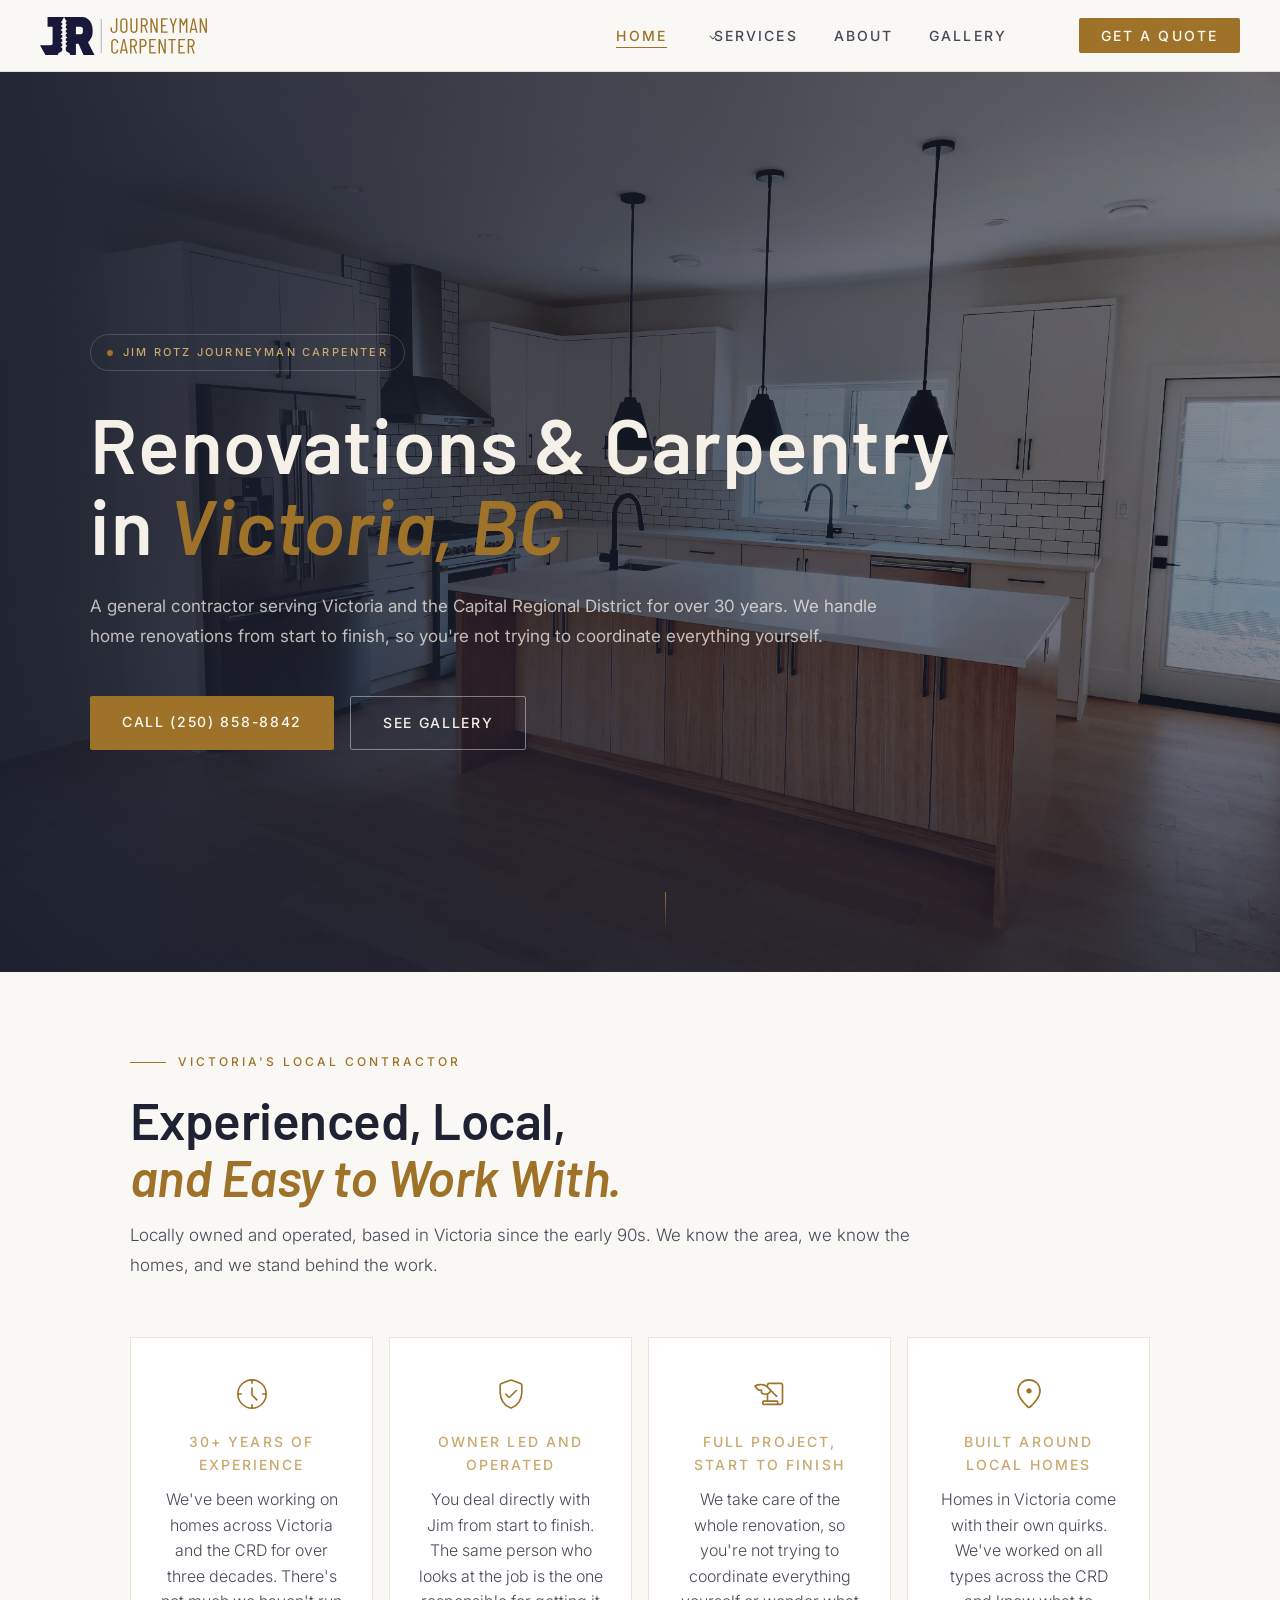
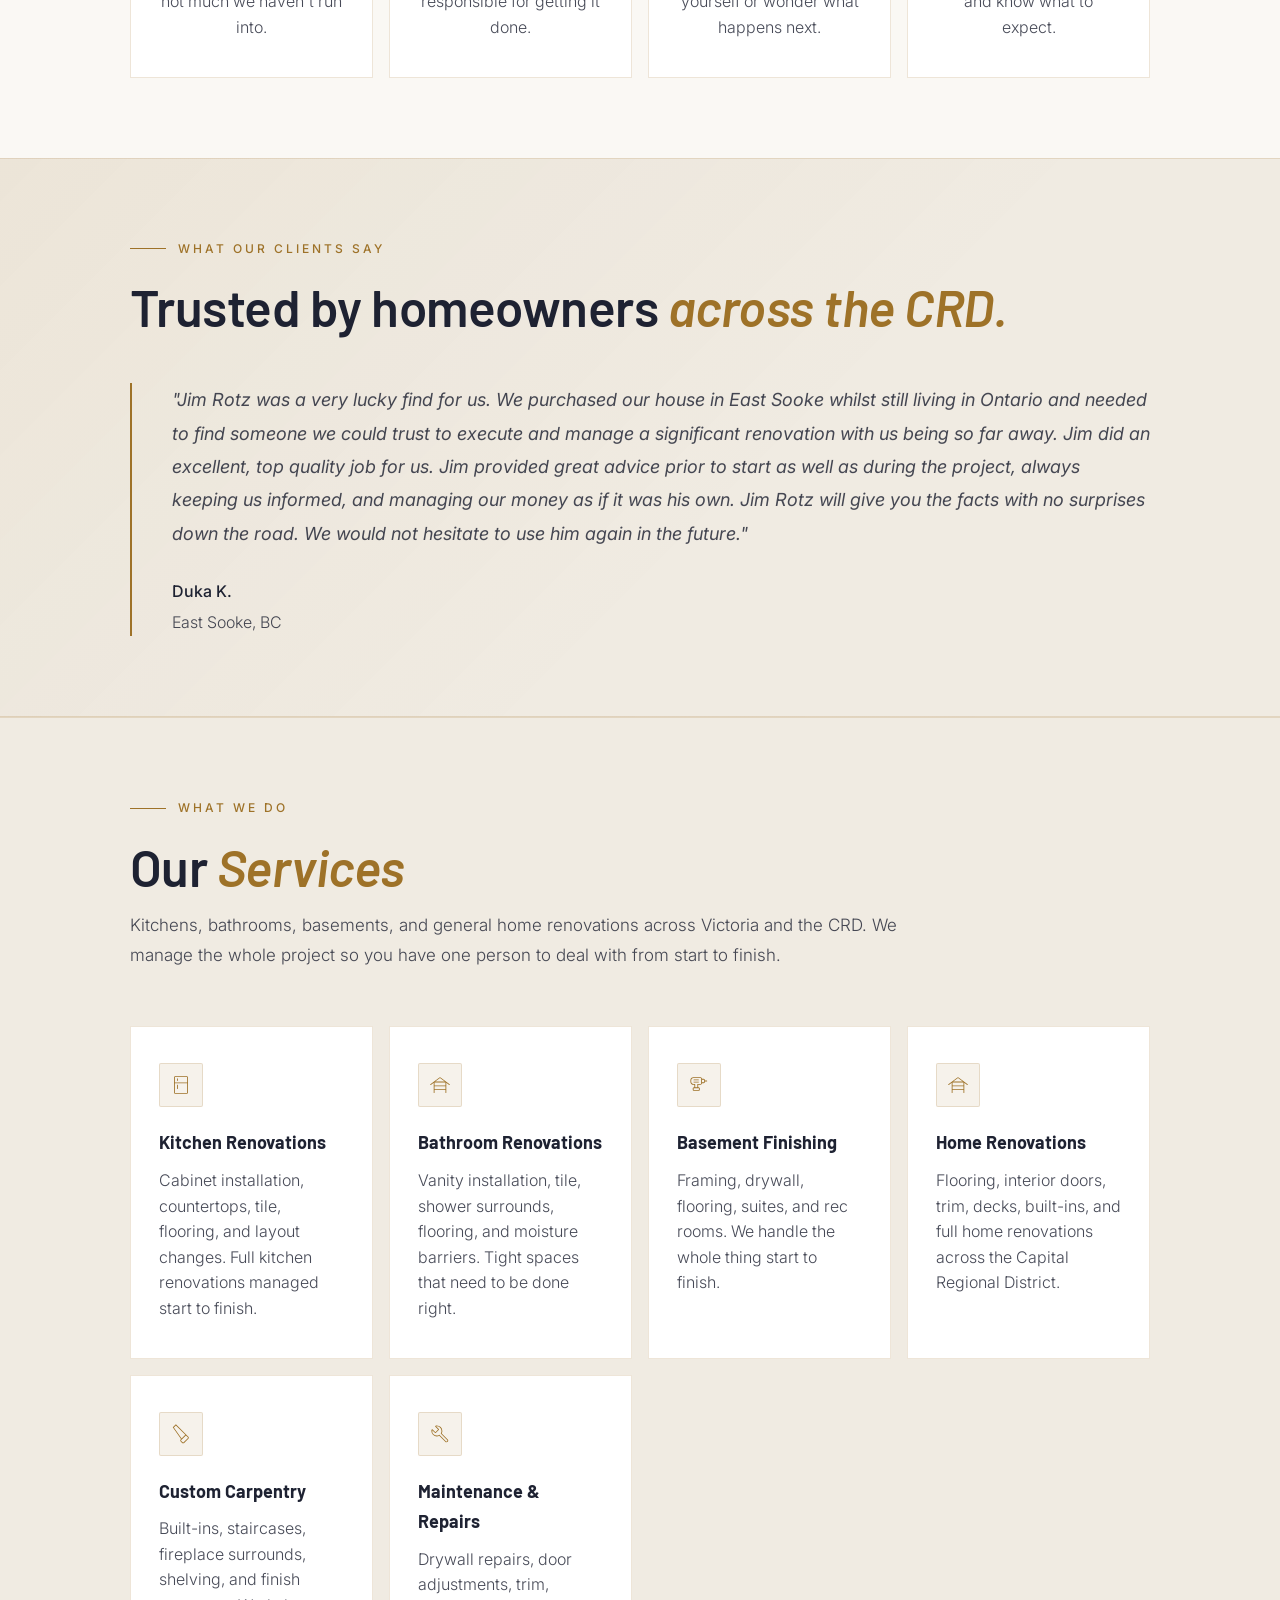
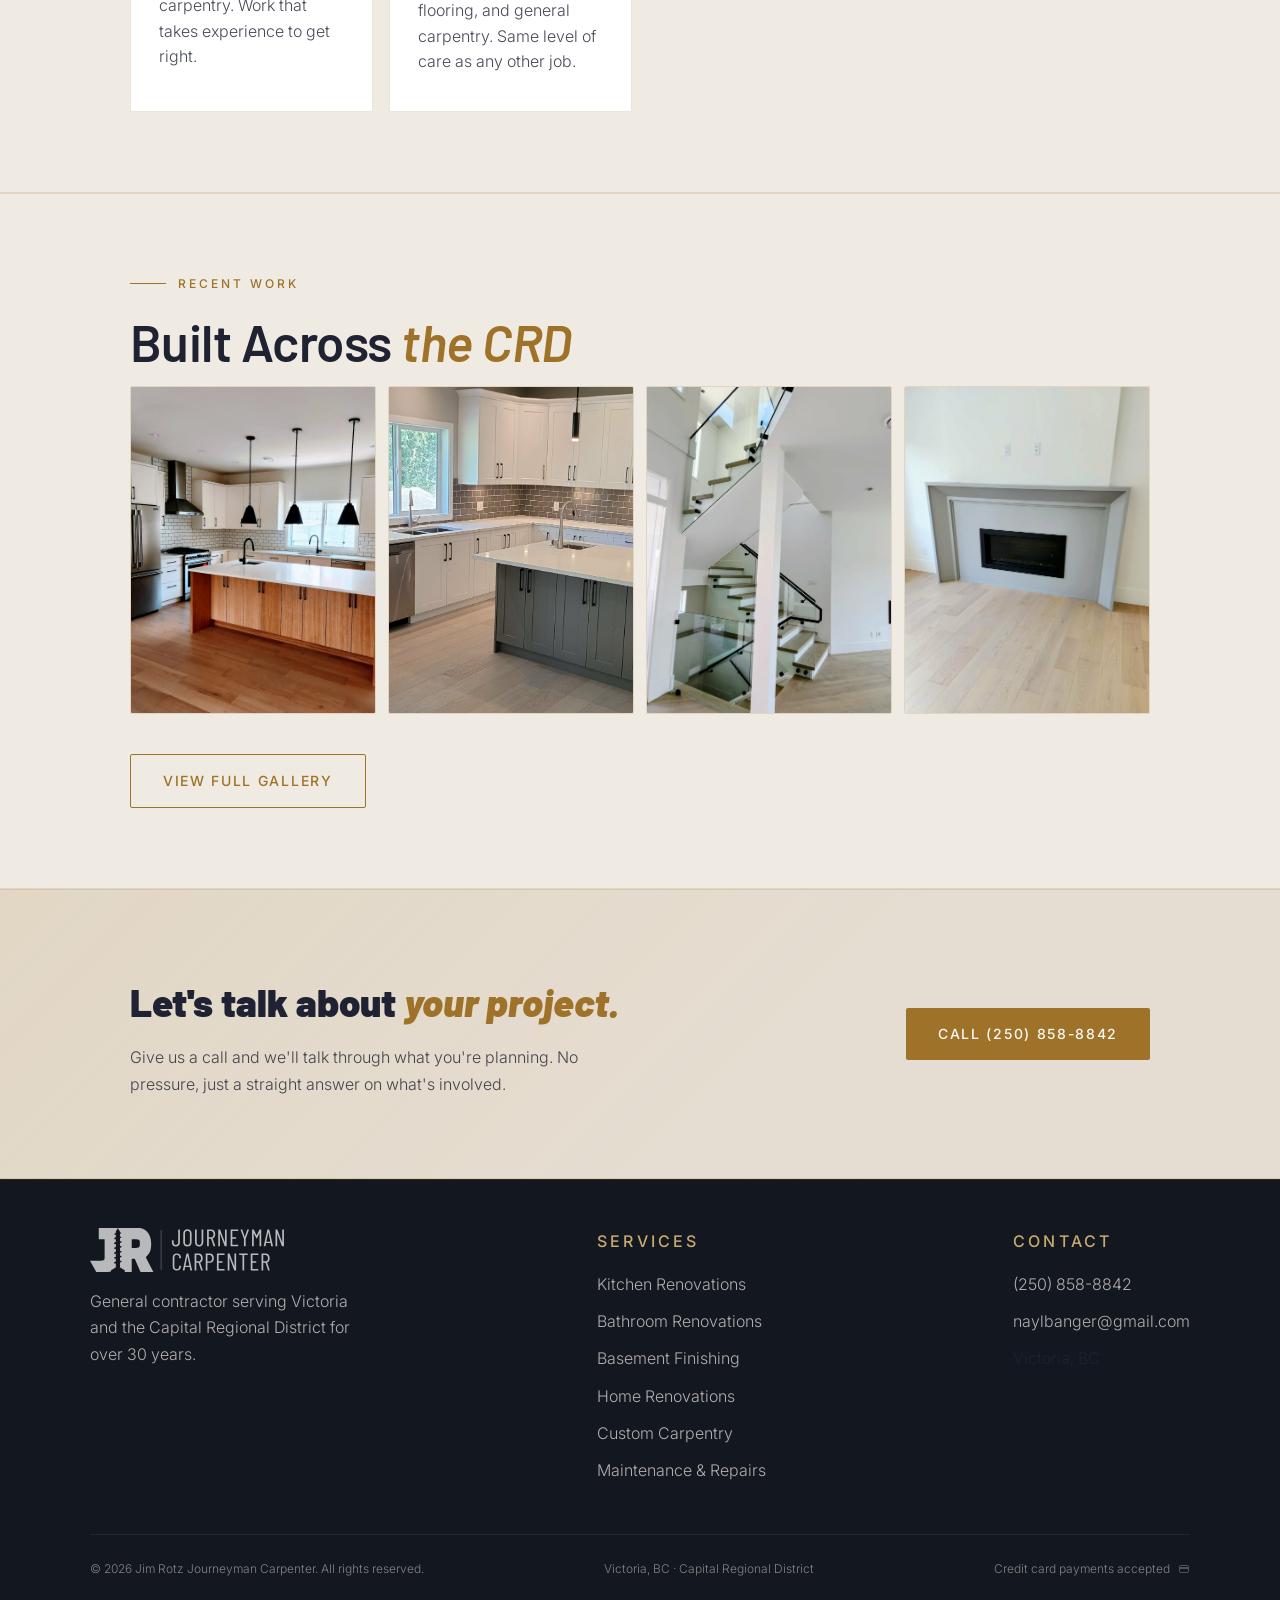
<file: index.html>
<!DOCTYPE html>
<html lang="en">
<head>
  <meta charset="UTF-8" />
  <meta name="viewport" content="width=device-width, initial-scale=1.0" />
  <title>Victoria Carpentry & Custom Renovations | Jim Rotz</title>
  <meta name="description" content="Locally owned and operated general contracting serving Victoria and the Capital Regional District for over 30 years. Kitchens, bathrooms, basements, custom carpentry, and more." />
  <meta name="robots" content="index, follow" />
  <meta name="google-site-verification" content="m-0gBYXN-gDLnYXA0Ug9wHJlXJKoPTssjAXEBtC_RPM" />
  <link rel="canonical" href="https://jimrotz.ca/" />

  <!-- Open Graph -->
  <meta property="og:type" content="website" />
  <meta property="og:url" content="https://jimrotz.ca/" />
  <meta property="og:title" content="Jim Rotz Carpentry &amp; Renovations - Victoria BC Contractor" />
  <meta property="og:description" content="Certified general contractor serving the CRD for 30+ years. Honest work, done right." />
  <meta property="og:image" content="https://jimrotz.ca/Photos/kitchen-renovation-white-cabinets-victoria-bc.jpeg" />

  <!-- Twitter Card -->
  <meta name="twitter:card" content="summary_large_image" />
  <meta name="twitter:title" content="Jim Rotz Carpentry &amp; Renovations - Victoria BC" />
  <meta name="twitter:description" content="Certified general contractor serving the CRD for 30+ years." />
  <meta name="twitter:image" content="https://jimrotz.ca/Photos/kitchen-renovation-white-cabinets-victoria-bc.jpeg" />

  <!-- LocalBusiness Schema -->
  <script type="application/ld+json">
  {
    "@context": "https://schema.org",
    "@type": "HomeAndConstructionBusiness",
    "name": "Jim Rotz Journeyman Carpenter",
    "description": "Certified general contractor serving Victoria and the Capital Regional District for over 30 years. Specialising in kitchen renovations, bathroom renovations, basement finishing, and custom carpentry.",
    "url": "https://jimrotz.ca",
    "telephone": "(250) 858-8842",
    "address": {
      "@type": "PostalAddress",
      "addressLocality": "Victoria",
      "addressRegion": "BC",
      "addressCountry": "CA"
    },
    "areaServed": {
      "@type": "AdministrativeArea",
      "name": "Capital Regional District"
    },
    "knowsAbout": ["Kitchen Renovations", "Bathroom Renovations", "Basement Finishing", "Custom Carpentry", "Decks", "General Contracting"],
    "hasCredential": "Certified Carpenter",
    "priceRange": "$$"
  }
  </script>

  <link rel="icon" type="image/svg+xml" href="favicon.svg" />
  <link rel="stylesheet" href="styles.css" />
  <style>
    /* ── Hero ── */
    .hero {
      min-height: 100vh;
      display: flex;
      align-items: center;
      position: relative;
      overflow: hidden;
      padding: 0 40px;
      color: #f5f0e8;
    }
    .hero .hero-sub    { color: rgba(245,240,232,0.75); }
    .hero .hero-tag    { color: #c8a96e; border-color: rgba(245,240,232,0.18); }
    .hero .section-eyebrow { color: #c8a96e; }
    .hero .section-eyebrow::before { background: #c8a96e; }
    .hero .hero-title em { color: #f5f0e8; }
    .hero .btn-outline { color: #f5f0e8; border-color: rgba(245,240,232,0.45); }
    .hero .btn-outline:hover { background: rgba(245,240,232,0.1); color: #f5f0e8; border-color: rgba(245,240,232,0.7); }

    .hero-bg {
      position: absolute;
      inset: 0;
      background-image: url('Photos/kitchen-renovation-white-cabinets-victoria-bc.jpeg');
      background-size: cover;
      background-position: center 40%;
      background-repeat: no-repeat;
    }

    /* Dark overlay so text stays legible */
    .hero-bg::after {
      content: '';
      position: absolute;
      inset: 0;
      background:
        linear-gradient(to right, rgba(26,31,46,0.94) 0%, rgba(26,31,46,0.70) 55%, rgba(26,31,46,0.50) 100%),
        linear-gradient(to top, rgba(26,31,46,0.6) 0%, transparent 40%);
    }

    .hero-content {
      position: relative;
      max-width: var(--max-width);
      margin: 0 auto;
      width: 100%;
      padding: 160px 0 120px;
      max-width: var(--max-width);
      margin: 0 auto;
    }

    .hero-tag {
      display: inline-flex;
      align-items: center;
      gap: 10px;
      font-size: 11px;
      font-weight: 500;
      letter-spacing: 0.2em;
      text-transform: uppercase;
      color: var(--warm);
      border: 1px solid var(--rule);
      padding: 8px 16px;
      border-radius: 100px;
      margin-bottom: 32px;
    }
    .hero-tag::before {
      content: '';
      width: 6px; height: 6px;
      background: var(--warm);
      border-radius: 50%;
    }

    .hero-title {
      font-family: var(--font-display);
      font-size: clamp(44px, 6vw, 80px);
      font-weight: 600;
      line-height: 1.05;
      margin-bottom: 28px;
      letter-spacing: 0.01em;
    }
    .hero-title em {
      font-style: italic;
      color: var(--warm);
    }

    .hero-sub {
      font-size: 17px;
      font-weight: 400;
      color: var(--cream-dim);
      line-height: 1.75;
      max-width: 800px;
      margin-bottom: 44px;
    }

    .hero-actions {
      display: flex;
      gap: 16px;
      flex-wrap: wrap;
    }

    /* Scroll indicator */
    .scroll-hint {
      position: absolute;
      bottom: 40px;
      left: 50%;
      transform: translateX(-50%);
      display: flex;
      flex-direction: column;
      align-items: center;
      gap: 8px;
      font-size: 11px;
      letter-spacing: 0.15em;
      text-transform: uppercase;
      color: var(--muted);
      animation: fadeUp 1s ease forwards 1.2s;
      opacity: 0;
    }
    .scroll-hint::after {
      content: '';
      width: 1px;
      height: 40px;
      background: linear-gradient(to bottom, var(--warm), transparent);
      animation: scrollPulse 2s ease infinite;
    }
    @keyframes scrollPulse {
      0%,100% { opacity: 0.4; transform: scaleY(1); }
      50%      { opacity: 1;   transform: scaleY(1.2); }
    }

    /* ── Services Preview ── */
    .services-preview {
      background: var(--slate-mid);
      border-top: 1px solid var(--rule);
      border-bottom: 1px solid var(--rule);
    }

    .services-grid {
      display: grid;
      grid-template-columns: repeat(auto-fit, minmax(200px, 1fr));
      gap: 16px;
    }

    .service-thumb {
      padding: 36px 28px;
      background: #fff;
      text-decoration: none;
      color: inherit;
      display: block;
      border: 1px solid var(--rule);
      position: relative;
      overflow: hidden;
      transition: background 0.3s, border-color 0.3s;
    }
    .service-thumb:hover {
      background: var(--warm-dim);
      border-color: var(--rule);
    }
    .service-thumb::after {
      content: '';
      position: absolute;
      bottom: 0; left: 0;
      width: 0; height: 2px;
      background: var(--warm);
      transition: width 0.4s;
    }
    .service-thumb:hover::after { width: 100%; }

    .service-icon {
      width: 44px; height: 44px;
      background: var(--warm-dim);
      border: 1px solid var(--rule);
      border-radius: var(--radius);
      display: flex; align-items: center; justify-content: center;
      margin-bottom: 20px;
    }
    .service-icon img {
      width: 24px;
      height: 24px;
    }

    .service-thumb h3 {
      font-family: var(--font-display);
      font-size: 18px;
      font-weight: 700;
      margin-bottom: 10px;
      color: var(--cream);
    }
    .service-thumb p {
      font-size: 16px;
      color: var(--muted);
      line-height: 1.6;
    }

    /* ── Trust Strip (imported from trust section) ── */
    .trust-strip {
      background: var(--slate);
    }

    .trust-pillars {
      display: grid;
      grid-template-columns: repeat(4, 1fr);
      gap: 16px;
      margin-bottom: 0;
    }

    .trust-pillar {
      background: #fff;
      border: 1px solid var(--rule);
      padding: 36px 28px;
      text-align: center;
      transition: background 0.3s;
    }
    .trust-pillar:hover { background: var(--warm-dim); }

    .trust-pillar-icon {
      width: 40px;
      height: 40px;
      margin: 0 auto 16px;
    }
    .trust-pillar-icon img {
      width: 100%;
      height: 100%;
    }
    .trust-pillar-label {
      font-size: 14px;
      font-weight: 500;
      letter-spacing: 0.15em;
      text-transform: uppercase;
      color: var(--warm-light);
      margin-bottom: 10px;
    }
    .trust-pillar-desc {
      font-size: 16px;
      color: var(--muted);
      line-height: 1.6;
    }

    /* ── CTA Banner ── */
    /* ── Recent Work ── */
    .work-preview {
      background: var(--slate-mid);
      border-top: 1px solid var(--rule);
      border-bottom: 1px solid var(--rule);
    }

    .work-grid {
      display: grid;
      grid-template-columns: repeat(4, 1fr);
      gap: 12px;
    }

    .work-photo {
      position: relative;
      overflow: hidden;
      border-radius: 2px;
      border: 1px solid var(--rule);
      display: block;
      aspect-ratio: 3/4;
    }

    .work-photo img {
      width: 100%;
      height: 100%;
      object-fit: cover;
      transition: transform 0.5s ease;
      display: block;
    }

    .work-photo:hover img { transform: scale(1.05); }

    .work-photo-label {
      position: absolute;
      bottom: 0; left: 0; right: 0;
      padding: 32px 16px 16px;
      background: linear-gradient(to top, rgba(20,23,34,0.8) 0%, transparent 100%);
      opacity: 0;
      transition: opacity 0.3s;
    }
    .work-photo:hover .work-photo-label { opacity: 1; }
    .work-photo-label span {
      display: block;
      font-size: 12px;
      font-weight: 500;
      letter-spacing: 0.1em;
      text-transform: uppercase;
      color: #f5f0e8;
    }
    .work-photo-label em {
      font-size: 11px;
      color: rgba(245,240,232,0.6);
      font-style: normal;
    }

    @media (max-width: 768px) { .work-grid { grid-template-columns: repeat(2, 1fr); } }
    @media (max-width: 480px) { .work-grid { grid-template-columns: 1fr 1fr; gap: 8px; } }

    .cta-banner {
      background:
        linear-gradient(135deg, rgba(200,169,110,0.12) 0%, transparent 60%),
        var(--slate-light);
      border-top: 1px solid var(--rule);
      border-bottom: 1px solid var(--rule);
    }

    .cta-banner .container {
      display: flex;
      align-items: center;
      justify-content: space-between;
      gap: 40px;
      flex-wrap: wrap;
    }

    .cta-banner h2 {
      font-family: var(--font-display);
      font-size: clamp(26px, 3vw, 40px);
      font-weight: 900;
    }
    .cta-banner h2 em { font-style: italic; color: var(--warm); }
    .cta-banner p {
      font-size: 16px;
      color: var(--cream-dim);
      margin-top: 8px;
      max-width: 480px;
    }

    /* ── Responsive ── */
    @media (max-width: 900px) {
      .trust-pillars { grid-template-columns: repeat(2, 1fr); }
    }

    @media (max-width: 600px) {
      .hero { padding: 0 24px; }
      .hero-actions { flex-direction: column; }
      .trust-pillars { grid-template-columns: 1fr; }
      .cta-banner .container { flex-direction: column; align-items: flex-start; }
    }
  </style>
</head>
<body>

  <!-- ════════════ NAV ════════════ -->
  <nav class="site-nav">
    <a href="index.html" class="nav-logo"><img src="icons/LOGO JR JOURNEYMAN CARPENTRY.svg" alt="Jim Rotz Journeyman Carpenter" /></a>
    <ul class="nav-links" id="navLinks">
      <li><a href="index.html" class="active">Home</a></li>
      <li class="nav-dropdown">
        <a href="services.html">Services</a>
        <ul class="dropdown-menu">
          <li><a href="kitchen-renovations.html">Kitchen Renovations</a></li>
          <li><a href="bathroom-renovations.html">Bathroom Renovations</a></li>
          <li><a href="basement-finishing.html">Basement Finishing</a></li>
          <li><a href="home-renovations.html">Home Renovations</a></li>
          <li><a href="custom-carpentry.html">Custom Carpentry</a></li>
          <li><a href="home-maintenance.html">Maintenance &amp; Repairs</a></li>
        </ul>
      </li>
      <li><a href="about.html">About</a></li>
      <li><a href="gallery.html">Gallery</a></li>
      <li><a href="contact.html" class="nav-cta">Get a Quote</a></li>
    </ul>
    <div class="nav-toggle" id="navToggle" aria-label="Toggle navigation">
      <span></span><span></span><span></span>
    </div>
  </nav>

  <main class="page-content">

    <!-- ════════════ HERO ════════════ -->
    <section class="hero">
      <div class="hero-bg"></div>
      <div class="hero-content">

        <div class="hero-left">
          <div class="hero-tag fade-up delay-1">Jim Rotz Journeyman Carpenter</div>
          <h1 class="hero-title fade-up delay-2">
            Renovations &amp; Carpentry <br>in <em style="color: var(--warm);">Victoria, BC</em>
          </h1>
          <p class="hero-sub fade-up delay-3">
            A general contractor serving Victoria and the Capital Regional District for over 30 years. We handle home renovations from start to finish, so you're not trying to coordinate everything yourself.
          </p>
          <div class="hero-actions fade-up delay-4">
            <a href="tel:+12508588842" class="btn btn-primary">Call (250) 858-8842</a>
            <a href="gallery.html" class="btn btn-outline">See Gallery</a>
          </div>
        </div>

      </div>
      <div class="scroll-hint">Scroll</div>
    </section>

    <!-- ════════════ TRUST ════════════ -->
    <section class="trust-strip">
      <div class="container">
        <p class="section-eyebrow fade-up">Victoria's Local Contractor</p>
        <h2 class="section-title fade-up delay-1">Experienced, Local,<br><em>and Easy to Work With.</em></h2>
        <p class="section-lead fade-up delay-2">Locally owned and operated, based in Victoria since the early 90s. We know the area, we know the homes, and we stand behind the work.</p>

        <div class="trust-pillars">
          <div class="trust-pillar fade-up delay-2">
            <div class="trust-pillar-icon"><img src="icons/clock.svg" alt="" /></div>
            <div class="trust-pillar-label">30+ Years of Experience</div>
            <div class="trust-pillar-desc">We've been working on homes across Victoria and the CRD for over three decades. There's not much we haven't run into.</div>
          </div>
          <div class="trust-pillar fade-up delay-3">
            <div class="trust-pillar-icon"><img src="icons/verified.svg" alt="" /></div>
            <div class="trust-pillar-label">Owner Led and Operated</div>
            <div class="trust-pillar-desc">You deal directly with Jim from start to finish. The same person who looks at the job is the one responsible for getting it done.</div>
          </div>
          <div class="trust-pillar fade-up delay-4">
            <div class="trust-pillar-icon"><img src="icons/certified.svg" alt="" /></div>
            <div class="trust-pillar-label">Full Project, Start to Finish</div>
            <div class="trust-pillar-desc">We take care of the whole renovation, so you're not trying to coordinate everything yourself or wonder what happens next.</div>
          </div>
          <div class="trust-pillar fade-up delay-5">
            <div class="trust-pillar-icon"><img src="icons/location.svg" alt="" /></div>
            <div class="trust-pillar-label">Built Around Local Homes</div>
            <div class="trust-pillar-desc">Homes in Victoria come with their own quirks. We've worked on all types across the CRD and know what to expect.</div>
          </div>
        </div>
      </div>
    </section>

    <!-- ════════════ TESTIMONIAL ════════════ -->
    <section style="background: linear-gradient(135deg, rgba(158,114,40,0.05) 0%, transparent 60%), var(--slate-mid); border-top: 1px solid var(--rule); border-bottom: 1px solid var(--rule); position: relative; overflow: hidden;">
      <div class="container" style="padding-top: 80px; padding-bottom: 80px;">
        <div class="fade-up">
          <p class="section-eyebrow" style="margin-bottom: 20px;">What Our Clients Say</p>
          <h2 class="section-title" style="margin-bottom: 48px;">Trusted by homeowners <em>across the CRD.</em></h2>
        </div>
        <blockquote class="fade-up delay-2" style="border-left: 2px solid var(--warm); padding-left: 40px;">
          <p style="font-size: 18px; font-weight: 400; line-height: 1.85; color: var(--cream-dim); font-style: italic; margin-bottom: 28px;">"Jim Rotz was a very lucky find for us. We purchased our house in East Sooke whilst still living in Ontario and needed to find someone we could trust to execute and manage a significant renovation with us being so far away. Jim did an excellent, top quality job for us. Jim provided great advice prior to start as well as during the project, always keeping us informed, and managing our money as if it was his own. Jim Rotz will give you the facts with no surprises down the road. We would not hesitate to use him again in the future."</p>
          <p style="font-size: 16px; font-weight: 500; color: var(--cream); margin-bottom: 4px;">Duka K.</p>
          <p style="font-size: 16px; color: var(--muted);">East Sooke, BC</p>
        </blockquote>
      </div>
    </section>

    <!-- ════════════ SERVICES PREVIEW ════════════ -->
    <section class="services-preview">
      <div class="container">
        <p class="section-eyebrow fade-up">What We Do</p>
        <h2 class="section-title fade-up delay-1">Our <em>Services</em></h2>
        <p class="section-lead fade-up delay-2">Kitchens, bathrooms, basements, and general home renovations across Victoria and the CRD. We manage the whole project so you have one person to deal with from start to finish.</p>

        <div class="services-grid">
          <a href="kitchen-renovations.html" class="service-thumb fade-up delay-2">
            <div class="service-icon">
              <img src="icons/kitchen.svg" alt="" />
            </div>
            <h3>Kitchen Renovations</h3>
            <p>Cabinet installation, countertops, tile, flooring, and layout changes. Full kitchen renovations managed start to finish.</p>
          </a>
          <a href="bathroom-renovations.html" class="service-thumb fade-up delay-3">
            <div class="service-icon">
              <img src="icons/reno.svg" alt="" />
            </div>
            <h3>Bathroom Renovations</h3>
            <p>Vanity installation, tile, shower surrounds, flooring, and moisture barriers. Tight spaces that need to be done right.</p>
          </a>
          <a href="basement-finishing.html" class="service-thumb fade-up delay-4">
            <div class="service-icon">
              <img src="icons/power drill.svg" alt="" />
            </div>
            <h3>Basement Finishing</h3>
            <p>Framing, drywall, flooring, suites, and rec rooms. We handle the whole thing start to finish.</p>
          </a>
          <a href="home-renovations.html" class="service-thumb fade-up delay-5">
            <div class="service-icon">
              <img src="icons/reno.svg" alt="" />
            </div>
            <h3>Home Renovations</h3>
            <p>Flooring, interior doors, trim, decks, built-ins, and full home renovations across the Capital Regional District.</p>
          </a>
          <a href="custom-carpentry.html" class="service-thumb fade-up delay-6">
            <div class="service-icon">
              <img src="icons/saw.svg" alt="" />
            </div>
            <h3>Custom Carpentry</h3>
            <p>Built-ins, staircases, fireplace surrounds, shelving, and finish carpentry. Work that takes experience to get right.</p>
          </a>
          <a href="home-maintenance.html" class="service-thumb fade-up delay-6">
            <div class="service-icon">
              <img src="icons/repair.svg" alt="" />
            </div>
            <h3>Maintenance &amp; Repairs</h3>
            <p>Drywall repairs, door adjustments, trim, flooring, and general carpentry. Same level of care as any other job.</p>
          </a>
        </div>
      </div>
    </section>

    <!-- ════════════ RECENT WORK ════════════ -->
    <section class="work-preview">
      <div class="container">
        <p class="section-eyebrow fade-up">Recent Work</p>
        <h2 class="section-title fade-up delay-1">Built Across <em>the CRD</em></h2>
        <div class="work-grid">
          <a href="kitchen-renovations.html" class="work-photo fade-up delay-2">
            <img src="Photos/kitchen-renovation-white-cabinets-victoria-bc.jpeg" alt="White kitchen renovation by Jim Rotz, Victoria BC" />
            <div class="work-photo-label"><span>Kitchen Renovation</span><em>Victoria, BC</em></div>
          </a>
          <a href="kitchen-renovations.html" class="work-photo fade-up delay-3">
            <img src="Photos/kitchen-renovation-custom-cabinetry-victoria-bc.jpeg" alt="Kitchen renovation with custom cabinetry by Jim Rotz" />
            <div class="work-photo-label"><span>Kitchen Renovation</span><em>Victoria, BC</em></div>
          </a>
          <a href="home-renovations.html" class="work-photo fade-up delay-4">
            <img src="Photos/custom-staircase-carpentry-victoria-bc.jpeg" alt="Custom staircase carpentry by Jim Rotz, Victoria BC" />
            <div class="work-photo-label"><span>Custom Staircase</span><em>Victoria, BC</em></div>
          </a>
          <a href="home-renovations.html" class="work-photo fade-up delay-5">
            <img src="Photos/custom-fireplace-surround-victoria-bc.jpeg" alt="Custom fireplace surround by Jim Rotz, Victoria BC" />
            <div class="work-photo-label"><span>Fireplace Surround</span><em>Victoria, BC</em></div>
          </a>
        </div>
        <div style="margin-top: 40px;" class="fade-up delay-4">
          <a href="gallery.html" class="btn btn-outline">View Full Gallery</a>
        </div>
      </div>
    </section>

    <!-- ════════════ CTA BANNER ════════════ -->
    <section class="cta-banner">
      <div class="container">
        <div class="fade-up">
          <h2>Let's talk about <em>your project.</em></h2>
          <p>Give us a call and we'll talk through what you're planning. No pressure, just a straight answer on what's involved.</p>
        </div>
        <a href="tel:+12508588842" class="btn btn-primary fade-up delay-2">Call (250) 858-8842</a>
      </div>
    </section>

  </main>

  <!-- ════════════ FOOTER ════════════ -->
  <footer class="site-footer">
    <div class="footer-inner">
      <div class="footer-brand">
        <a href="index.html" class="nav-logo"><img src="icons/LOGO JR JOURNEYMAN CARPENTRY.svg" alt="Jim Rotz Journeyman Carpenter" /></a>
        <p>General contractor serving Victoria and the Capital Regional District for over 30 years.</p>
      </div>
      <div class="footer-col">
        <h4>Services</h4>
        <ul>
          <li><a href="kitchen-renovations.html">Kitchen Renovations</a></li>
          <li><a href="bathroom-renovations.html">Bathroom Renovations</a></li>
          <li><a href="basement-finishing.html">Basement Finishing</a></li>
          <li><a href="home-renovations.html">Home Renovations</a></li>
          <li><a href="custom-carpentry.html">Custom Carpentry</a></li>
          <li><a href="home-maintenance.html">Maintenance &amp; Repairs</a></li>
        </ul>
      </div>
      <div class="footer-col">
        <h4>Contact</h4>
        <ul>
          <li><a href="tel:+12508588842">(250) 858-8842</a></li>
          <li><a href="mailto:naylbanger@gmail.com">naylbanger@gmail.com</a></li>
          <li><span>Victoria, BC</span></li>
        </ul>
      </div>

    </div>
    <div class="footer-bottom">
      <p>&copy; 2026 Jim Rotz Journeyman Carpenter. All rights reserved.</p>
      <p>Victoria, BC · Capital Regional District</p>
      <p style="display:flex; align-items:center; gap:8px; font-size:12px; color:rgba(245,240,232,0.5);">Credit card payments accepted <img src="icons/creditcard.svg" alt="" style="height:12px; width:auto; filter: brightness(0) invert(1); opacity:0.5;" /></p>
    </div>
  </footer>

  <script>
    // Mobile nav toggle
    const toggle = document.getElementById('navToggle');
    const links  = document.getElementById('navLinks');
    toggle.addEventListener('click', () => links.classList.toggle('open'));

    // Simple scroll-based fade-in for elements below the fold
    const observer = new IntersectionObserver((entries) => {
      entries.forEach(e => {
        if (e.isIntersecting) {
          e.target.style.animationPlayState = 'running';
          observer.unobserve(e.target);
        }
      });
    }, { threshold: 0.15 });

    document.querySelectorAll('.fade-up').forEach(el => {
      el.style.animationPlayState = 'paused';
      observer.observe(el);
    });
  </script>

</body>
</html>
</file>
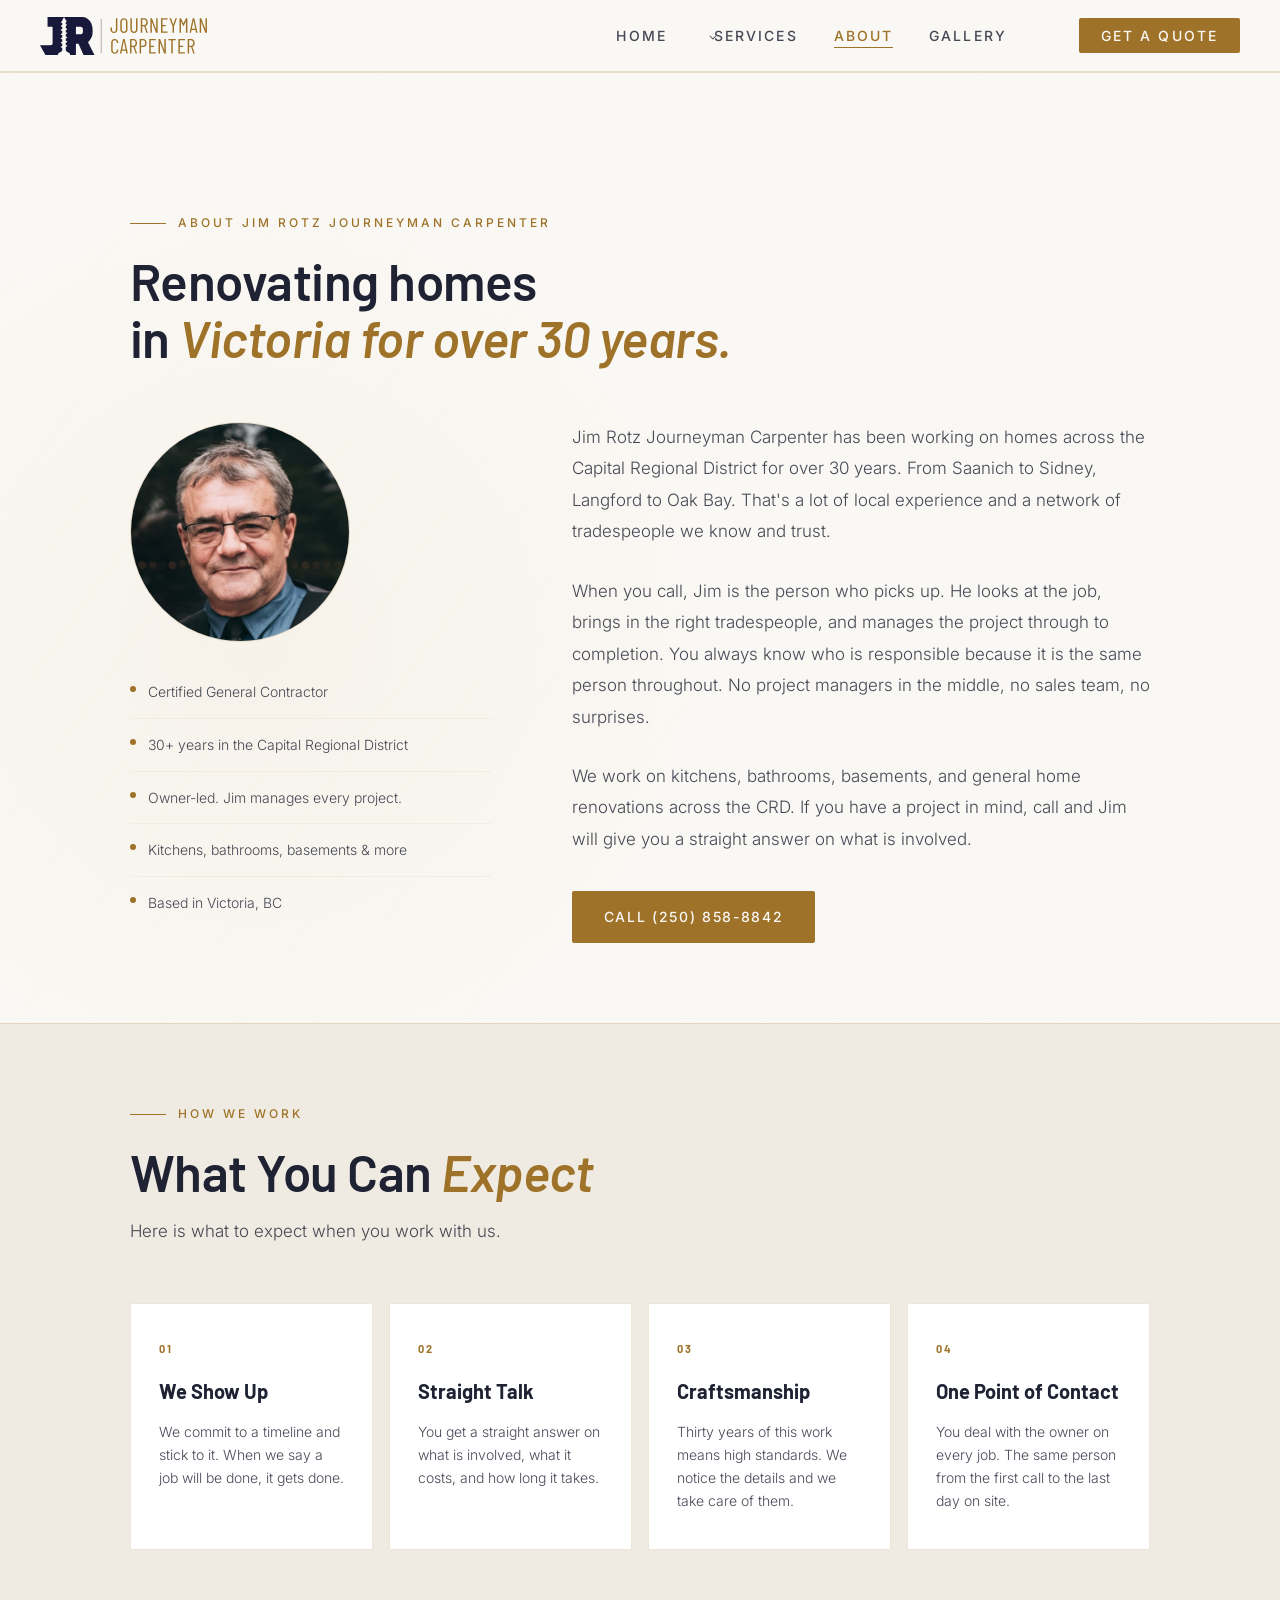
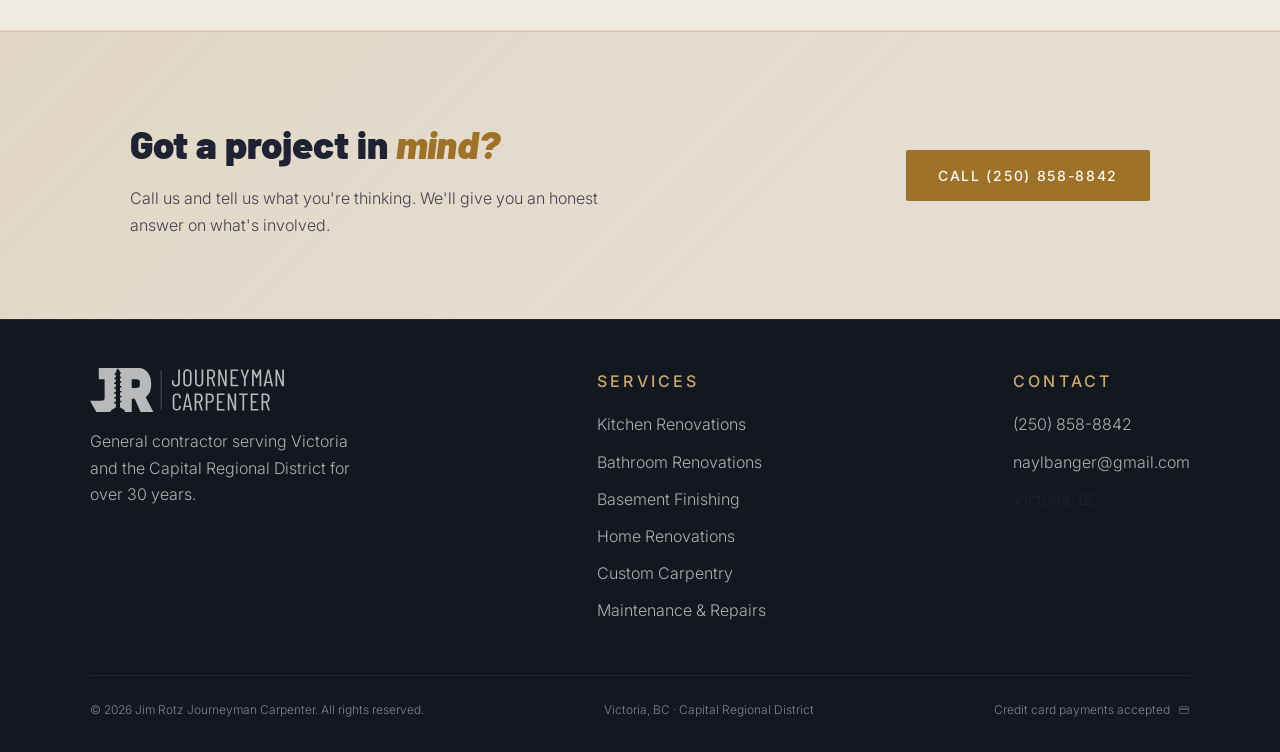
<file: about.html>
<!DOCTYPE html>
<html lang="en">
<head>
  <meta charset="UTF-8" />
  <meta name="viewport" content="width=device-width, initial-scale=1.0" />
  <title>About Jim Rotz | Victoria Carpentry &amp; Custom Renovations</title>
  <meta name="description" content="Meet Jim Rotz - a certified general contractor with 30+ years of experience across the Capital Regional District. Straight talk, quality workmanship, and one consistent point of contact." />
  <meta name="robots" content="index, follow" />
  <link rel="canonical" href="https://jimrotz.ca/about.html" />

  <!-- Open Graph -->
  <meta property="og:type" content="profile" />
  <meta property="og:url" content="https://jimrotz.ca/about.html" />
  <meta property="og:title" content="About Jim Rotz - Certified Carpenter, Victoria BC" />
  <meta property="og:description" content="30+ years of hands-on experience. Certified carpenter. One point of contact from quote to completion." />
  <meta property="og:image" content="https://jimrotz.ca/Photos/jim-rotz-certified-carpenter-victoria-bc.jpg" />

  <!-- Twitter Card -->
  <meta name="twitter:card" content="summary_large_image" />
  <meta name="twitter:title" content="About Jim Rotz - Certified Carpenter, Victoria BC" />
  <meta name="twitter:description" content="30+ years of hands-on experience. Certified carpenter. One point of contact from quote to completion." />
  <meta name="twitter:image" content="https://jimrotz.ca/Photos/jim-rotz-certified-carpenter-victoria-bc.jpg" />

  <!-- Person Schema -->
  <script type="application/ld+json">
  {
    "@context": "https://schema.org",
    "@type": "Person",
    "name": "Jim Rotz",
    "jobTitle": "Certified Carpenter and General Contractor",
    "telephone": "(250) 858-8842",
    "email": "naylbanger@gmail.com",
    "worksFor": {
      "@type": "HomeAndConstructionBusiness",
      "name": "Jim Rotz Journeyman Carpenter",
      "url": "https://jimrotz.ca"
    },
    "address": {
      "@type": "PostalAddress",
      "addressLocality": "Victoria",
      "addressRegion": "BC",
      "addressCountry": "CA"
    },
    "knowsAbout": ["Carpentry", "Kitchen Renovations", "Bathroom Renovations", "Basement Finishing", "General Contracting"]
  }
  </script>

  <link rel="icon" type="image/svg+xml" href="favicon.svg" />
  <link rel="stylesheet" href="styles.css" />
  <style>
    /* ── Page Hero ── */
    .page-hero {
      padding: 140px 40px 80px;
      position: relative;
      overflow: hidden;
    }
    .page-hero-bg {
      position: absolute; inset: 0;
      background: radial-gradient(ellipse 60% 80% at 20% 60%, rgba(200,169,110,0.07) 0%, transparent 60%);
    }
    .page-hero-bg::after {
      content: ''; position: absolute; inset: 0;
      background-image: repeating-linear-gradient(-55deg, transparent, transparent 60px, rgba(200,169,110,0.03) 60px, rgba(200,169,110,0.03) 61px);
    }
    .page-hero .container { position: relative; padding-top: 0; padding-bottom: 0; }

    /* ── Bio Section ── */
    .bio-section { border-top: 1px solid var(--rule); }
    .bio-grid {
      display: grid;
      grid-template-columns: 1fr 1.6fr;
      gap: 80px;
      align-items: start;
    }

    .bio-aside {
      position: sticky;
      top: calc(var(--nav-height) + 32px);
    }

    /* Photo placeholder */
    .photo-frame {
      width: 220px;
      height: 220px;
      border-radius: 50%;
      border: 1px solid var(--rule);
      margin-bottom: 24px;
      position: relative;
      overflow: hidden;
    }
    .photo-frame img {
      width: 100%;
      height: 100%;
      object-fit: cover;
      object-position: center top;
      display: block;
      filter: grayscale(20%);
    }

    .credential-list { list-style: none; }
    .credential-list li {
      display: flex;
      align-items: flex-start;
      gap: 12px;
      padding: 14px 0;
      border-bottom: 1px solid rgba(200,169,110,0.1);
      font-size: 14px;
      color: var(--cream-dim);
    }
    .credential-list li:last-child { border-bottom: none; }
    .cred-dot {
      width: 6px; height: 6px;
      background: var(--warm);
      border-radius: 50%;
      flex-shrink: 0;
      margin-top: 6px;
    }

    /* Bio content */
    .bio-content {}

    .bio-content p {
      font-size: 17px;
      font-weight: 300;
      color: var(--cream-dim);
      line-height: 1.85;
      margin-bottom: 28px;
    }

    .bio-content p strong {
      color: var(--cream);
      font-weight: 500;
    }

    .pull-quote {
      border-left: 3px solid var(--warm);
      padding: 4px 0 4px 28px;
      margin: 40px 0;
    }
    .pull-quote p {
      font-family: var(--font-display);
      font-size: 22px !important;
      font-style: italic;
      color: var(--cream) !important;
      line-height: 1.5 !important;
      margin: 0 !important;
    }

    /* ── Values ── */
    .values-section {
      background: var(--slate-mid);
      border-top: 1px solid var(--rule);
      border-bottom: 1px solid var(--rule);
    }

    .values-grid {
      display: grid;
      grid-template-columns: repeat(auto-fit, minmax(240px, 1fr));
      gap: 16px;
    }

    .value-card {
      padding: 36px 28px;
      background: #fff;
      border: 1px solid var(--rule);
      position: relative;
      overflow: hidden;
      transition: background 0.3s, border-color 0.3s;
    }
    .value-card:hover {
      background: var(--warm-dim);
      border-color: var(--rule);
    }
    .value-card::after {
      content: ''; position: absolute;
      bottom: 0; left: 0;
      width: 0; height: 2px;
      background: var(--warm);
      transition: width 0.4s;
    }
    .value-card:hover::after { width: 100%; }

    .value-num {
      font-family: var(--font-display);
      font-size: 11px;
      font-weight: 700;
      letter-spacing: 0.2em;
      color: var(--warm);
      text-transform: uppercase;
      margin-bottom: 16px;
    }
    .value-card h3 {
      font-family: var(--font-display);
      font-size: 20px;
      font-weight: 700;
      margin-bottom: 12px;
    }
    .value-card p {
      font-size: 14px;
      color: var(--muted);
      line-height: 1.65;
    }

    /* ── CTA ── */
    .cta-banner {
      background: linear-gradient(135deg, rgba(200,169,110,0.12) 0%, transparent 60%), var(--slate-light);
      border-top: 1px solid var(--rule);
    }
    .cta-banner .container {
      display: flex; align-items: center;
      justify-content: space-between;
      gap: 40px; flex-wrap: wrap;
    }
    .cta-banner h2 {
      font-family: var(--font-display);
      font-size: clamp(26px, 3vw, 40px);
      font-weight: 900;
    }
    .cta-banner h2 em { font-style: italic; color: var(--warm); }
    .cta-banner p { font-size: 16px; color: var(--cream-dim); margin-top: 8px; max-width: 480px; }

    @media (max-width: 900px) {
      .bio-grid { grid-template-columns: 1fr; gap: 48px; }
      .bio-aside { position: static; }
      .photo-frame { aspect-ratio: 4/3; max-width: 400px; }
    }
    @media (max-width: 600px) {
      .page-hero { padding: 120px 24px 56px; }
      .cta-banner .container { flex-direction: column; align-items: flex-start; }
    }
  </style>
</head>
<body>

  <!-- NAV -->
  <nav class="site-nav">
    <a href="index.html" class="nav-logo"><img src="icons/LOGO JR JOURNEYMAN CARPENTRY.svg" alt="Jim Rotz Journeyman Carpenter" /></a>
    <ul class="nav-links" id="navLinks">
      <li><a href="index.html">Home</a></li>
      <li class="nav-dropdown">
        <a href="services.html">Services</a>
        <ul class="dropdown-menu">
          <li><a href="kitchen-renovations.html">Kitchen Renovations</a></li>
          <li><a href="bathroom-renovations.html">Bathroom Renovations</a></li>
          <li><a href="basement-finishing.html">Basement Finishing</a></li>
          <li><a href="home-renovations.html">Home Renovations</a></li>
          <li><a href="custom-carpentry.html">Custom Carpentry</a></li>
          <li><a href="home-maintenance.html">Maintenance &amp; Repairs</a></li>
        </ul>
      </li>
      <li><a href="about.html" class="active">About</a></li>
      <li><a href="gallery.html">Gallery</a></li>
      <li><a href="contact.html" class="nav-cta">Get a Quote</a></li>
    </ul>
    <div class="nav-toggle" id="navToggle"><span></span><span></span><span></span></div>
  </nav>

  <main class="page-content">

    <!-- BIO -->
    <section class="page-hero bio-section">
      <div class="page-hero-bg"></div>
      <div class="container" style="position: relative;">
        <p class="section-eyebrow fade-up">About Jim Rotz Journeyman Carpenter</p>
        <h1 class="section-title fade-up delay-1">Renovating homes<br>in <em>Victoria for over 30 years.</em></h1>
        <div class="bio-grid" style="margin-top: 56px;">

          <div class="bio-aside fade-up delay-2">
            <div class="photo-frame">
              <img src="Photos/jim-rotz-certified-carpenter-victoria-bc.jpg" alt="Jim Rotz, certified carpenter and general contractor, Victoria BC" />
            </div>
            <ul class="credential-list">
              <li><div class="cred-dot"></div><span>Certified General Contractor</span></li>
              <li><div class="cred-dot"></div><span>30+ years in the Capital Regional District</span></li>
              <li><div class="cred-dot"></div><span>Owner-led. Jim manages every project.</span></li>
              <li><div class="cred-dot"></div><span>Kitchens, bathrooms, basements &amp; more</span></li>
              <li><div class="cred-dot"></div><span>Based in Victoria, BC</span></li>
            </ul>
          </div>

          <div class="bio-content fade-up delay-3">
            <p>Jim Rotz Journeyman Carpenter has been working on homes across the Capital Regional District for over 30 years. From Saanich to Sidney, Langford to Oak Bay. That's a lot of local experience and a network of tradespeople we know and trust.</p>

            <p>When you call, Jim is the person who picks up. He looks at the job, brings in the right tradespeople, and manages the project through to completion. You always know who is responsible because it is the same person throughout. No project managers in the middle, no sales team, no surprises.</p>

            <p>We work on kitchens, bathrooms, basements, and general home renovations across the CRD. If you have a project in mind, call and Jim will give you a straight answer on what is involved.</p>

            <a href="tel:+12508588842" class="btn btn-primary" style="margin-top: 8px;">Call (250) 858-8842</a>
          </div>

        </div>
      </div>
    </section>

    <!-- VALUES -->
    <section class="values-section">
      <div class="container">
        <p class="section-eyebrow fade-up">How We Work</p>
        <h2 class="section-title fade-up delay-1">What You Can <em>Expect</em></h2>
        <p class="section-lead fade-up delay-2">Here is what to expect when you work with us.</p>

        <div class="values-grid">
          <div class="value-card fade-up delay-2">
            <div class="value-num">01</div>
            <h3>We Show Up</h3>
            <p>We commit to a timeline and stick to it. When we say a job will be done, it gets done.</p>
          </div>
          <div class="value-card fade-up delay-3">
            <div class="value-num">02</div>
            <h3>Straight Talk</h3>
            <p>You get a straight answer on what is involved, what it costs, and how long it takes.</p>
          </div>
          <div class="value-card fade-up delay-4">
            <div class="value-num">03</div>
            <h3>Craftsmanship</h3>
            <p>Thirty years of this work means high standards. We notice the details and we take care of them.</p>
          </div>
          <div class="value-card fade-up delay-5">
            <div class="value-num">04</div>
            <h3>One Point of Contact</h3>
            <p>You deal with the owner on every job. The same person from the first call to the last day on site.</p>
          </div>
        </div>
      </div>
    </section>

    <!-- CTA -->
    <section class="cta-banner">
      <div class="container">
        <div class="fade-up">
          <h2>Got a project in <em>mind?</em></h2>
          <p>Call us and tell us what you're thinking. We'll give you an honest answer on what's involved.</p>
        </div>
        <a href="tel:+12508588842" class="btn btn-primary fade-up delay-2">Call (250) 858-8842</a>
      </div>
    </section>

  </main>

  <!-- FOOTER -->
  <footer class="site-footer">
    <div class="footer-inner">
      <div class="footer-brand">
        <a href="index.html" class="nav-logo"><img src="icons/LOGO JR JOURNEYMAN CARPENTRY.svg" alt="Jim Rotz Journeyman Carpenter" /></a>
        <p>General contractor serving Victoria and the Capital Regional District for over 30 years.</p>
      </div>
      <div class="footer-col">
        <h4>Services</h4>
        <ul>
          <li><a href="kitchen-renovations.html">Kitchen Renovations</a></li>
          <li><a href="bathroom-renovations.html">Bathroom Renovations</a></li>
          <li><a href="basement-finishing.html">Basement Finishing</a></li>
          <li><a href="home-renovations.html">Home Renovations</a></li>
          <li><a href="custom-carpentry.html">Custom Carpentry</a></li>
          <li><a href="home-maintenance.html">Maintenance &amp; Repairs</a></li>
        </ul>
      </div>
      <div class="footer-col">
        <h4>Contact</h4>
        <ul>
          <li><a href="tel:+12508588842">(250) 858-8842</a></li>
          <li><a href="mailto:naylbanger@gmail.com">naylbanger@gmail.com</a></li>
          <li><span>Victoria, BC</span></li>
        </ul>
      </div>

    </div>
    <div class="footer-bottom">
      <p>&copy; 2026 Jim Rotz Journeyman Carpenter. All rights reserved.</p>
      <p>Victoria, BC · Capital Regional District</p>
      <p style="display:flex; align-items:center; gap:8px; font-size:12px; color:rgba(245,240,232,0.5);">Credit card payments accepted <img src="icons/creditcard.svg" alt="" style="height:12px; width:auto; filter: brightness(0) invert(1); opacity:0.5;" /></p>
    </div>
  </footer>

  <script>
    const toggle = document.getElementById('navToggle');
    const links  = document.getElementById('navLinks');
    toggle.addEventListener('click', () => links.classList.toggle('open'));
    const observer = new IntersectionObserver((entries) => {
      entries.forEach(e => { if (e.isIntersecting) { e.target.style.animationPlayState = 'running'; observer.unobserve(e.target); } });
    }, { threshold: 0.12 });
    document.querySelectorAll('.fade-up').forEach(el => { el.style.animationPlayState = 'paused'; observer.observe(el); });
  </script>

</body>
</html>
</file>
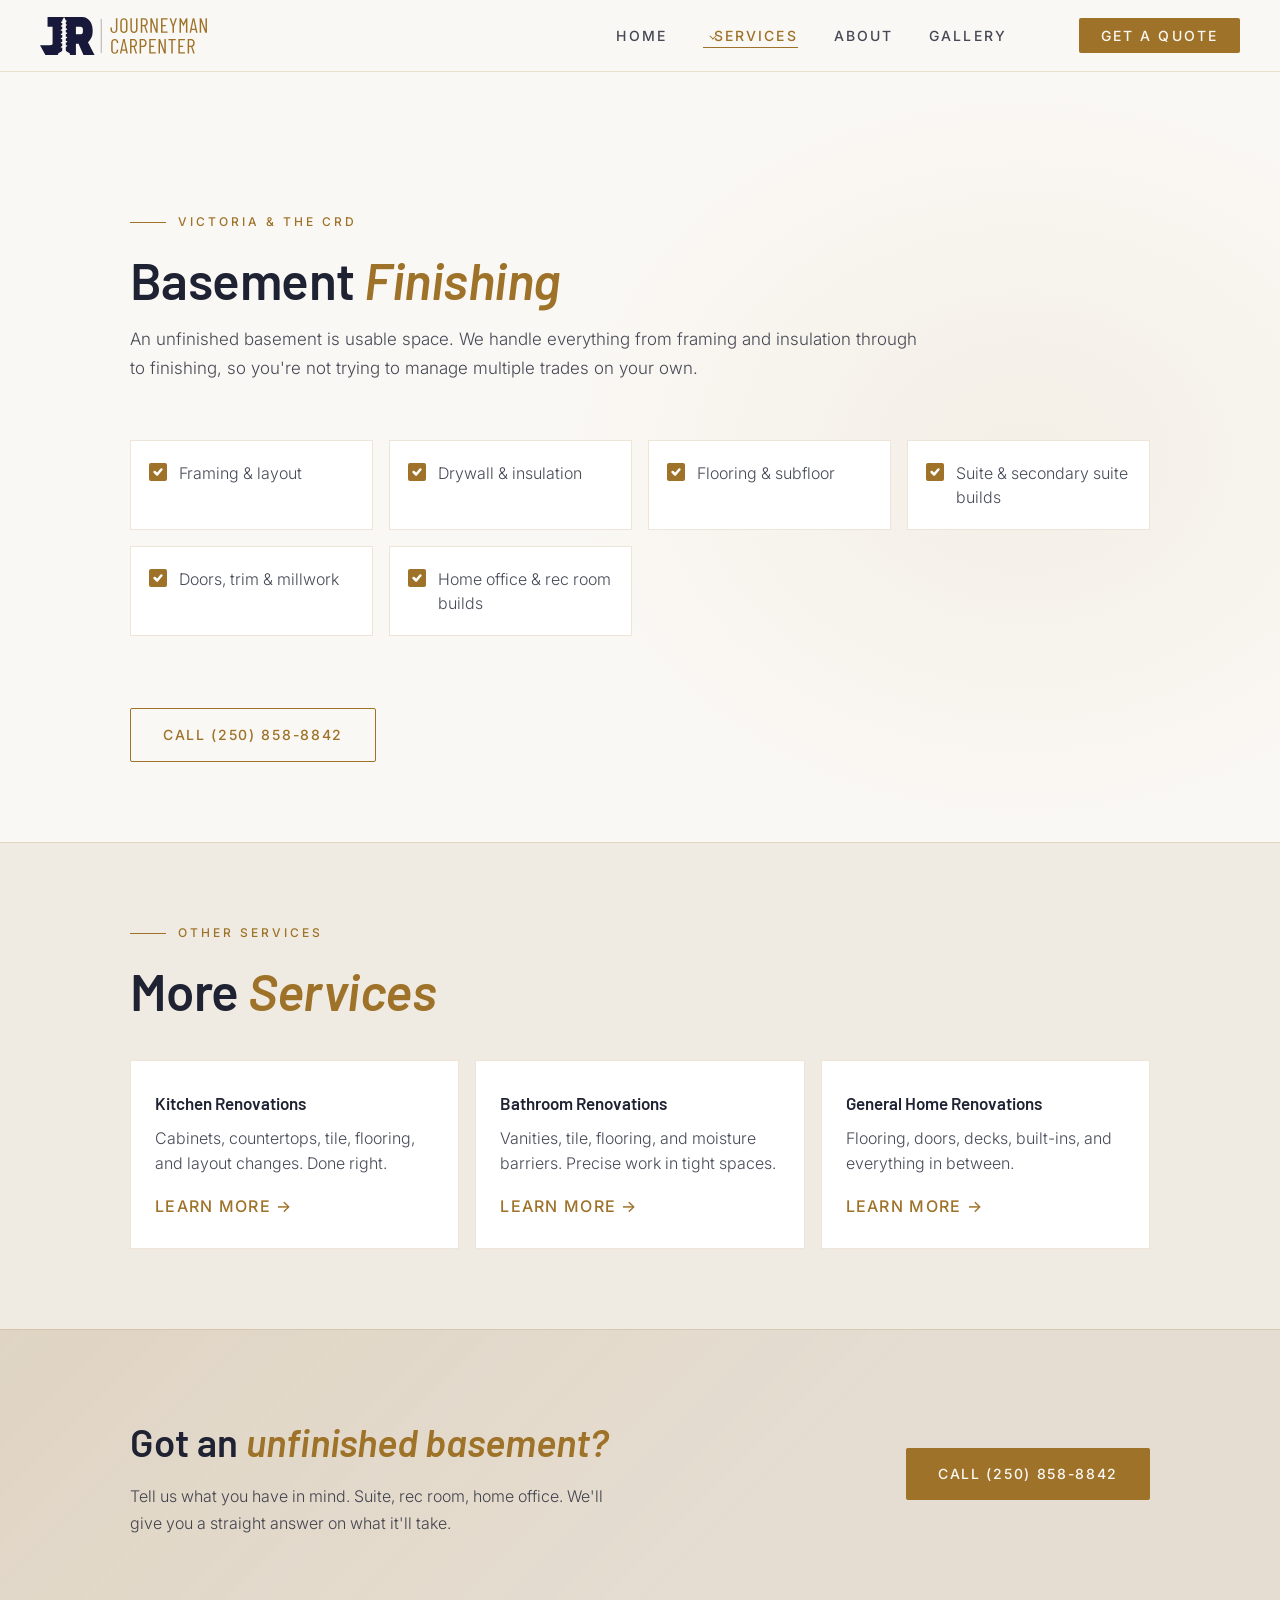
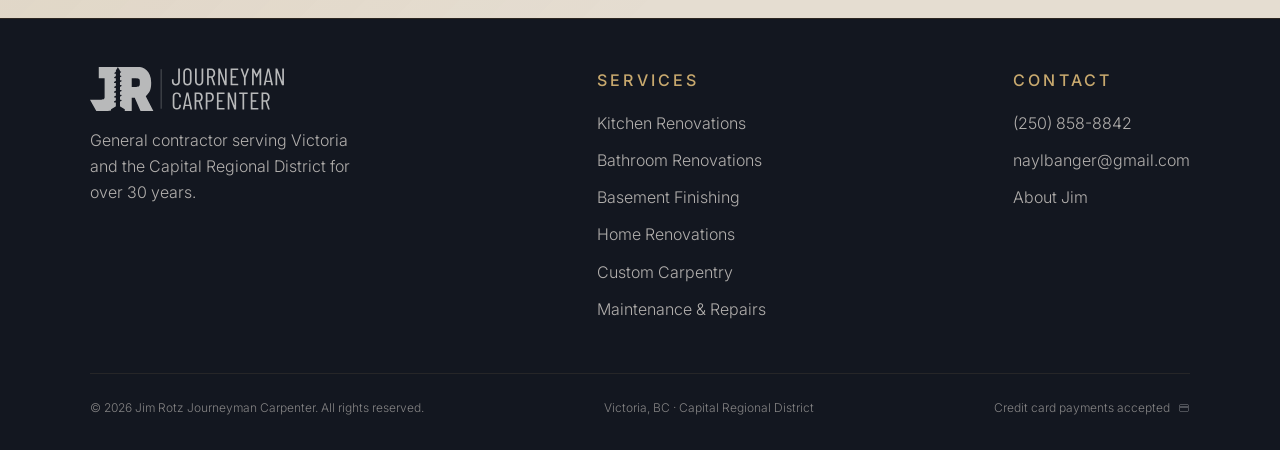
<file: basement-finishing.html>
<!DOCTYPE html>
<html lang="en">
<head>
  <meta charset="UTF-8" />
  <meta name="viewport" content="width=device-width, initial-scale=1.0" />
  <title>Basement Finishing Victoria BC | Jim Rotz</title>
  <meta name="description" content="Basement finishing and secondary suites in Victoria and the CRD. Framing, drywall, flooring, insulation, and full suite builds by certified general contractor Jim Rotz." />
  <meta name="robots" content="index, follow" />
  <link rel="canonical" href="https://jimrotz.ca/basement-finishing.html" />

  <meta property="og:type" content="website" />
  <meta property="og:url" content="https://jimrotz.ca/basement-finishing.html" />
  <meta property="og:title" content="Basement Finishing Victoria BC - Jim Rotz Carpentry" />
  <meta property="og:description" content="Framing, drywall, flooring, insulation, and secondary suite builds. 30+ years experience across the CRD." />
  <meta property="og:image" content="https://jimrotz.ca/Photos/custom-staircase-basement-victoria-bc.jpg" />

  <meta name="twitter:card" content="summary_large_image" />
  <meta name="twitter:title" content="Basement Finishing Victoria BC - Jim Rotz Carpentry" />
  <meta name="twitter:description" content="Framing, drywall, flooring, insulation, and secondary suite builds. 30+ years experience across the CRD." />
  <meta name="twitter:image" content="https://jimrotz.ca/Photos/custom-staircase-basement-victoria-bc.jpg" />

  <script type="application/ld+json">
  {
    "@context": "https://schema.org",
    "@type": "Service",
    "name": "Basement Finishing",
    "description": "Full basement finishing service including framing, drywall, insulation, flooring, secondary suite builds, and trim. Serving Victoria and the Capital Regional District.",
    "provider": {
      "@type": "HomeAndConstructionBusiness",
      "name": "Jim Rotz Journeyman Carpenter",
      "url": "https://jimrotz.ca",
      "telephone": "(250) 858-8842",
      "address": {
        "@type": "PostalAddress",
        "addressLocality": "Victoria",
        "addressRegion": "BC",
        "addressCountry": "CA"
      }
    },
    "areaServed": { "@type": "AdministrativeArea", "name": "Capital Regional District" },
    "serviceType": "Basement Finishing"
  }
  </script>

  <link rel="icon" type="image/svg+xml" href="favicon.svg" />
  <link rel="stylesheet" href="styles.css" />
  <style>
    .page-hero { padding: 140px 40px 80px; position: relative; overflow: hidden; }
    .page-hero-bg { position: absolute; inset: 0; background: radial-gradient(ellipse 60% 80% at 80% 50%, rgba(158,114,40,0.07) 0%, transparent 60%); }
    .page-hero .container { position: relative; padding-top: 0; padding-bottom: 0; }

    .service-detail-section { border-top: 1px solid var(--rule); }
    .service-aside { position: static; }
    .service-aside h2 { font-family: var(--font-display); font-size: 28px; font-weight: 600; line-height: 1.2; margin-bottom: 16px; }
    .service-aside h2 em { font-style: italic; color: var(--warm); }
    .service-aside p { font-size: 14px; color: var(--muted); line-height: 1.7; margin-bottom: 24px; }
    .service-number { font-family: var(--font-display); font-size: 80px; font-weight: 700; color: rgba(158,114,40,0.12); line-height: 1; letter-spacing: -4px; margin-bottom: 8px; }

    .lead { font-size: 18px; font-weight: 300; color: var(--cream-dim); line-height: 1.75; margin-bottom: 40px; border-left: 2px solid var(--warm); padding-left: 24px; }

    .photo-grid { display: grid; gap: 8px; }
    .inclusions { display: grid; grid-template-columns: repeat(auto-fill, minmax(200px, 1fr)); gap: 16px; margin-bottom: 40px; }
    .inclusion-item { background: #fff; border: 1px solid var(--rule); padding: 20px 18px; display: flex; align-items: flex-start; gap: 12px; transition: background 0.25s; }
    .inclusion-item:hover { background: var(--warm-dim); }
    .inclusion-check { width: 18px; height: 18px; background: var(--warm); border-radius: 2px; flex-shrink: 0; display: flex; align-items: center; justify-content: center; margin-top: 2px; }
    .inclusion-check svg { width: 10px; height: 10px; stroke: #fff; fill: none; stroke-width: 3; stroke-linecap: round; stroke-linejoin: round; }
    .inclusion-item span { font-size: 16px; color: var(--cream-dim); line-height: 1.5; }

    .related-services { background: var(--slate-mid); border-top: 1px solid var(--rule); }
    .related-grid { display: grid; grid-template-columns: repeat(auto-fit, minmax(220px, 1fr)); gap: 16px; }
    .related-card { background: #fff; border: 1px solid var(--rule); padding: 28px 24px; transition: background 0.25s, transform 0.2s; position: relative; overflow: hidden; }
    .related-card:hover { background: var(--warm-dim); transform: translateY(-2px); }
    .related-card::after { content: ''; position: absolute; bottom: 0; left: 0; width: 0; height: 2px; background: var(--warm); transition: width 0.4s; }
    .related-card:hover::after { width: 100%; }
    .related-card h3 { font-family: var(--font-display); font-size: 17px; font-weight: 600; margin-bottom: 8px; }
    .related-card p { font-size: 16px; color: var(--muted); line-height: 1.6; margin-bottom: 16px; }
    .related-card a { font-size: 16px; font-weight: 500; color: var(--warm); letter-spacing: 0.08em; text-transform: uppercase; }

    .cta-banner { background: linear-gradient(135deg, rgba(158,114,40,0.08) 0%, transparent 60%), var(--slate-light); border-top: 1px solid var(--rule); }
    .cta-banner .container { display: flex; align-items: center; justify-content: space-between; gap: 40px; flex-wrap: wrap; }
    .cta-banner h2 { font-family: var(--font-display); font-size: clamp(26px, 3vw, 40px); font-weight: 600; }
    .cta-banner h2 em { font-style: italic; color: var(--warm); }
    .cta-banner p { font-size: 16px; color: var(--cream-dim); margin-top: 8px; max-width: 480px; }

    @media (max-width: 768px) {
      .service-aside { position: static; }
      .service-number { font-size: 56px; }
      .page-hero { padding: 120px 24px 56px; }
      .cta-banner .container { flex-direction: column; align-items: flex-start; }
    }
  </style>
</head>
<body>

  <nav class="site-nav">
    <a href="index.html" class="nav-logo"><img src="icons/LOGO JR JOURNEYMAN CARPENTRY.svg" alt="Jim Rotz Journeyman Carpenter" /></a>
    <ul class="nav-links" id="navLinks">
      <li><a href="index.html">Home</a></li>
      <li class="nav-dropdown">
        <a href="services.html" class="active">Services</a>
        <ul class="dropdown-menu">
          <li><a href="kitchen-renovations.html">Kitchen Renovations</a></li>
          <li><a href="bathroom-renovations.html">Bathroom Renovations</a></li>
          <li><a href="basement-finishing.html">Basement Finishing</a></li>
          <li><a href="home-renovations.html">Home Renovations</a></li>
          <li><a href="custom-carpentry.html">Custom Carpentry</a></li>
          <li><a href="home-maintenance.html">Maintenance &amp; Repairs</a></li>
        </ul>
      </li>
      <li><a href="about.html">About</a></li>
      <li><a href="gallery.html">Gallery</a></li>
      <li><a href="contact.html" class="nav-cta">Get a Quote</a></li>
    </ul>
    <div class="nav-toggle" id="navToggle"><span></span><span></span><span></span></div>
  </nav>

  <main class="page-content">

    <section class="page-hero">
      <div class="page-hero-bg"></div>
      <div class="container">
        <p class="section-eyebrow fade-up">Victoria &amp; the CRD</p>
        <h1 class="section-title fade-up delay-1">Basement <em>Finishing</em></h1>
        <p class="section-lead fade-up delay-2">An unfinished basement is usable space. We handle everything from framing and insulation through to finishing, so you're not trying to manage multiple trades on your own.</p>
        <div class="fade-up delay-3">
          <div class="photo-grid" id="servicePhotos" style="margin-bottom:40px;"></div>
          <div class="inclusions">
            <div class="inclusion-item"><div class="inclusion-check"><svg viewBox="0 0 12 12"><polyline points="2 6 5 9 10 3"/></svg></div><span>Framing &amp; layout</span></div>
            <div class="inclusion-item"><div class="inclusion-check"><svg viewBox="0 0 12 12"><polyline points="2 6 5 9 10 3"/></svg></div><span>Drywall &amp; insulation</span></div>
            <div class="inclusion-item"><div class="inclusion-check"><svg viewBox="0 0 12 12"><polyline points="2 6 5 9 10 3"/></svg></div><span>Flooring &amp; subfloor</span></div>
            <div class="inclusion-item"><div class="inclusion-check"><svg viewBox="0 0 12 12"><polyline points="2 6 5 9 10 3"/></svg></div><span>Suite &amp; secondary suite builds</span></div>
            <div class="inclusion-item"><div class="inclusion-check"><svg viewBox="0 0 12 12"><polyline points="2 6 5 9 10 3"/></svg></div><span>Doors, trim &amp; millwork</span></div>
            <div class="inclusion-item"><div class="inclusion-check"><svg viewBox="0 0 12 12"><polyline points="2 6 5 9 10 3"/></svg></div><span>Home office &amp; rec room builds</span></div>
          </div>
          <a href="tel:+12508588842" class="btn btn-outline" style="margin-top:32px;">Call (250) 858-8842</a>
        </div>
      </div>
    </section>

    <section class="related-services">
      <div class="container">
        <p class="section-eyebrow fade-up">Other Services</p>
        <h2 class="section-title fade-up delay-1">More <em>Services</em></h2>
        <div class="related-grid" style="margin-top: 40px;">
          <div class="related-card fade-up delay-2">
            <h3>Kitchen Renovations</h3>
            <p>Cabinets, countertops, tile, flooring, and layout changes. Done right.</p>
            <a href="kitchen-renovations.html">Learn more →</a>
          </div>
          <div class="related-card fade-up delay-3">
            <h3>Bathroom Renovations</h3>
            <p>Vanities, tile, flooring, and moisture barriers. Precise work in tight spaces.</p>
            <a href="bathroom-renovations.html">Learn more →</a>
          </div>
          <div class="related-card fade-up delay-4">
            <h3>General Home Renovations</h3>
            <p>Flooring, doors, decks, built-ins, and everything in between.</p>
            <a href="home-renovations.html">Learn more →</a>
          </div>
        </div>
      </div>
    </section>

    <section class="cta-banner">
      <div class="container">
        <div class="fade-up">
          <h2>Got an <em>unfinished basement?</em></h2>
          <p>Tell us what you have in mind. Suite, rec room, home office. We'll give you a straight answer on what it'll take.</p>
        </div>
        <a href="tel:+12508588842" class="btn btn-primary fade-up delay-2">Call (250) 858-8842</a>
      </div>
    </section>

  </main>

  <footer class="site-footer">
    <div class="footer-inner">
      <div class="footer-brand">
        <a href="index.html" class="nav-logo"><img src="icons/LOGO JR JOURNEYMAN CARPENTRY.svg" alt="Jim Rotz Journeyman Carpenter" /></a>
        <p>General contractor serving Victoria and the Capital Regional District for over 30 years.</p>
      </div>
      <div class="footer-col">
        <h4>Services</h4>
        <ul>
          <li><a href="kitchen-renovations.html">Kitchen Renovations</a></li>
          <li><a href="bathroom-renovations.html">Bathroom Renovations</a></li>
          <li><a href="basement-finishing.html">Basement Finishing</a></li>
          <li><a href="home-renovations.html">Home Renovations</a></li>
          <li><a href="custom-carpentry.html">Custom Carpentry</a></li>
          <li><a href="home-maintenance.html">Maintenance &amp; Repairs</a></li>
        </ul>
      </div>
      <div class="footer-col">
        <h4>Contact</h4>
        <ul>
          <li><a href="tel:+12508588842">(250) 858-8842</a></li>
          <li><a href="mailto:naylbanger@gmail.com">naylbanger@gmail.com</a></li>
          <li><a href="about.html">About Jim</a></li>
        </ul>
      </div>

    </div>
    <div class="footer-bottom">
      <p>&copy; 2026 Jim Rotz Journeyman Carpenter. All rights reserved.</p>
      <p>Victoria, BC · Capital Regional District</p>
      <p style="display:flex; align-items:center; gap:8px; font-size:12px; color:rgba(245,240,232,0.5);">Credit card payments accepted <img src="icons/creditcard.svg" alt="" style="height:12px; width:auto; filter: brightness(0) invert(1); opacity:0.5;" /></p>
    </div>
  </footer>

  <script>
    const toggle = document.getElementById('navToggle');
    const links  = document.getElementById('navLinks');
    toggle.addEventListener('click', () => links.classList.toggle('open'));
    const observer = new IntersectionObserver((entries) => {
      entries.forEach(e => { if (e.isIntersecting) { e.target.style.animationPlayState = 'running'; observer.unobserve(e.target); } });
    }, { threshold: 0.12 });
    document.querySelectorAll('.fade-up').forEach(el => { el.style.animationPlayState = 'paused'; observer.observe(el); });

    fetch('photos.json')
      .then(r => r.json())
      .then(data => {
        const photos = data['basement'] || [];
        const grid = document.getElementById('servicePhotos');
        if (!photos.length) { grid.style.display = 'none'; return; }
        grid.style.gridTemplateColumns = photos.length === 1 ? '1fr' : 'repeat(auto-fill, minmax(280px, 1fr))';
        photos.forEach(p => {
          const img = document.createElement('img');
          img.src = p.src;
          img.alt = p.alt;
          img.style.cssText = 'width:100%; aspect-ratio:4/3; object-fit:cover; border-radius:2px; border:1px solid var(--rule);';
          grid.appendChild(img);
        });
      });
  </script>

</body>
</html>
</file>
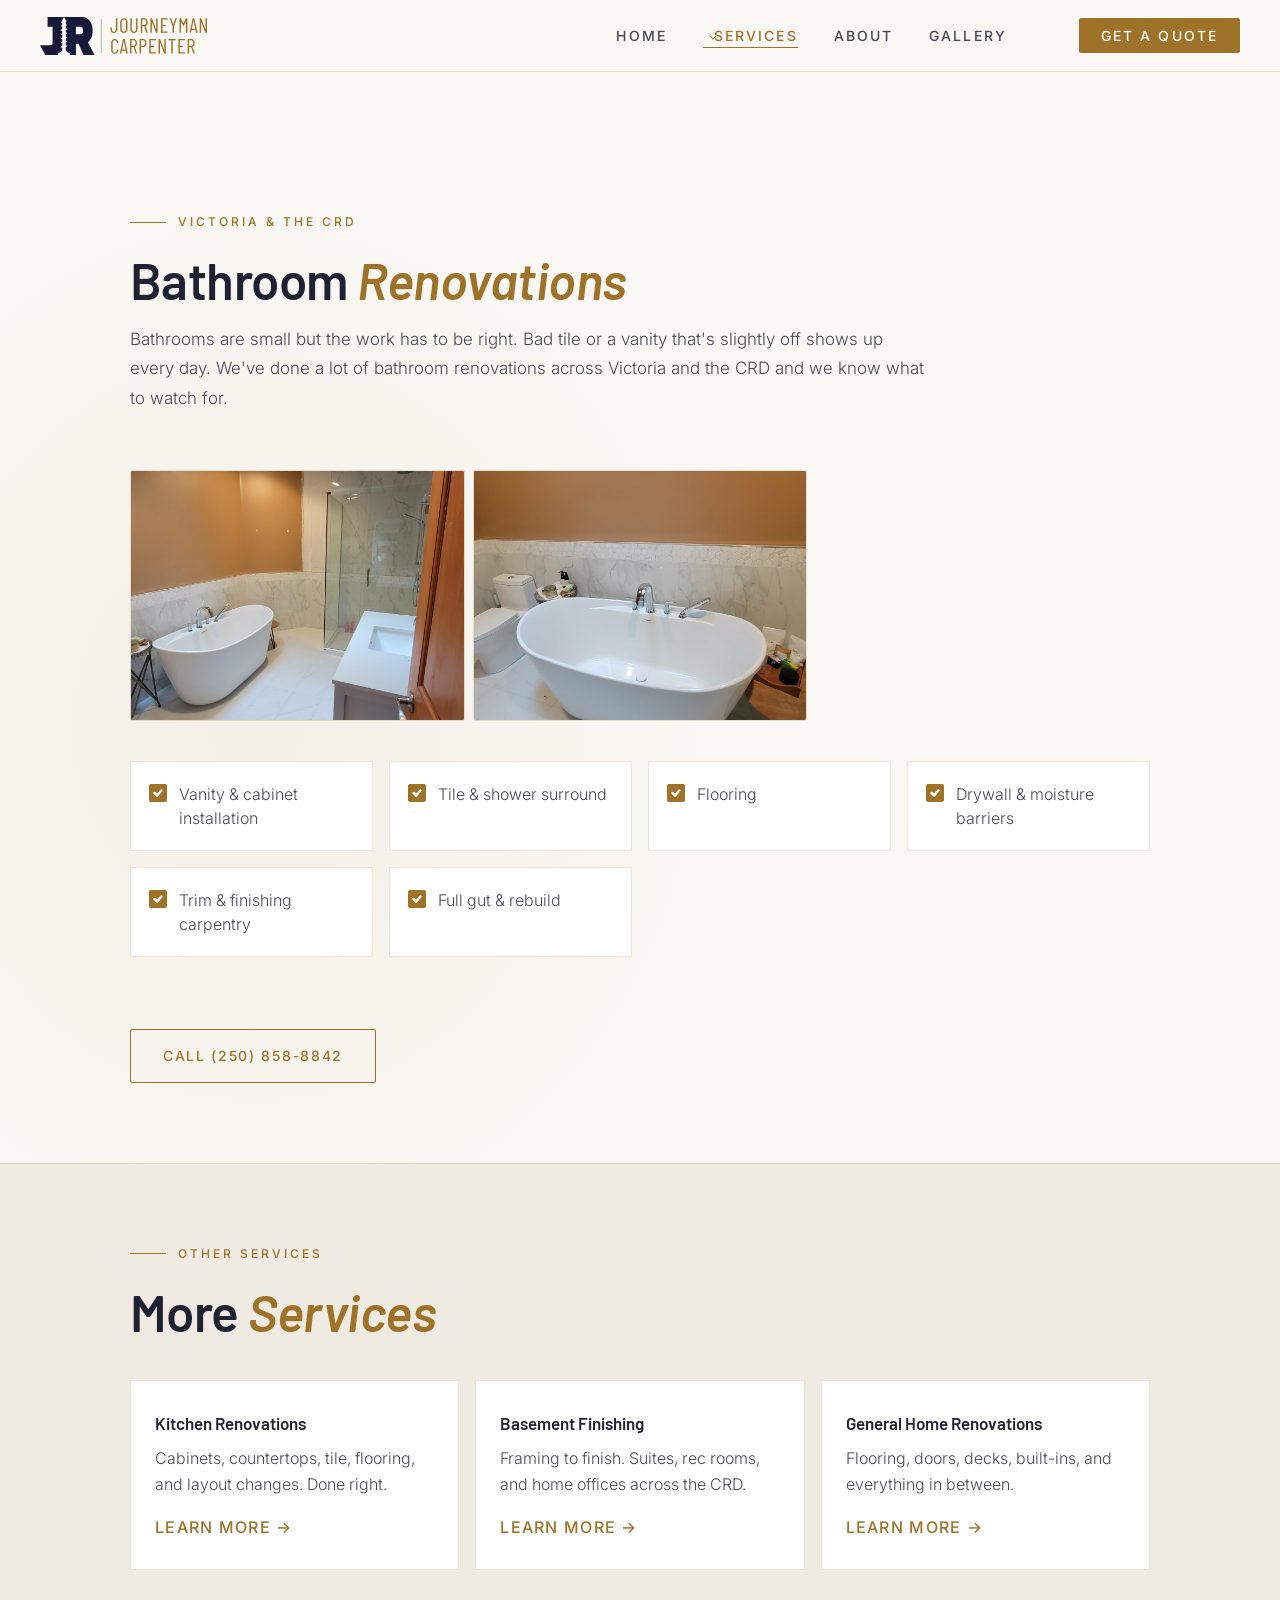
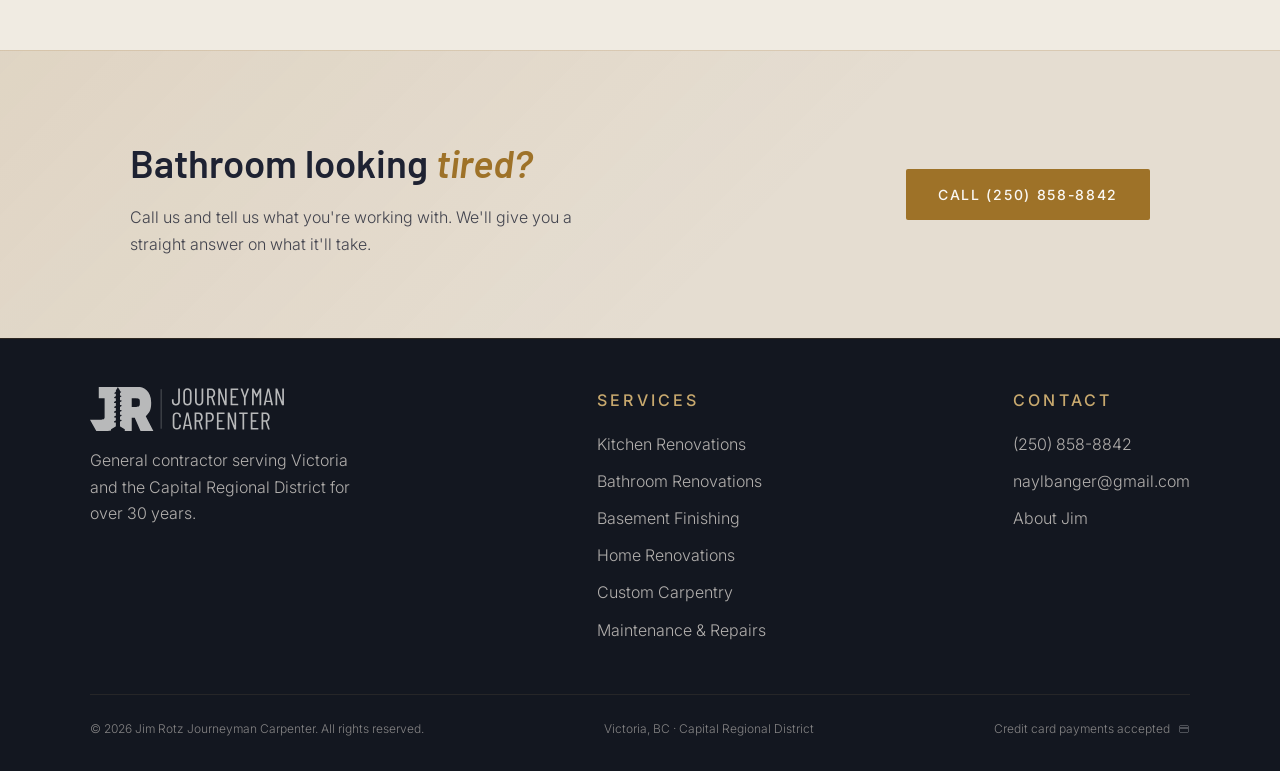
<file: bathroom-renovations.html>
<!DOCTYPE html>
<html lang="en">
<head>
  <meta charset="UTF-8" />
  <meta name="viewport" content="width=device-width, initial-scale=1.0" />
  <title>Bathroom Renovations Victoria BC | Jim Rotz</title>
  <meta name="description" content="Bathroom renovations in Victoria and the CRD. Vanity installation, tile and shower surrounds, flooring, moisture barriers, and full gut rebuilds by certified general contractor Jim Rotz." />
  <meta name="robots" content="index, follow" />
  <link rel="canonical" href="https://jimrotz.ca/bathroom-renovations.html" />

  <meta property="og:type" content="website" />
  <meta property="og:url" content="https://jimrotz.ca/bathroom-renovations.html" />
  <meta property="og:title" content="Bathroom Renovations Victoria BC - Jim Rotz Carpentry" />
  <meta property="og:description" content="Vanity installation, tile, flooring, moisture barriers, and full gut rebuilds. 30+ years experience across the CRD." />
  <meta property="og:image" content="https://jimrotz.ca/Photos/bathroom-renovation-victoria-bc.jpeg" />

  <meta name="twitter:card" content="summary_large_image" />
  <meta name="twitter:title" content="Bathroom Renovations Victoria BC - Jim Rotz Carpentry" />
  <meta name="twitter:description" content="Vanity installation, tile, flooring, moisture barriers, and full gut rebuilds. 30+ years experience across the CRD." />
  <meta name="twitter:image" content="https://jimrotz.ca/Photos/bathroom-renovation-victoria-bc.jpeg" />

  <script type="application/ld+json">
  {
    "@context": "https://schema.org",
    "@type": "Service",
    "name": "Bathroom Renovations",
    "description": "Full bathroom renovation service including vanity installation, tile and shower surrounds, flooring, moisture barriers, and full gut rebuilds. Serving Victoria and the Capital Regional District.",
    "provider": {
      "@type": "HomeAndConstructionBusiness",
      "name": "Jim Rotz Journeyman Carpenter",
      "url": "https://jimrotz.ca",
      "telephone": "(250) 858-8842",
      "address": {
        "@type": "PostalAddress",
        "addressLocality": "Victoria",
        "addressRegion": "BC",
        "addressCountry": "CA"
      }
    },
    "areaServed": { "@type": "AdministrativeArea", "name": "Capital Regional District" },
    "serviceType": "Bathroom Renovation"
  }
  </script>

  <link rel="icon" type="image/svg+xml" href="favicon.svg" />
  <link rel="stylesheet" href="styles.css" />
  <style>
    .page-hero {
      padding: 140px 40px 80px;
      position: relative;
      overflow: hidden;
    }
    .page-hero-bg {
      position: absolute; inset: 0;
      background: radial-gradient(ellipse 60% 80% at 20% 60%, rgba(158,114,40,0.07) 0%, transparent 60%);
    }
    .page-hero .container { position: relative; padding-top: 0; padding-bottom: 0; }

    .service-detail-section { border-top: 1px solid var(--rule); }
    .service-aside {
      position: static;
    }
    .service-aside h2 { font-family: var(--font-display); font-size: 28px; font-weight: 600; line-height: 1.2; margin-bottom: 16px; }
    .service-aside h2 em { font-style: italic; color: var(--warm); }
    .service-aside p { font-size: 14px; color: var(--muted); line-height: 1.7; margin-bottom: 24px; }

    .service-number {
      font-family: var(--font-display);
      font-size: 80px;
      font-weight: 700;
      color: rgba(158,114,40,0.12);
      line-height: 1;
      letter-spacing: -4px;
      margin-bottom: 8px;
    }

    .lead {
      font-size: 18px;
      font-weight: 300;
      color: var(--cream-dim);
      line-height: 1.75;
      margin-bottom: 40px;
      border-left: 2px solid var(--warm);
      padding-left: 24px;
    }

    .photo-grid { display: grid; gap: 8px; }

    .inclusions {
      display: grid;
      grid-template-columns: repeat(auto-fill, minmax(200px, 1fr));
      gap: 16px;
      margin-bottom: 40px;
    }
    .inclusion-item {
      background: #fff;
      border: 1px solid var(--rule);
      padding: 20px 18px;
      display: flex;
      align-items: flex-start;
      gap: 12px;
      transition: background 0.25s;
    }
    .inclusion-item:hover { background: var(--warm-dim); }
    .inclusion-check {
      width: 18px; height: 18px;
      background: var(--warm);
      border-radius: 2px;
      flex-shrink: 0;
      display: flex; align-items: center; justify-content: center;
      margin-top: 2px;
    }
    .inclusion-check svg { width: 10px; height: 10px; stroke: #fff; fill: none; stroke-width: 3; stroke-linecap: round; stroke-linejoin: round; }
    .inclusion-item span { font-size: 16px; color: var(--cream-dim); line-height: 1.5; }

    .related-services { background: var(--slate-mid); border-top: 1px solid var(--rule); }
    .related-grid { display: grid; grid-template-columns: repeat(auto-fit, minmax(220px, 1fr)); gap: 16px; }
    .related-card {
      background: #fff;
      border: 1px solid var(--rule);
      padding: 28px 24px;
      transition: background 0.25s, transform 0.2s;
      position: relative;
      overflow: hidden;
    }
    .related-card:hover { background: var(--warm-dim); transform: translateY(-2px); }
    .related-card::after { content: ''; position: absolute; bottom: 0; left: 0; width: 0; height: 2px; background: var(--warm); transition: width 0.4s; }
    .related-card:hover::after { width: 100%; }
    .related-card h3 { font-family: var(--font-display); font-size: 17px; font-weight: 600; margin-bottom: 8px; }
    .related-card p { font-size: 16px; color: var(--muted); line-height: 1.6; margin-bottom: 16px; }
    .related-card a { font-size: 16px; font-weight: 500; color: var(--warm); letter-spacing: 0.08em; text-transform: uppercase; }

    .cta-banner { background: linear-gradient(135deg, rgba(158,114,40,0.08) 0%, transparent 60%), var(--slate-light); border-top: 1px solid var(--rule); }
    .cta-banner .container { display: flex; align-items: center; justify-content: space-between; gap: 40px; flex-wrap: wrap; }
    .cta-banner h2 { font-family: var(--font-display); font-size: clamp(26px, 3vw, 40px); font-weight: 600; }
    .cta-banner h2 em { font-style: italic; color: var(--warm); }
    .cta-banner p { font-size: 16px; color: var(--cream-dim); margin-top: 8px; max-width: 480px; }

    @media (max-width: 768px) {
      .service-aside { position: static; }
      .service-number { font-size: 56px; }
      .page-hero { padding: 120px 24px 56px; }
      .cta-banner .container { flex-direction: column; align-items: flex-start; }
    }
  </style>
</head>
<body>

  <nav class="site-nav">
    <a href="index.html" class="nav-logo"><img src="icons/LOGO JR JOURNEYMAN CARPENTRY.svg" alt="Jim Rotz Journeyman Carpenter" /></a>
    <ul class="nav-links" id="navLinks">
      <li><a href="index.html">Home</a></li>
      <li class="nav-dropdown">
        <a href="services.html" class="active">Services</a>
        <ul class="dropdown-menu">
          <li><a href="kitchen-renovations.html">Kitchen Renovations</a></li>
          <li><a href="bathroom-renovations.html">Bathroom Renovations</a></li>
          <li><a href="basement-finishing.html">Basement Finishing</a></li>
          <li><a href="home-renovations.html">Home Renovations</a></li>
          <li><a href="custom-carpentry.html">Custom Carpentry</a></li>
          <li><a href="home-maintenance.html">Maintenance &amp; Repairs</a></li>
        </ul>
      </li>
      <li><a href="about.html">About</a></li>
      <li><a href="gallery.html">Gallery</a></li>
      <li><a href="contact.html" class="nav-cta">Get a Quote</a></li>
    </ul>
    <div class="nav-toggle" id="navToggle"><span></span><span></span><span></span></div>
  </nav>

  <main class="page-content">

    <section class="page-hero">
      <div class="page-hero-bg"></div>
      <div class="container">
        <p class="section-eyebrow fade-up">Victoria &amp; the CRD</p>
        <h1 class="section-title fade-up delay-1">Bathroom <em>Renovations</em></h1>
        <p class="section-lead fade-up delay-2">Bathrooms are small but the work has to be right. Bad tile or a vanity that's slightly off shows up every day. We've done a lot of bathroom renovations across Victoria and the CRD and we know what to watch for.</p>
        <div class="fade-up delay-3">
          <div class="photo-grid" id="servicePhotos" style="margin-bottom:40px;"></div>
          <div class="inclusions">
            <div class="inclusion-item"><div class="inclusion-check"><svg viewBox="0 0 12 12"><polyline points="2 6 5 9 10 3"/></svg></div><span>Vanity &amp; cabinet installation</span></div>
            <div class="inclusion-item"><div class="inclusion-check"><svg viewBox="0 0 12 12"><polyline points="2 6 5 9 10 3"/></svg></div><span>Tile &amp; shower surround</span></div>
            <div class="inclusion-item"><div class="inclusion-check"><svg viewBox="0 0 12 12"><polyline points="2 6 5 9 10 3"/></svg></div><span>Flooring</span></div>
            <div class="inclusion-item"><div class="inclusion-check"><svg viewBox="0 0 12 12"><polyline points="2 6 5 9 10 3"/></svg></div><span>Drywall &amp; moisture barriers</span></div>
            <div class="inclusion-item"><div class="inclusion-check"><svg viewBox="0 0 12 12"><polyline points="2 6 5 9 10 3"/></svg></div><span>Trim &amp; finishing carpentry</span></div>
            <div class="inclusion-item"><div class="inclusion-check"><svg viewBox="0 0 12 12"><polyline points="2 6 5 9 10 3"/></svg></div><span>Full gut &amp; rebuild</span></div>
          </div>
          <a href="tel:+12508588842" class="btn btn-outline" style="margin-top:32px;">Call (250) 858-8842</a>
        </div>
      </div>
    </section>

    <section class="related-services">
      <div class="container">
        <p class="section-eyebrow fade-up">Other Services</p>
        <h2 class="section-title fade-up delay-1">More <em>Services</em></h2>
        <div class="related-grid" style="margin-top: 40px;">
          <div class="related-card fade-up delay-2">
            <h3>Kitchen Renovations</h3>
            <p>Cabinets, countertops, tile, flooring, and layout changes. Done right.</p>
            <a href="kitchen-renovations.html">Learn more →</a>
          </div>
          <div class="related-card fade-up delay-3">
            <h3>Basement Finishing</h3>
            <p>Framing to finish. Suites, rec rooms, and home offices across the CRD.</p>
            <a href="basement-finishing.html">Learn more →</a>
          </div>
          <div class="related-card fade-up delay-4">
            <h3>General Home Renovations</h3>
            <p>Flooring, doors, decks, built-ins, and everything in between.</p>
            <a href="home-renovations.html">Learn more →</a>
          </div>
        </div>
      </div>
    </section>

    <section class="cta-banner">
      <div class="container">
        <div class="fade-up">
          <h2>Bathroom looking <em>tired?</em></h2>
          <p>Call us and tell us what you're working with. We'll give you a straight answer on what it'll take.</p>
        </div>
        <a href="tel:+12508588842" class="btn btn-primary fade-up delay-2">Call (250) 858-8842</a>
      </div>
    </section>

  </main>

  <footer class="site-footer">
    <div class="footer-inner">
      <div class="footer-brand">
        <a href="index.html" class="nav-logo"><img src="icons/LOGO JR JOURNEYMAN CARPENTRY.svg" alt="Jim Rotz Journeyman Carpenter" /></a>
        <p>General contractor serving Victoria and the Capital Regional District for over 30 years.</p>
      </div>
      <div class="footer-col">
        <h4>Services</h4>
        <ul>
          <li><a href="kitchen-renovations.html">Kitchen Renovations</a></li>
          <li><a href="bathroom-renovations.html">Bathroom Renovations</a></li>
          <li><a href="basement-finishing.html">Basement Finishing</a></li>
          <li><a href="home-renovations.html">Home Renovations</a></li>
          <li><a href="custom-carpentry.html">Custom Carpentry</a></li>
          <li><a href="home-maintenance.html">Maintenance &amp; Repairs</a></li>
        </ul>
      </div>
      <div class="footer-col">
        <h4>Contact</h4>
        <ul>
          <li><a href="tel:+12508588842">(250) 858-8842</a></li>
          <li><a href="mailto:naylbanger@gmail.com">naylbanger@gmail.com</a></li>
          <li><a href="about.html">About Jim</a></li>
        </ul>
      </div>

    </div>
    <div class="footer-bottom">
      <p>&copy; 2026 Jim Rotz Journeyman Carpenter. All rights reserved.</p>
      <p>Victoria, BC · Capital Regional District</p>
      <p style="display:flex; align-items:center; gap:8px; font-size:12px; color:rgba(245,240,232,0.5);">Credit card payments accepted <img src="icons/creditcard.svg" alt="" style="height:12px; width:auto; filter: brightness(0) invert(1); opacity:0.5;" /></p>
    </div>
  </footer>

  <script>
    const toggle = document.getElementById('navToggle');
    const links  = document.getElementById('navLinks');
    toggle.addEventListener('click', () => links.classList.toggle('open'));
    const observer = new IntersectionObserver((entries) => {
      entries.forEach(e => { if (e.isIntersecting) { e.target.style.animationPlayState = 'running'; observer.unobserve(e.target); } });
    }, { threshold: 0.12 });
    document.querySelectorAll('.fade-up').forEach(el => { el.style.animationPlayState = 'paused'; observer.observe(el); });

    fetch('photos.json')
      .then(r => r.json())
      .then(data => {
        const photos = data['bathroom'] || [];
        const grid = document.getElementById('servicePhotos');
        if (!photos.length) { grid.style.display = 'none'; return; }
        grid.style.gridTemplateColumns = photos.length === 1 ? '1fr' : 'repeat(auto-fill, minmax(280px, 1fr))';
        photos.forEach(p => {
          const img = document.createElement('img');
          img.src = p.src;
          img.alt = p.alt;
          img.style.cssText = 'width:100%; aspect-ratio:4/3; object-fit:cover; border-radius:2px; border:1px solid var(--rule);';
          grid.appendChild(img);
        });
      });
  </script>

</body>
</html>
</file>
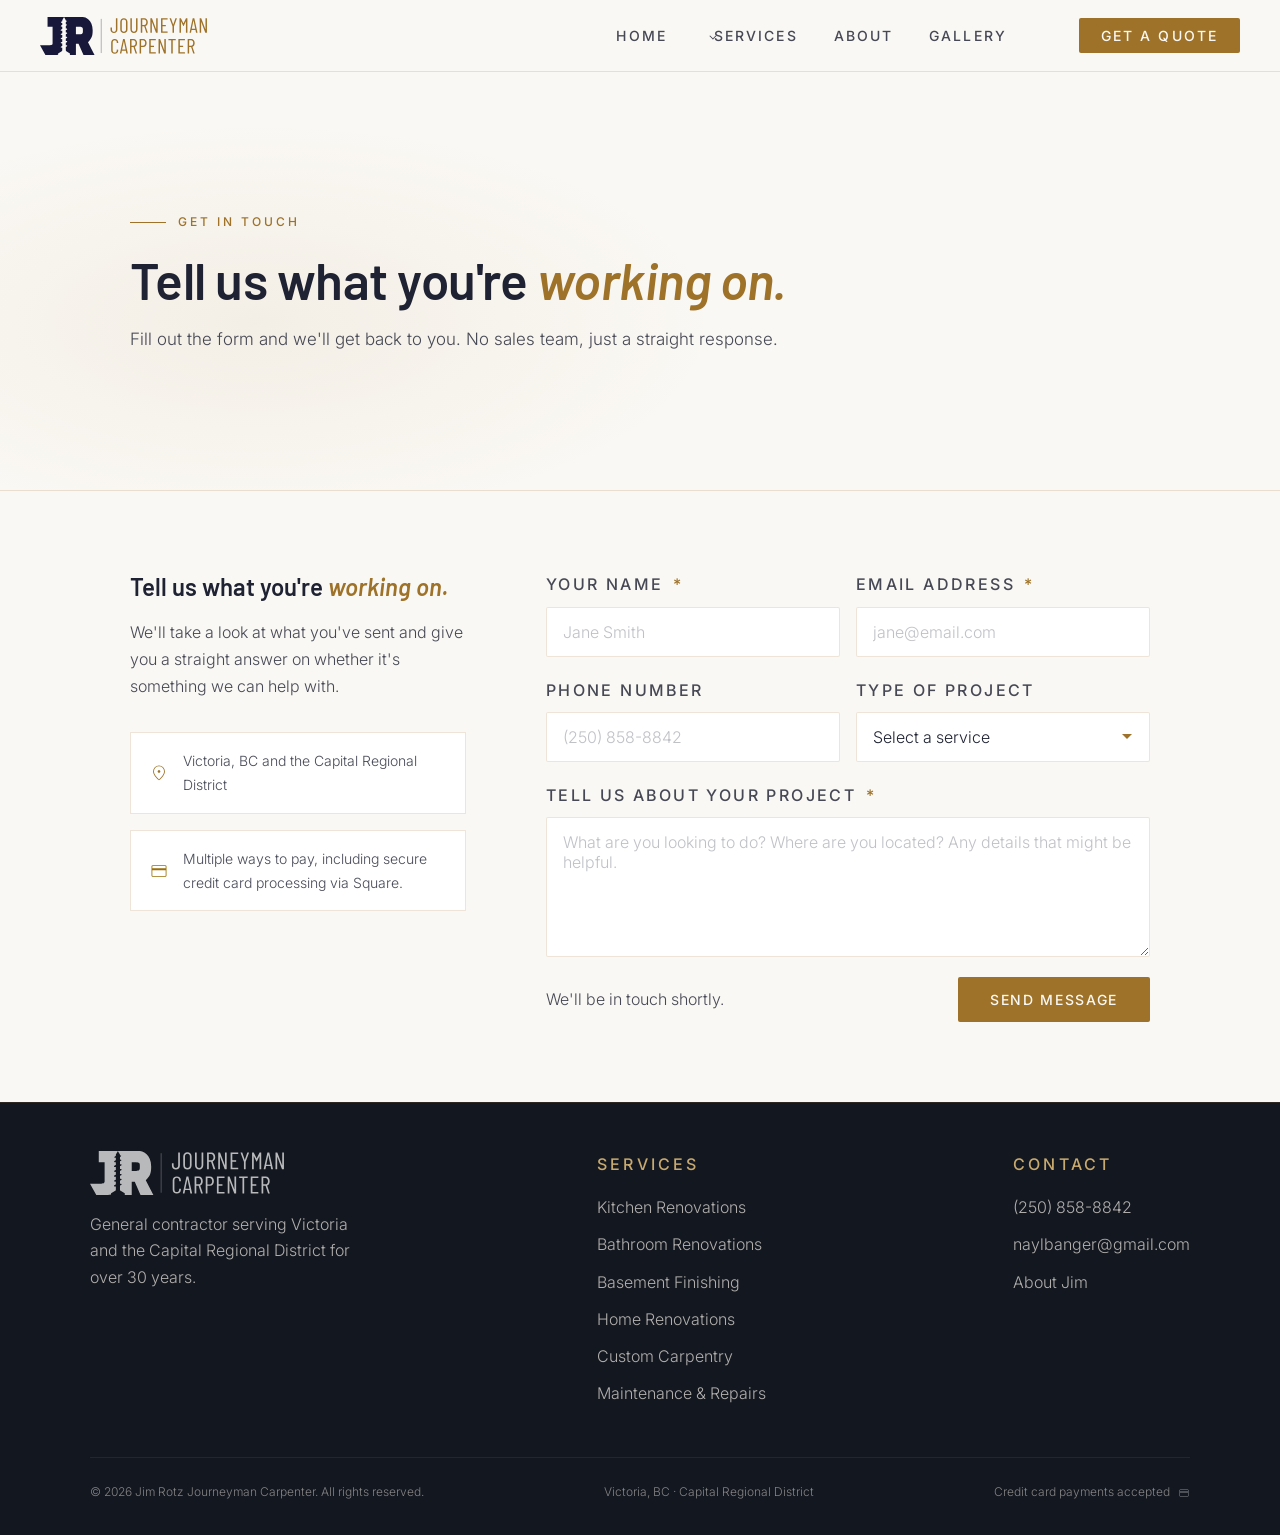
<file: contact.html>
<!DOCTYPE html>
<html lang="en">
<head>
  <meta charset="UTF-8" />
  <meta name="viewport" content="width=device-width, initial-scale=1.0" />
  <title>Get a Quote | Victoria Carpentry &amp; Custom Renovations | Jim Rotz</title>
  <meta name="description" content="Get in touch with Jim Rotz for a renovation quote in Victoria or the CRD. Call directly or fill out the form. Kitchens, bathrooms, basements, and general carpentry." />
  <meta name="robots" content="index, follow" />
  <link rel="canonical" href="https://jimrotz.ca/contact.html" />

  <meta property="og:type" content="website" />
  <meta property="og:url" content="https://jimrotz.ca/contact.html" />
  <meta property="og:title" content="Get a Quote | Jim Rotz Carpentry, Victoria BC" />
  <meta property="og:description" content="Get in touch with Jim Rotz for a renovation quote in Victoria or the CRD. Call directly or fill out the form." />
  <meta property="og:image" content="https://jimrotz.ca/Photos/kitchen-renovation-white-cabinets-victoria-bc.jpeg" />

  <meta name="twitter:card" content="summary_large_image" />
  <meta name="twitter:title" content="Get a Quote | Jim Rotz Carpentry, Victoria BC" />
  <meta name="twitter:description" content="Get in touch with Jim Rotz for a renovation quote in Victoria or the CRD. Call directly or fill out the form." />
  <meta name="twitter:image" content="https://jimrotz.ca/Photos/kitchen-renovation-white-cabinets-victoria-bc.jpeg" />

  <script type="application/ld+json">
  {
    "@context": "https://schema.org",
    "@type": "HomeAndConstructionBusiness",
    "name": "Jim Rotz Journeyman Carpenter",
    "url": "https://jimrotz.ca",
    "telephone": "(250) 858-8842",
    "email": "naylbanger@gmail.com",
    "address": {
      "@type": "PostalAddress",
      "addressLocality": "Victoria",
      "addressRegion": "BC",
      "addressCountry": "CA"
    },
    "areaServed": { "@type": "AdministrativeArea", "name": "Capital Regional District" },
    "contactPoint": {
      "@type": "ContactPoint",
      "telephone": "(250) 858-8842",
      "contactType": "customer service"
    }
  }
  </script>

  <link rel="icon" type="image/svg+xml" href="favicon.svg" />
  <link rel="stylesheet" href="styles.css" />
  <style>
    .page-hero {
      padding: 140px 40px 80px;
      position: relative;
      overflow: hidden;
    }
    .page-hero-bg {
      position: absolute; inset: 0;
      background: radial-gradient(ellipse 60% 80% at 20% 60%, rgba(158,114,40,0.07) 0%, transparent 60%);
    }
    .page-hero .container { position: relative; padding-top: 0; padding-bottom: 0; }

    .contact-section { border-top: 1px solid var(--rule); }
    .contact-grid {
      display: grid;
      grid-template-columns: 1fr 1.8fr;
      gap: 80px;
      align-items: start;
    }

    .contact-aside {
      position: sticky;
      top: calc(var(--nav-height) + 32px);
    }
    .contact-aside h2 {
      font-family: var(--font-display);
      font-size: 24px;
      font-weight: 600;
      margin-bottom: 16px;
      line-height: 1.3;
    }
    .contact-aside h2 em { font-style: italic; color: var(--warm); }
    .contact-aside p {
      font-size: 16px;
      color: var(--muted);
      line-height: 1.7;
      margin-bottom: 32px;
    }

    .contact-detail {
      display: flex;
      flex-direction: column;
      gap: 16px;
    }
    .contact-detail-item {
      display: flex;
      align-items: center;
      gap: 14px;
      padding: 16px 18px;
      background: #fff;
      border: 1px solid var(--rule);
    }
    .contact-detail-item img {
      width: 20px;
      height: 20px;
      flex-shrink: 0;
    }
    .contact-detail-item a,
    .contact-detail-item span {
      font-size: 14px;
      color: var(--cream-dim);
      transition: color 0.2s;
    }
    .contact-detail-item a:hover { color: var(--warm); }

    /* Form */
    .contact-form {
      display: flex;
      flex-direction: column;
      gap: 20px;
    }

    .form-row {
      display: grid;
      grid-template-columns: 1fr 1fr;
      gap: 16px;
    }

    .form-group {
      display: flex;
      flex-direction: column;
      gap: 8px;
    }

    .form-group label {
      font-size: 16px;
      font-weight: 500;
      letter-spacing: 0.15em;
      text-transform: uppercase;
      color: var(--muted);
    }
    .form-group label .req {
      color: var(--warm);
      margin-left: 3px;
    }

    .form-group input,
    .form-group select,
    .form-group textarea {
      padding: 14px 16px;
      font-family: var(--font-body);
      font-size: 16px;
      font-weight: 300;
      color: var(--cream);
      background: #fff;
      border: 1px solid var(--rule);
      border-radius: var(--radius);
      outline: none;
      transition: border-color 0.2s;
      width: 100%;
    }
    .form-group input::placeholder,
    .form-group textarea::placeholder {
      color: rgba(30, 34, 50, 0.28);
    }

    .form-group input:focus,
    .form-group select:focus,
    .form-group textarea:focus {
      border-color: var(--warm);
    }

    .form-group textarea {
      resize: vertical;
      min-height: 140px;
    }

    .form-group select {
      appearance: none;
      background-image: url("data:image/svg+xml,%3Csvg xmlns='http://www.w3.org/2000/svg' width='12' height='12' viewBox='0 0 12 12'%3E%3Cpath fill='%239e7228' d='M6 8L1 3h10z'/%3E%3C/svg%3E");
      background-repeat: no-repeat;
      background-position: right 16px center;
      cursor: pointer;
    }

    .form-note {
      font-size: 16px;
      color: var(--muted);
      line-height: 1.6;
    }

    /* Success state */
    .form-success {
      display: none;
      padding: 40px;
      background: #fff;
      border: 1px solid var(--rule);
      text-align: center;
    }
    .form-success h3 {
      font-family: var(--font-display);
      font-size: 22px;
      font-weight: 600;
      margin-bottom: 12px;
    }
    .form-success p {
      font-size: 15px;
      color: var(--muted);
    }

    @media (max-width: 768px) {
      .contact-grid { grid-template-columns: 1fr; gap: 40px; }
      .contact-aside { position: static; }
      .form-row { grid-template-columns: 1fr; }
      .page-hero { padding: 120px 24px 56px; }
    }
  </style>
</head>
<body>

  <nav class="site-nav">
    <a href="index.html" class="nav-logo"><img src="icons/LOGO JR JOURNEYMAN CARPENTRY.svg" alt="Jim Rotz Journeyman Carpenter" /></a>
    <ul class="nav-links" id="navLinks">
      <li><a href="index.html">Home</a></li>
      <li class="nav-dropdown">
        <a href="services.html">Services</a>
        <ul class="dropdown-menu">
          <li><a href="kitchen-renovations.html">Kitchen Renovations</a></li>
          <li><a href="bathroom-renovations.html">Bathroom Renovations</a></li>
          <li><a href="basement-finishing.html">Basement Finishing</a></li>
          <li><a href="home-renovations.html">Home Renovations</a></li>
          <li><a href="custom-carpentry.html">Custom Carpentry</a></li>
          <li><a href="home-maintenance.html">Maintenance &amp; Repairs</a></li>
        </ul>
      </li>
      <li><a href="about.html">About</a></li>
      <li><a href="gallery.html">Gallery</a></li>
      <li><a href="contact.html" class="nav-cta active">Get a Quote</a></li>
    </ul>
    <div class="nav-toggle" id="navToggle"><span></span><span></span><span></span></div>
  </nav>

  <main class="page-content">

    <section class="page-hero">
      <div class="page-hero-bg"></div>
      <div class="container">
        <p class="section-eyebrow fade-up">Get in Touch</p>
        <h1 class="section-title fade-up delay-1">Tell us what you're <em>working on.</em></h1>
        <p class="section-lead fade-up delay-2">Fill out the form and we'll get back to you. No sales team, just a straight response.</p>
      </div>
    </section>

    <section class="contact-section">
      <div class="container">
        <div class="contact-grid">

          <div class="contact-aside fade-up">
            <h2>Tell us what you're <em>working on.</em></h2>
            <p>We'll take a look at what you've sent and give you a straight answer on whether it's something we can help with.</p>
            <div class="contact-detail">
              <div class="contact-detail-item">
                <img src="icons/location.svg" alt="" />
                <span>Victoria, BC and the Capital Regional District</span>
              </div>
              <div class="contact-detail-item">
                <img src="icons/creditcard.svg" alt="" style="width:20px; height:20px; filter: brightness(0) saturate(100%) invert(44%) sepia(60%) saturate(600%) hue-rotate(5deg) brightness(90%);" />
                <span>Multiple ways to pay, including secure credit card processing via Square.</span>
              </div>
            </div>
          </div>

          <div class="fade-up delay-2">
            <form
              class="contact-form"
              name="contact"
              method="POST"
              data-netlify="true"
              netlify-honeypot="bot-field"
              id="contactForm"
            >
              <input type="hidden" name="form-name" value="contact" />
              <p style="display:none;"><input name="bot-field" /></p>

              <div class="form-row">
                <div class="form-group">
                  <label for="name">Your Name <span class="req">*</span></label>
                  <input type="text" id="name" name="name" placeholder="Jane Smith" required />
                </div>
                <div class="form-group">
                  <label for="email">Email Address <span class="req">*</span></label>
                  <input type="email" id="email" name="email" placeholder="jane@email.com" required />
                </div>
              </div>

              <div class="form-row">
                <div class="form-group">
                  <label for="phone">Phone Number</label>
                  <input type="tel" id="phone" name="phone" placeholder="(250) 858-8842" />
                </div>
                <div class="form-group">
                  <label for="service">Type of Project</label>
                  <select id="service" name="service">
                    <option value="" disabled selected>Select a service</option>
                    <option value="Kitchen Renovation">Kitchen Renovation</option>
                    <option value="Bathroom Renovation">Bathroom Renovation</option>
                    <option value="Basement Finishing">Basement Finishing</option>
                    <option value="General Home Renovation">General Home Renovation</option>
                    <option value="Custom Carpentry">Custom Carpentry</option>
                    <option value="Decks & Outdoor">Decks &amp; Outdoor</option>
                    <option value="Repairs & Maintenance">Repairs &amp; Maintenance</option>
                    <option value="Other">Other</option>
                  </select>
                </div>
              </div>

              <div class="form-group">
                <label for="message">Tell us about your project <span class="req">*</span></label>
                <textarea id="message" name="message" placeholder="What are you looking to do? Where are you located? Any details that might be helpful." required></textarea>
              </div>

              <div style="display:flex; align-items:center; justify-content:space-between; flex-wrap:wrap; gap:16px;">
                <p class="form-note">We'll be in touch shortly.</p>
                <button type="submit" class="btn btn-primary">Send Message</button>
              </div>
            </form>

            <div class="form-success" id="formSuccess">
              <h3>Message sent.</h3>
              <p>We'll be in touch shortly.</p>
            </div>
          </div>

        </div>
      </div>
    </section>

  </main>

  <footer class="site-footer">
    <div class="footer-inner">
      <div class="footer-brand">
        <a href="index.html" class="nav-logo"><img src="icons/LOGO JR JOURNEYMAN CARPENTRY.svg" alt="Jim Rotz Journeyman Carpenter" /></a>
        <p>General contractor serving Victoria and the Capital Regional District for over 30 years.</p>
      </div>
      <div class="footer-col">
        <h4>Services</h4>
        <ul>
          <li><a href="kitchen-renovations.html">Kitchen Renovations</a></li>
          <li><a href="bathroom-renovations.html">Bathroom Renovations</a></li>
          <li><a href="basement-finishing.html">Basement Finishing</a></li>
          <li><a href="home-renovations.html">Home Renovations</a></li>
          <li><a href="custom-carpentry.html">Custom Carpentry</a></li>
          <li><a href="home-maintenance.html">Maintenance &amp; Repairs</a></li>
        </ul>
      </div>
      <div class="footer-col">
        <h4>Contact</h4>
        <ul>
          <li><a href="tel:+12508588842">(250) 858-8842</a></li>
          <li><a href="mailto:naylbanger@gmail.com">naylbanger@gmail.com</a></li>
          <li><a href="about.html">About Jim</a></li>
        </ul>
      </div>

    </div>
    <div class="footer-bottom">
      <p>&copy; 2026 Jim Rotz Journeyman Carpenter. All rights reserved.</p>
      <p>Victoria, BC · Capital Regional District</p>
      <p style="display:flex; align-items:center; gap:8px; font-size:12px; color:rgba(245,240,232,0.5);">Credit card payments accepted <img src="icons/creditcard.svg" alt="" style="height:12px; width:auto; filter: brightness(0) invert(1); opacity:0.5;" /></p>
    </div>
  </footer>

  <script>
    const toggle = document.getElementById('navToggle');
    const links  = document.getElementById('navLinks');
    toggle.addEventListener('click', () => links.classList.toggle('open'));

    const observer = new IntersectionObserver((entries) => {
      entries.forEach(e => { if (e.isIntersecting) { e.target.style.animationPlayState = 'running'; observer.unobserve(e.target); } });
    }, { threshold: 0.12 });
    document.querySelectorAll('.fade-up').forEach(el => { el.style.animationPlayState = 'paused'; observer.observe(el); });

    // Show success message if Netlify redirects back with ?success
    if (window.location.search.includes('success')) {
      document.getElementById('contactForm').style.display = 'none';
      document.getElementById('formSuccess').style.display = 'block';
    }
  </script>

</body>
</html>
</file>
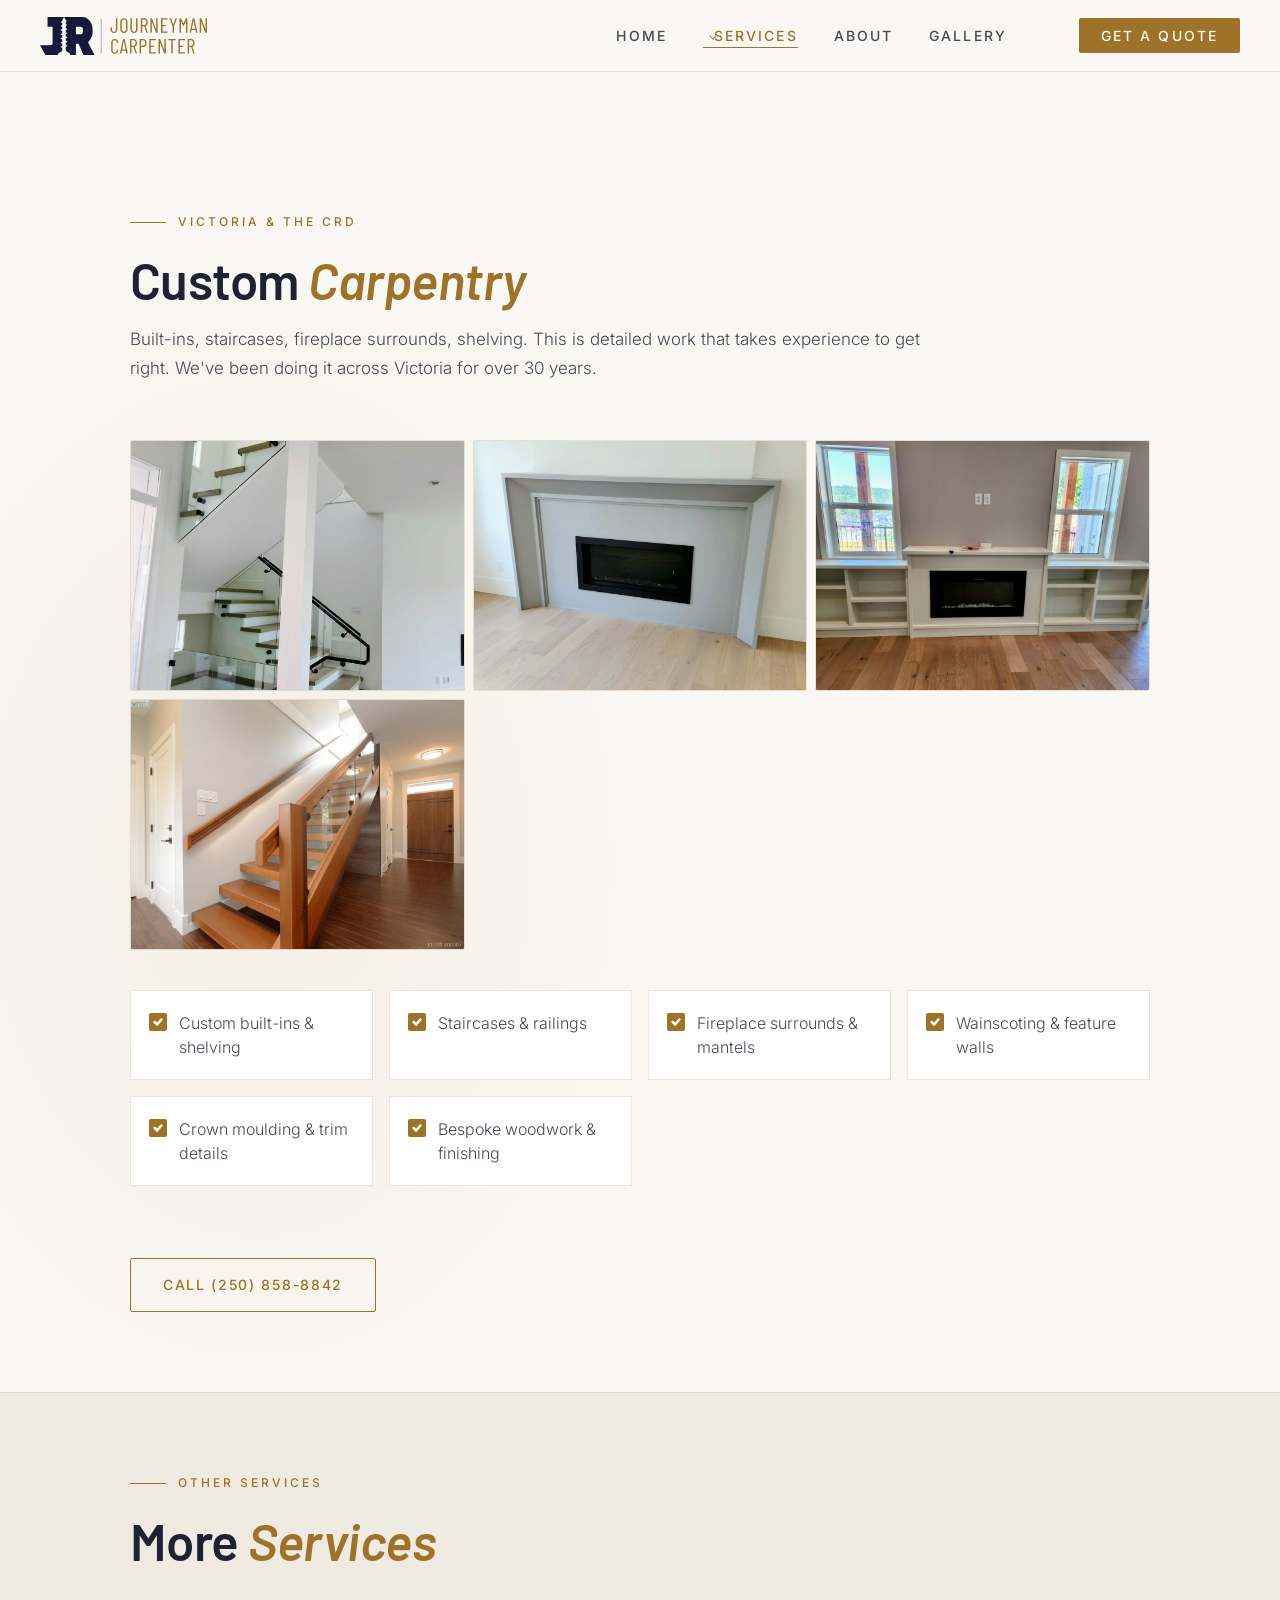
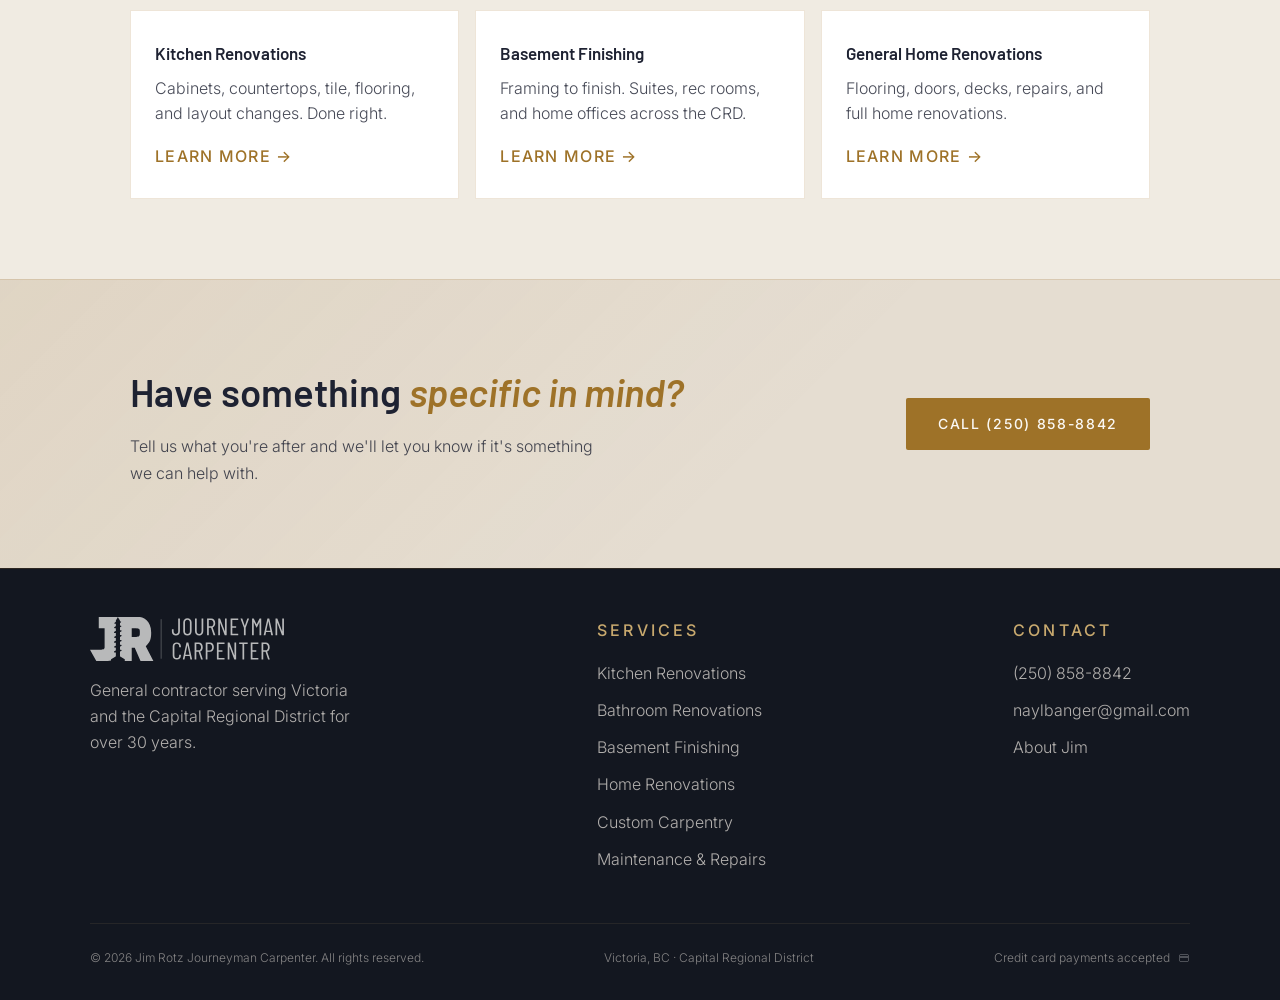
<file: custom-carpentry.html>
<!DOCTYPE html>
<html lang="en">
<head>
  <meta charset="UTF-8" />
  <meta name="viewport" content="width=device-width, initial-scale=1.0" />
  <title>Custom Carpentry Victoria BC | Jim Rotz</title>
  <meta name="description" content="Custom carpentry in Victoria and the CRD. Built-ins, staircases, fireplace surrounds, shelving, and bespoke woodwork by certified general contractor Jim Rotz - 30+ years experience." />
  <meta name="robots" content="index, follow" />
  <link rel="canonical" href="https://jimrotz.ca/custom-carpentry.html" />

  <meta property="og:type" content="website" />
  <meta property="og:url" content="https://jimrotz.ca/custom-carpentry.html" />
  <meta property="og:title" content="Custom Carpentry Victoria BC - Jim Rotz" />
  <meta property="og:description" content="Built-ins, staircases, fireplace surrounds, shelving, and bespoke woodwork. 30+ years experience across the CRD." />
  <meta property="og:image" content="https://jimrotz.ca/Photos/custom-staircase-carpentry-victoria-bc.jpeg" />

  <meta name="twitter:card" content="summary_large_image" />
  <meta name="twitter:title" content="Custom Carpentry Victoria BC - Jim Rotz" />
  <meta name="twitter:description" content="Built-ins, staircases, fireplace surrounds, shelving, and bespoke woodwork. 30+ years experience across the CRD." />
  <meta name="twitter:image" content="https://jimrotz.ca/Photos/custom-staircase-carpentry-victoria-bc.jpeg" />

  <script type="application/ld+json">
  {
    "@context": "https://schema.org",
    "@type": "Service",
    "name": "Custom Carpentry",
    "description": "Custom carpentry service including built-ins, staircases, fireplace surrounds, shelving, and bespoke woodwork. Serving Victoria and the Capital Regional District.",
    "provider": {
      "@type": "HomeAndConstructionBusiness",
      "name": "Jim Rotz Journeyman Carpenter",
      "url": "https://jimrotz.ca",
      "telephone": "(250) 858-8842",
      "address": {
        "@type": "PostalAddress",
        "addressLocality": "Victoria",
        "addressRegion": "BC",
        "addressCountry": "CA"
      }
    },
    "areaServed": { "@type": "AdministrativeArea", "name": "Capital Regional District" },
    "serviceType": "Custom Carpentry"
  }
  </script>

  <link rel="icon" type="image/svg+xml" href="favicon.svg" />
  <link rel="stylesheet" href="styles.css" />
  <style>
    .page-hero { padding: 140px 40px 80px; position: relative; overflow: hidden; }
    .page-hero-bg { position: absolute; inset: 0; background: radial-gradient(ellipse 60% 80% at 20% 60%, rgba(158,114,40,0.07) 0%, transparent 60%); }
    .page-hero .container { position: relative; padding-top: 0; padding-bottom: 0; }

    .photo-grid { display: grid; gap: 8px; }
    .inclusions { display: grid; grid-template-columns: repeat(auto-fill, minmax(200px, 1fr)); gap: 16px; margin-bottom: 40px; }
    .inclusion-item { background: #fff; border: 1px solid var(--rule); padding: 20px 18px; display: flex; align-items: flex-start; gap: 12px; transition: background 0.25s; }
    .inclusion-item:hover { background: var(--warm-dim); }
    .inclusion-check { width: 18px; height: 18px; background: var(--warm); border-radius: 2px; flex-shrink: 0; display: flex; align-items: center; justify-content: center; margin-top: 2px; }
    .inclusion-check svg { width: 10px; height: 10px; stroke: #fff; fill: none; stroke-width: 3; stroke-linecap: round; stroke-linejoin: round; }
    .inclusion-item span { font-size: 16px; color: var(--cream-dim); line-height: 1.5; }

    .related-services { background: var(--slate-mid); border-top: 1px solid var(--rule); }
    .related-grid { display: grid; grid-template-columns: repeat(auto-fit, minmax(220px, 1fr)); gap: 16px; }
    .related-card { background: #fff; border: 1px solid var(--rule); padding: 28px 24px; transition: background 0.25s, transform 0.2s; position: relative; overflow: hidden; }
    .related-card:hover { background: var(--warm-dim); transform: translateY(-2px); }
    .related-card::after { content: ''; position: absolute; bottom: 0; left: 0; width: 0; height: 2px; background: var(--warm); transition: width 0.4s; }
    .related-card:hover::after { width: 100%; }
    .related-card h3 { font-family: var(--font-display); font-size: 17px; font-weight: 600; margin-bottom: 8px; }
    .related-card p { font-size: 16px; color: var(--muted); line-height: 1.6; margin-bottom: 16px; }
    .related-card a { font-size: 16px; font-weight: 500; color: var(--warm); letter-spacing: 0.08em; text-transform: uppercase; }

    .cta-banner { background: linear-gradient(135deg, rgba(158,114,40,0.08) 0%, transparent 60%), var(--slate-light); border-top: 1px solid var(--rule); }
    .cta-banner .container { display: flex; align-items: center; justify-content: space-between; gap: 40px; flex-wrap: wrap; }
    .cta-banner h2 { font-family: var(--font-display); font-size: clamp(26px, 3vw, 40px); font-weight: 600; }
    .cta-banner h2 em { font-style: italic; color: var(--warm); }
    .cta-banner p { font-size: 16px; color: var(--cream-dim); margin-top: 8px; max-width: 480px; }

    @media (max-width: 768px) {
      .page-hero { padding: 120px 24px 56px; }
      .cta-banner .container { flex-direction: column; align-items: flex-start; }
    }
  </style>
</head>
<body>

  <nav class="site-nav">
    <a href="index.html" class="nav-logo"><img src="icons/LOGO JR JOURNEYMAN CARPENTRY.svg" alt="Jim Rotz Journeyman Carpenter" /></a>
    <ul class="nav-links" id="navLinks">
      <li><a href="index.html">Home</a></li>
      <li class="nav-dropdown">
        <a href="services.html" class="active">Services</a>
        <ul class="dropdown-menu">
          <li><a href="kitchen-renovations.html">Kitchen Renovations</a></li>
          <li><a href="bathroom-renovations.html">Bathroom Renovations</a></li>
          <li><a href="basement-finishing.html">Basement Finishing</a></li>
          <li><a href="home-renovations.html">Home Renovations</a></li>
          <li><a href="custom-carpentry.html">Custom Carpentry</a></li>
          <li><a href="home-maintenance.html">Maintenance &amp; Repairs</a></li>
        </ul>
      </li>
      <li><a href="about.html">About</a></li>
      <li><a href="gallery.html">Gallery</a></li>
      <li><a href="contact.html" class="nav-cta">Get a Quote</a></li>
    </ul>
    <div class="nav-toggle" id="navToggle"><span></span><span></span><span></span></div>
  </nav>

  <main class="page-content">

    <section class="page-hero">
      <div class="page-hero-bg"></div>
      <div class="container">
        <p class="section-eyebrow fade-up">Victoria &amp; the CRD</p>
        <h1 class="section-title fade-up delay-1">Custom <em>Carpentry</em></h1>
        <p class="section-lead fade-up delay-2">Built-ins, staircases, fireplace surrounds, shelving. This is detailed work that takes experience to get right. We've been doing it across Victoria for over 30 years.</p>
        <div class="fade-up delay-3">
          <div class="photo-grid" id="servicePhotos" style="margin-bottom:40px;"></div>
          <div class="inclusions">
            <div class="inclusion-item"><div class="inclusion-check"><svg viewBox="0 0 12 12"><polyline points="2 6 5 9 10 3"/></svg></div><span>Custom built-ins &amp; shelving</span></div>
            <div class="inclusion-item"><div class="inclusion-check"><svg viewBox="0 0 12 12"><polyline points="2 6 5 9 10 3"/></svg></div><span>Staircases &amp; railings</span></div>
            <div class="inclusion-item"><div class="inclusion-check"><svg viewBox="0 0 12 12"><polyline points="2 6 5 9 10 3"/></svg></div><span>Fireplace surrounds &amp; mantels</span></div>
            <div class="inclusion-item"><div class="inclusion-check"><svg viewBox="0 0 12 12"><polyline points="2 6 5 9 10 3"/></svg></div><span>Wainscoting &amp; feature walls</span></div>
            <div class="inclusion-item"><div class="inclusion-check"><svg viewBox="0 0 12 12"><polyline points="2 6 5 9 10 3"/></svg></div><span>Crown moulding &amp; trim details</span></div>
            <div class="inclusion-item"><div class="inclusion-check"><svg viewBox="0 0 12 12"><polyline points="2 6 5 9 10 3"/></svg></div><span>Bespoke woodwork &amp; finishing</span></div>
          </div>
          <a href="tel:+12508588842" class="btn btn-outline" style="margin-top:32px;">Call (250) 858-8842</a>
        </div>
      </div>
    </section>

    <section class="related-services">
      <div class="container">
        <p class="section-eyebrow fade-up">Other Services</p>
        <h2 class="section-title fade-up delay-1">More <em>Services</em></h2>
        <div class="related-grid" style="margin-top: 40px;">
          <div class="related-card fade-up delay-2">
            <h3>Kitchen Renovations</h3>
            <p>Cabinets, countertops, tile, flooring, and layout changes. Done right.</p>
            <a href="kitchen-renovations.html">Learn more →</a>
          </div>
          <div class="related-card fade-up delay-3">
            <h3>Basement Finishing</h3>
            <p>Framing to finish. Suites, rec rooms, and home offices across the CRD.</p>
            <a href="basement-finishing.html">Learn more →</a>
          </div>
          <div class="related-card fade-up delay-4">
            <h3>General Home Renovations</h3>
            <p>Flooring, doors, decks, repairs, and full home renovations.</p>
            <a href="home-renovations.html">Learn more →</a>
          </div>
        </div>
      </div>
    </section>

    <section class="cta-banner">
      <div class="container">
        <div class="fade-up">
          <h2>Have something <em>specific in mind?</em></h2>
          <p>Tell us what you're after and we'll let you know if it's something we can help with.</p>
        </div>
        <a href="tel:+12508588842" class="btn btn-primary fade-up delay-2">Call (250) 858-8842</a>
      </div>
    </section>

  </main>

  <footer class="site-footer">
    <div class="footer-inner">
      <div class="footer-brand">
        <a href="index.html" class="nav-logo"><img src="icons/LOGO JR JOURNEYMAN CARPENTRY.svg" alt="Jim Rotz Journeyman Carpenter" /></a>
        <p>General contractor serving Victoria and the Capital Regional District for over 30 years.</p>
      </div>
      <div class="footer-col">
        <h4>Services</h4>
        <ul>
          <li><a href="kitchen-renovations.html">Kitchen Renovations</a></li>
          <li><a href="bathroom-renovations.html">Bathroom Renovations</a></li>
          <li><a href="basement-finishing.html">Basement Finishing</a></li>
          <li><a href="home-renovations.html">Home Renovations</a></li>
          <li><a href="custom-carpentry.html">Custom Carpentry</a></li>
          <li><a href="home-maintenance.html">Maintenance &amp; Repairs</a></li>
        </ul>
      </div>
      <div class="footer-col">
        <h4>Contact</h4>
        <ul>
          <li><a href="tel:+12508588842">(250) 858-8842</a></li>
          <li><a href="mailto:naylbanger@gmail.com">naylbanger@gmail.com</a></li>
          <li><a href="about.html">About Jim</a></li>
        </ul>
      </div>
    </div>
    <div class="footer-bottom">
      <p>&copy; 2026 Jim Rotz Journeyman Carpenter. All rights reserved.</p>
      <p>Victoria, BC · Capital Regional District</p>
      <p style="display:flex; align-items:center; gap:8px; font-size:12px; color:rgba(245,240,232,0.5);">Credit card payments accepted <img src="icons/creditcard.svg" alt="" style="height:12px; width:auto; filter: brightness(0) invert(1); opacity:0.5;" /></p>
    </div>
  </footer>

  <script>
    const toggle = document.getElementById('navToggle');
    const links  = document.getElementById('navLinks');
    toggle.addEventListener('click', () => links.classList.toggle('open'));
    const observer = new IntersectionObserver((entries) => {
      entries.forEach(e => { if (e.isIntersecting) { e.target.style.animationPlayState = 'running'; observer.unobserve(e.target); } });
    }, { threshold: 0.12 });
    document.querySelectorAll('.fade-up').forEach(el => { el.style.animationPlayState = 'paused'; observer.observe(el); });

    fetch('photos.json')
      .then(r => r.json())
      .then(data => {
        const photos = data['carpentry'] || [];
        const grid = document.getElementById('servicePhotos');
        if (!photos.length) { grid.style.display = 'none'; return; }
        grid.style.gridTemplateColumns = photos.length === 1 ? '1fr' : 'repeat(auto-fill, minmax(280px, 1fr))';
        photos.forEach(p => {
          const img = document.createElement('img');
          img.src = p.src;
          img.alt = p.alt;
          img.style.cssText = 'width:100%; aspect-ratio:4/3; object-fit:cover; border-radius:2px; border:1px solid var(--rule);';
          grid.appendChild(img);
        });
      });
  </script>

</body>
</html>
</file>
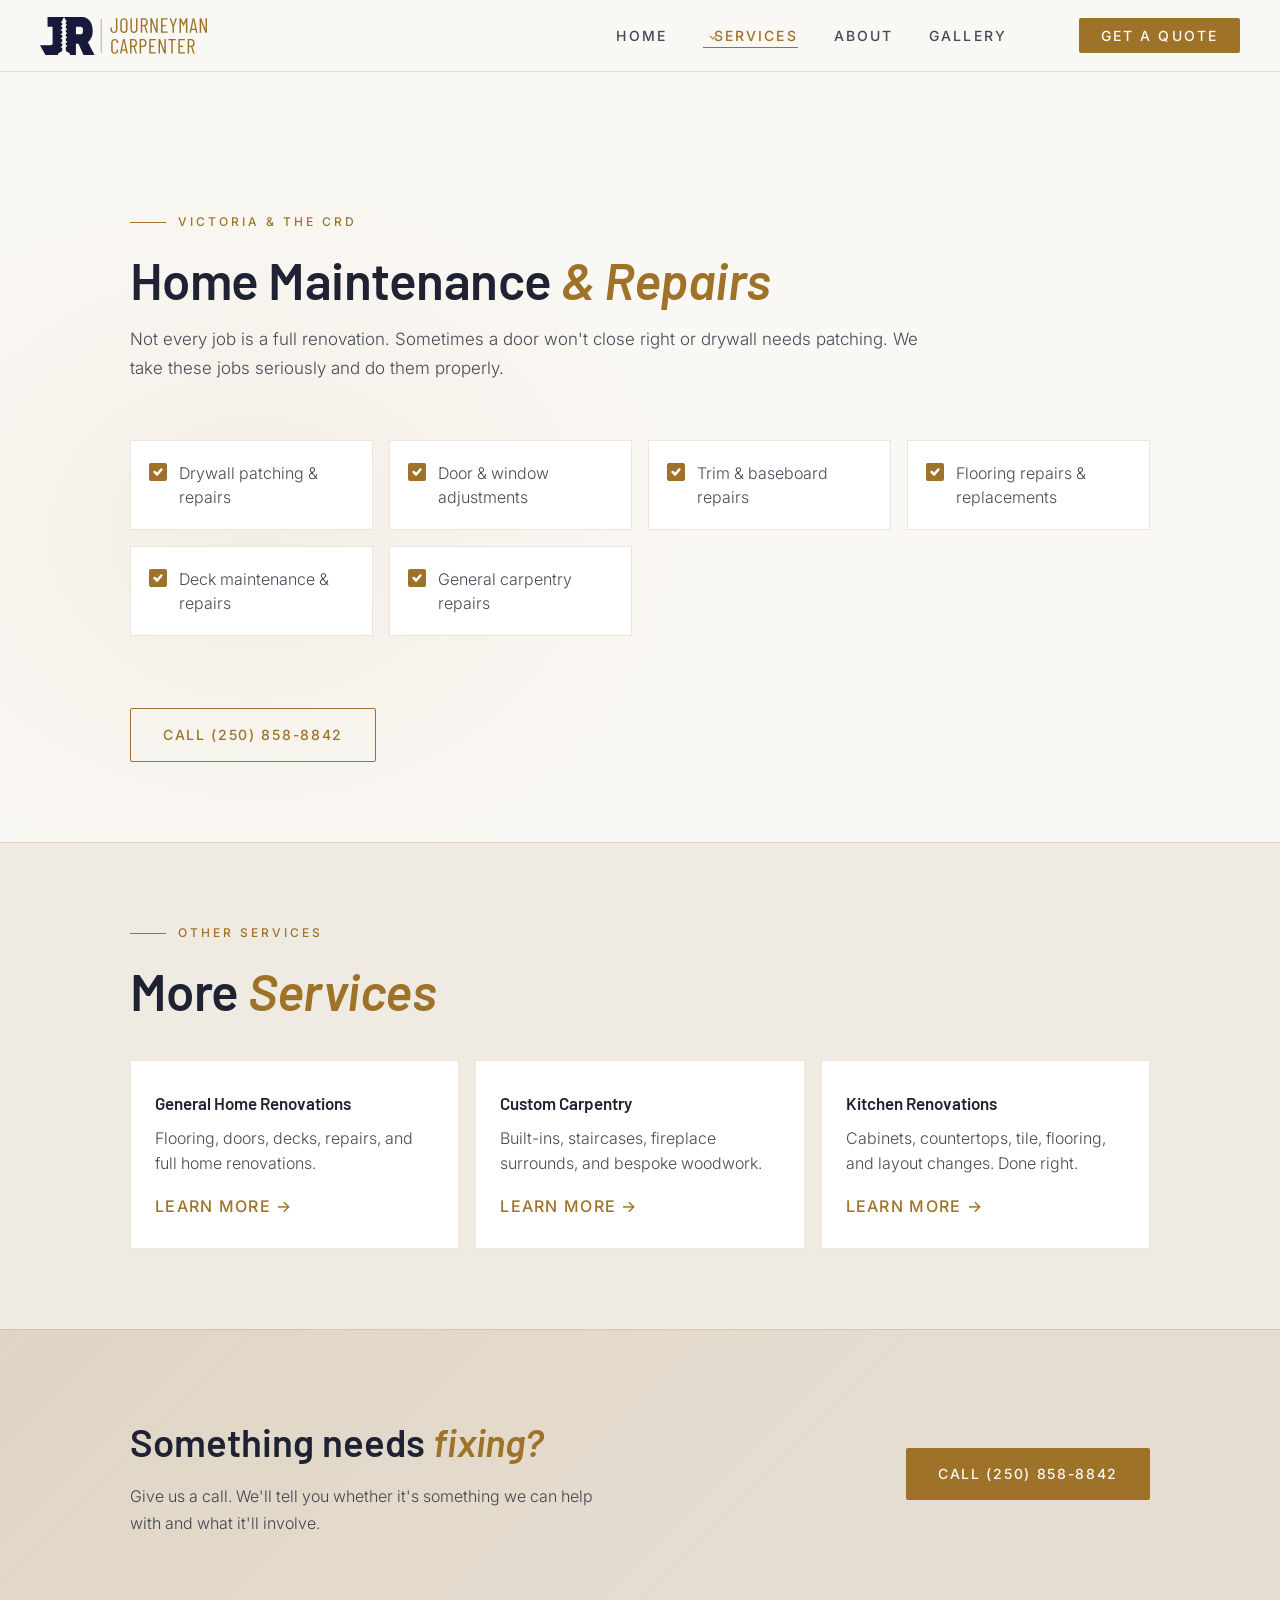
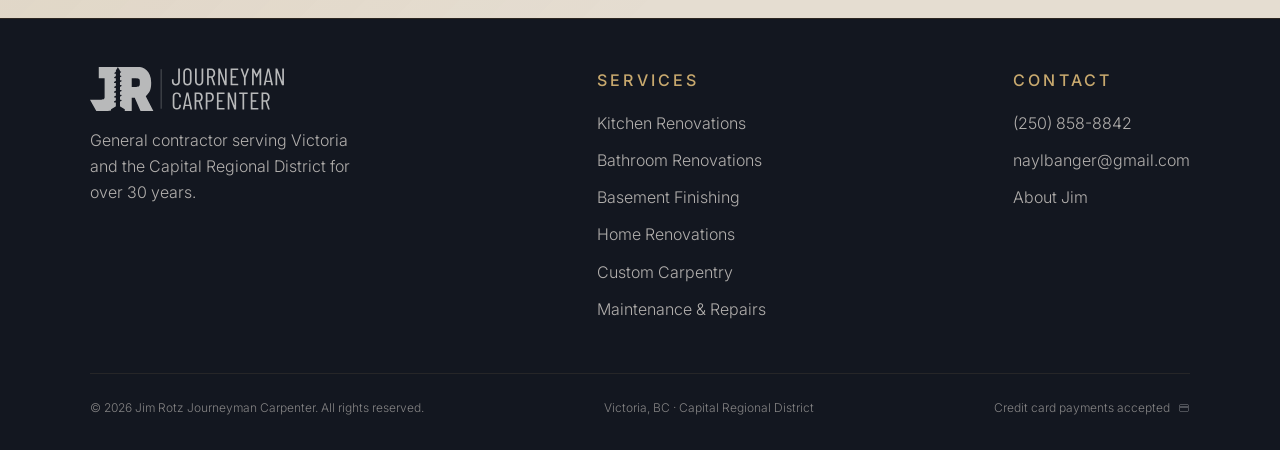
<file: home-maintenance.html>
<!DOCTYPE html>
<html lang="en">
<head>
  <meta charset="UTF-8" />
  <meta name="viewport" content="width=device-width, initial-scale=1.0" />
  <title>Home Maintenance &amp; Repairs Victoria BC | Jim Rotz</title>
  <meta name="description" content="Home maintenance and repairs in Victoria and the CRD. Drywall, trim, doors, flooring, decks, and general carpentry repairs by certified general contractor Jim Rotz - 30+ years experience." />
  <meta name="robots" content="index, follow" />
  <link rel="canonical" href="https://jimrotz.ca/home-maintenance.html" />

  <meta property="og:type" content="website" />
  <meta property="og:url" content="https://jimrotz.ca/home-maintenance.html" />
  <meta property="og:title" content="Home Maintenance &amp; Repairs Victoria BC - Jim Rotz" />
  <meta property="og:description" content="Drywall, trim, doors, flooring, decks, and general carpentry repairs. 30+ years experience across the CRD." />
  <meta property="og:image" content="https://jimrotz.ca/Photos/bathroom-renovation-tub-surround-victoria-bc.jpeg" />

  <meta name="twitter:card" content="summary_large_image" />
  <meta name="twitter:title" content="Home Maintenance &amp; Repairs Victoria BC - Jim Rotz" />
  <meta name="twitter:description" content="Drywall, trim, doors, flooring, decks, and general carpentry repairs. 30+ years experience across the CRD." />
  <meta name="twitter:image" content="https://jimrotz.ca/Photos/bathroom-renovation-tub-surround-victoria-bc.jpeg" />

  <script type="application/ld+json">
  {
    "@context": "https://schema.org",
    "@type": "Service",
    "name": "Home Maintenance and Repairs",
    "description": "Home maintenance and repair service including drywall patching, trim repairs, door and window adjustments, flooring repairs, and general carpentry. Serving Victoria and the Capital Regional District.",
    "provider": {
      "@type": "HomeAndConstructionBusiness",
      "name": "Jim Rotz Journeyman Carpenter",
      "url": "https://jimrotz.ca",
      "telephone": "(250) 858-8842",
      "address": {
        "@type": "PostalAddress",
        "addressLocality": "Victoria",
        "addressRegion": "BC",
        "addressCountry": "CA"
      }
    },
    "areaServed": { "@type": "AdministrativeArea", "name": "Capital Regional District" },
    "serviceType": "Home Repair"
  }
  </script>

  <link rel="icon" type="image/svg+xml" href="favicon.svg" />
  <link rel="stylesheet" href="styles.css" />
  <style>
    .page-hero { padding: 140px 40px 80px; position: relative; overflow: hidden; }
    .page-hero-bg { position: absolute; inset: 0; background: radial-gradient(ellipse 60% 80% at 20% 60%, rgba(158,114,40,0.07) 0%, transparent 60%); }
    .page-hero .container { position: relative; padding-top: 0; padding-bottom: 0; }

    .photo-grid { display: grid; gap: 8px; }
    .inclusions { display: grid; grid-template-columns: repeat(auto-fill, minmax(200px, 1fr)); gap: 16px; margin-bottom: 40px; }
    .inclusion-item { background: #fff; border: 1px solid var(--rule); padding: 20px 18px; display: flex; align-items: flex-start; gap: 12px; transition: background 0.25s; }
    .inclusion-item:hover { background: var(--warm-dim); }
    .inclusion-check { width: 18px; height: 18px; background: var(--warm); border-radius: 2px; flex-shrink: 0; display: flex; align-items: center; justify-content: center; margin-top: 2px; }
    .inclusion-check svg { width: 10px; height: 10px; stroke: #fff; fill: none; stroke-width: 3; stroke-linecap: round; stroke-linejoin: round; }
    .inclusion-item span { font-size: 16px; color: var(--cream-dim); line-height: 1.5; }

    .related-services { background: var(--slate-mid); border-top: 1px solid var(--rule); }
    .related-grid { display: grid; grid-template-columns: repeat(auto-fit, minmax(220px, 1fr)); gap: 16px; }
    .related-card { background: #fff; border: 1px solid var(--rule); padding: 28px 24px; transition: background 0.25s, transform 0.2s; position: relative; overflow: hidden; }
    .related-card:hover { background: var(--warm-dim); transform: translateY(-2px); }
    .related-card::after { content: ''; position: absolute; bottom: 0; left: 0; width: 0; height: 2px; background: var(--warm); transition: width 0.4s; }
    .related-card:hover::after { width: 100%; }
    .related-card h3 { font-family: var(--font-display); font-size: 17px; font-weight: 600; margin-bottom: 8px; }
    .related-card p { font-size: 16px; color: var(--muted); line-height: 1.6; margin-bottom: 16px; }
    .related-card a { font-size: 16px; font-weight: 500; color: var(--warm); letter-spacing: 0.08em; text-transform: uppercase; }

    .cta-banner { background: linear-gradient(135deg, rgba(158,114,40,0.08) 0%, transparent 60%), var(--slate-light); border-top: 1px solid var(--rule); }
    .cta-banner .container { display: flex; align-items: center; justify-content: space-between; gap: 40px; flex-wrap: wrap; }
    .cta-banner h2 { font-family: var(--font-display); font-size: clamp(26px, 3vw, 40px); font-weight: 600; }
    .cta-banner h2 em { font-style: italic; color: var(--warm); }
    .cta-banner p { font-size: 16px; color: var(--cream-dim); margin-top: 8px; max-width: 480px; }

    @media (max-width: 768px) {
      .page-hero { padding: 120px 24px 56px; }
      .cta-banner .container { flex-direction: column; align-items: flex-start; }
    }
  </style>
</head>
<body>

  <nav class="site-nav">
    <a href="index.html" class="nav-logo"><img src="icons/LOGO JR JOURNEYMAN CARPENTRY.svg" alt="Jim Rotz Journeyman Carpenter" /></a>
    <ul class="nav-links" id="navLinks">
      <li><a href="index.html">Home</a></li>
      <li class="nav-dropdown">
        <a href="services.html" class="active">Services</a>
        <ul class="dropdown-menu">
          <li><a href="kitchen-renovations.html">Kitchen Renovations</a></li>
          <li><a href="bathroom-renovations.html">Bathroom Renovations</a></li>
          <li><a href="basement-finishing.html">Basement Finishing</a></li>
          <li><a href="home-renovations.html">Home Renovations</a></li>
          <li><a href="custom-carpentry.html">Custom Carpentry</a></li>
          <li><a href="home-maintenance.html">Maintenance &amp; Repairs</a></li>
        </ul>
      </li>
      <li><a href="about.html">About</a></li>
      <li><a href="gallery.html">Gallery</a></li>
      <li><a href="contact.html" class="nav-cta">Get a Quote</a></li>
    </ul>
    <div class="nav-toggle" id="navToggle"><span></span><span></span><span></span></div>
  </nav>

  <main class="page-content">

    <section class="page-hero">
      <div class="page-hero-bg"></div>
      <div class="container">
        <p class="section-eyebrow fade-up">Victoria &amp; the CRD</p>
        <h1 class="section-title fade-up delay-1">Home Maintenance <em>&amp; Repairs</em></h1>
        <p class="section-lead fade-up delay-2">Not every job is a full renovation. Sometimes a door won't close right or drywall needs patching. We take these jobs seriously and do them properly.</p>
        <div class="fade-up delay-3">
          <div class="photo-grid" id="servicePhotos" style="margin-bottom:40px;"></div>
          <div class="inclusions">
            <div class="inclusion-item"><div class="inclusion-check"><svg viewBox="0 0 12 12"><polyline points="2 6 5 9 10 3"/></svg></div><span>Drywall patching &amp; repairs</span></div>
            <div class="inclusion-item"><div class="inclusion-check"><svg viewBox="0 0 12 12"><polyline points="2 6 5 9 10 3"/></svg></div><span>Door &amp; window adjustments</span></div>
            <div class="inclusion-item"><div class="inclusion-check"><svg viewBox="0 0 12 12"><polyline points="2 6 5 9 10 3"/></svg></div><span>Trim &amp; baseboard repairs</span></div>
            <div class="inclusion-item"><div class="inclusion-check"><svg viewBox="0 0 12 12"><polyline points="2 6 5 9 10 3"/></svg></div><span>Flooring repairs &amp; replacements</span></div>
            <div class="inclusion-item"><div class="inclusion-check"><svg viewBox="0 0 12 12"><polyline points="2 6 5 9 10 3"/></svg></div><span>Deck maintenance &amp; repairs</span></div>
            <div class="inclusion-item"><div class="inclusion-check"><svg viewBox="0 0 12 12"><polyline points="2 6 5 9 10 3"/></svg></div><span>General carpentry repairs</span></div>
          </div>
          <a href="tel:+12508588842" class="btn btn-outline" style="margin-top:32px;">Call (250) 858-8842</a>
        </div>
      </div>
    </section>

    <section class="related-services">
      <div class="container">
        <p class="section-eyebrow fade-up">Other Services</p>
        <h2 class="section-title fade-up delay-1">More <em>Services</em></h2>
        <div class="related-grid" style="margin-top: 40px;">
          <div class="related-card fade-up delay-2">
            <h3>General Home Renovations</h3>
            <p>Flooring, doors, decks, repairs, and full home renovations.</p>
            <a href="home-renovations.html">Learn more →</a>
          </div>
          <div class="related-card fade-up delay-3">
            <h3>Custom Carpentry</h3>
            <p>Built-ins, staircases, fireplace surrounds, and bespoke woodwork.</p>
            <a href="custom-carpentry.html">Learn more →</a>
          </div>
          <div class="related-card fade-up delay-4">
            <h3>Kitchen Renovations</h3>
            <p>Cabinets, countertops, tile, flooring, and layout changes. Done right.</p>
            <a href="kitchen-renovations.html">Learn more →</a>
          </div>
        </div>
      </div>
    </section>

    <section class="cta-banner">
      <div class="container">
        <div class="fade-up">
          <h2>Something needs <em>fixing?</em></h2>
          <p>Give us a call. We'll tell you whether it's something we can help with and what it'll involve.</p>
        </div>
        <a href="tel:+12508588842" class="btn btn-primary fade-up delay-2">Call (250) 858-8842</a>
      </div>
    </section>

  </main>

  <footer class="site-footer">
    <div class="footer-inner">
      <div class="footer-brand">
        <a href="index.html" class="nav-logo"><img src="icons/LOGO JR JOURNEYMAN CARPENTRY.svg" alt="Jim Rotz Journeyman Carpenter" /></a>
        <p>General contractor serving Victoria and the Capital Regional District for over 30 years.</p>
      </div>
      <div class="footer-col">
        <h4>Services</h4>
        <ul>
          <li><a href="kitchen-renovations.html">Kitchen Renovations</a></li>
          <li><a href="bathroom-renovations.html">Bathroom Renovations</a></li>
          <li><a href="basement-finishing.html">Basement Finishing</a></li>
          <li><a href="home-renovations.html">Home Renovations</a></li>
          <li><a href="custom-carpentry.html">Custom Carpentry</a></li>
          <li><a href="home-maintenance.html">Maintenance &amp; Repairs</a></li>
        </ul>
      </div>
      <div class="footer-col">
        <h4>Contact</h4>
        <ul>
          <li><a href="tel:+12508588842">(250) 858-8842</a></li>
          <li><a href="mailto:naylbanger@gmail.com">naylbanger@gmail.com</a></li>
          <li><a href="about.html">About Jim</a></li>
        </ul>
      </div>
    </div>
    <div class="footer-bottom">
      <p>&copy; 2026 Jim Rotz Journeyman Carpenter. All rights reserved.</p>
      <p>Victoria, BC · Capital Regional District</p>
      <p style="display:flex; align-items:center; gap:8px; font-size:12px; color:rgba(245,240,232,0.5);">Credit card payments accepted <img src="icons/creditcard.svg" alt="" style="height:12px; width:auto; filter: brightness(0) invert(1); opacity:0.5;" /></p>
    </div>
  </footer>

  <script>
    const toggle = document.getElementById('navToggle');
    const links  = document.getElementById('navLinks');
    toggle.addEventListener('click', () => links.classList.toggle('open'));
    const observer = new IntersectionObserver((entries) => {
      entries.forEach(e => { if (e.isIntersecting) { e.target.style.animationPlayState = 'running'; observer.unobserve(e.target); } });
    }, { threshold: 0.12 });
    document.querySelectorAll('.fade-up').forEach(el => { el.style.animationPlayState = 'paused'; observer.observe(el); });

    fetch('photos.json')
      .then(r => r.json())
      .then(data => {
        const photos = data['maintenance'] || [];
        const grid = document.getElementById('servicePhotos');
        if (!photos.length) { grid.style.display = 'none'; return; }
        grid.style.gridTemplateColumns = photos.length === 1 ? '1fr' : 'repeat(auto-fill, minmax(280px, 1fr))';
        photos.forEach(p => {
          const img = document.createElement('img');
          img.src = p.src;
          img.alt = p.alt;
          img.style.cssText = 'width:100%; aspect-ratio:4/3; object-fit:cover; border-radius:2px; border:1px solid var(--rule);';
          grid.appendChild(img);
        });
      });
  </script>

</body>
</html>
</file>
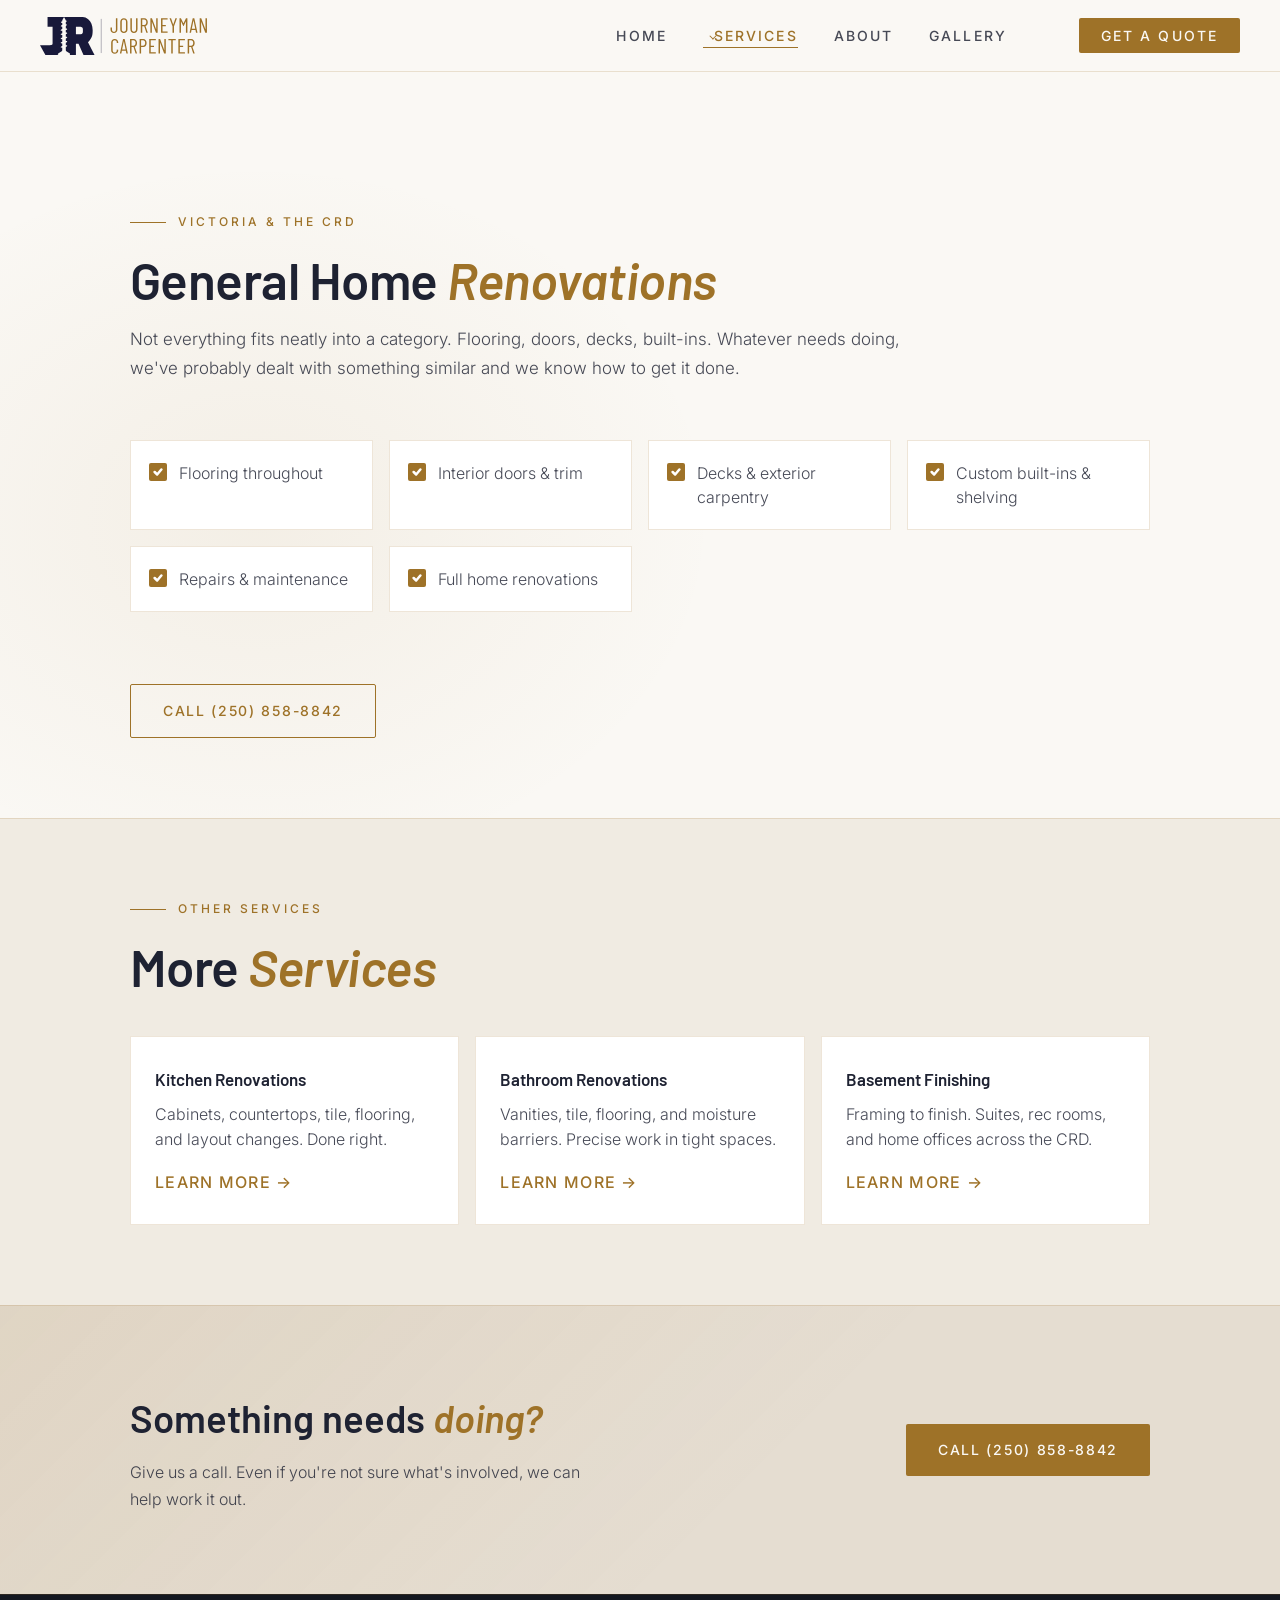
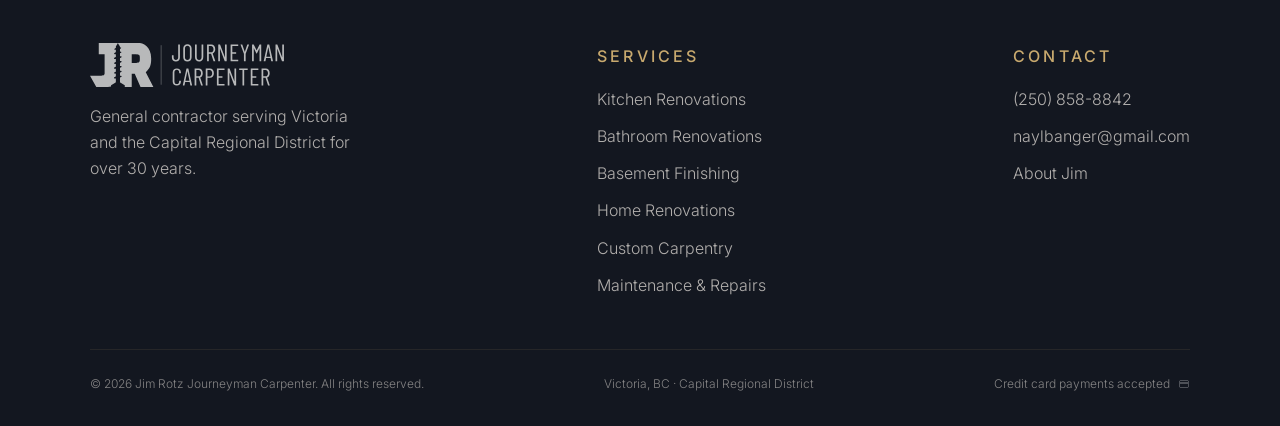
<file: home-renovations.html>
<!DOCTYPE html>
<html lang="en">
<head>
  <meta charset="UTF-8" />
  <meta name="viewport" content="width=device-width, initial-scale=1.0" />
  <title>Home Renovations Victoria BC | Jim Rotz</title>
  <meta name="description" content="General home renovations in Victoria and the CRD. Flooring, interior doors, trim, decks, custom built-ins, and repairs by certified general contractor Jim Rotz - 30+ years experience." />
  <meta name="robots" content="index, follow" />
  <link rel="canonical" href="https://jimrotz.ca/home-renovations.html" />

  <meta property="og:type" content="website" />
  <meta property="og:url" content="https://jimrotz.ca/home-renovations.html" />
  <meta property="og:title" content="Home Renovations Victoria BC - Jim Rotz Carpentry" />
  <meta property="og:description" content="Flooring, interior doors, trim, decks, custom built-ins, and repairs. 30+ years experience across the CRD." />
  <meta property="og:image" content="https://jimrotz.ca/Photos/kitchen-renovation-white-cabinets-victoria-bc.jpeg" />

  <meta name="twitter:card" content="summary_large_image" />
  <meta name="twitter:title" content="Home Renovations Victoria BC - Jim Rotz Carpentry" />
  <meta name="twitter:description" content="Flooring, interior doors, trim, decks, custom built-ins, and repairs. 30+ years experience across the CRD." />
  <meta name="twitter:image" content="https://jimrotz.ca/Photos/kitchen-renovation-white-cabinets-victoria-bc.jpeg" />

  <script type="application/ld+json">
  {
    "@context": "https://schema.org",
    "@type": "Service",
    "name": "General Home Renovations",
    "description": "General home renovation service including flooring, interior doors, trim, decks, custom built-ins, and repairs. Serving Victoria and the Capital Regional District.",
    "provider": {
      "@type": "HomeAndConstructionBusiness",
      "name": "Jim Rotz Journeyman Carpenter",
      "url": "https://jimrotz.ca",
      "telephone": "(250) 858-8842",
      "address": {
        "@type": "PostalAddress",
        "addressLocality": "Victoria",
        "addressRegion": "BC",
        "addressCountry": "CA"
      }
    },
    "areaServed": { "@type": "AdministrativeArea", "name": "Capital Regional District" },
    "serviceType": "Home Renovation"
  }
  </script>

  <link rel="icon" type="image/svg+xml" href="favicon.svg" />
  <link rel="stylesheet" href="styles.css" />
  <style>
    .page-hero { padding: 140px 40px 80px; position: relative; overflow: hidden; }
    .page-hero-bg { position: absolute; inset: 0; background: radial-gradient(ellipse 60% 80% at 20% 60%, rgba(158,114,40,0.07) 0%, transparent 60%); }
    .page-hero .container { position: relative; padding-top: 0; padding-bottom: 0; }

    .service-detail-section { border-top: 1px solid var(--rule); }
    .service-aside { position: static; }
    .service-aside h2 { font-family: var(--font-display); font-size: 28px; font-weight: 600; line-height: 1.2; margin-bottom: 16px; }
    .service-aside h2 em { font-style: italic; color: var(--warm); }
    .service-aside p { font-size: 14px; color: var(--muted); line-height: 1.7; margin-bottom: 24px; }
    .service-number { font-family: var(--font-display); font-size: 80px; font-weight: 700; color: rgba(158,114,40,0.12); line-height: 1; letter-spacing: -4px; margin-bottom: 8px; }

    .lead { font-size: 18px; font-weight: 300; color: var(--cream-dim); line-height: 1.75; margin-bottom: 40px; border-left: 2px solid var(--warm); padding-left: 24px; }

    .photo-grid { display: grid; gap: 8px; }
    .inclusions { display: grid; grid-template-columns: repeat(auto-fill, minmax(200px, 1fr)); gap: 16px; margin-bottom: 40px; }
    .inclusion-item { background: #fff; border: 1px solid var(--rule); padding: 20px 18px; display: flex; align-items: flex-start; gap: 12px; transition: background 0.25s; }
    .inclusion-item:hover { background: var(--warm-dim); }
    .inclusion-check { width: 18px; height: 18px; background: var(--warm); border-radius: 2px; flex-shrink: 0; display: flex; align-items: center; justify-content: center; margin-top: 2px; }
    .inclusion-check svg { width: 10px; height: 10px; stroke: #fff; fill: none; stroke-width: 3; stroke-linecap: round; stroke-linejoin: round; }
    .inclusion-item span { font-size: 16px; color: var(--cream-dim); line-height: 1.5; }

    .related-services { background: var(--slate-mid); border-top: 1px solid var(--rule); }
    .related-grid { display: grid; grid-template-columns: repeat(auto-fit, minmax(220px, 1fr)); gap: 16px; }
    .related-card { background: #fff; border: 1px solid var(--rule); padding: 28px 24px; transition: background 0.25s, transform 0.2s; position: relative; overflow: hidden; }
    .related-card:hover { background: var(--warm-dim); transform: translateY(-2px); }
    .related-card::after { content: ''; position: absolute; bottom: 0; left: 0; width: 0; height: 2px; background: var(--warm); transition: width 0.4s; }
    .related-card:hover::after { width: 100%; }
    .related-card h3 { font-family: var(--font-display); font-size: 17px; font-weight: 600; margin-bottom: 8px; }
    .related-card p { font-size: 16px; color: var(--muted); line-height: 1.6; margin-bottom: 16px; }
    .related-card a { font-size: 16px; font-weight: 500; color: var(--warm); letter-spacing: 0.08em; text-transform: uppercase; }

    .cta-banner { background: linear-gradient(135deg, rgba(158,114,40,0.08) 0%, transparent 60%), var(--slate-light); border-top: 1px solid var(--rule); }
    .cta-banner .container { display: flex; align-items: center; justify-content: space-between; gap: 40px; flex-wrap: wrap; }
    .cta-banner h2 { font-family: var(--font-display); font-size: clamp(26px, 3vw, 40px); font-weight: 600; }
    .cta-banner h2 em { font-style: italic; color: var(--warm); }
    .cta-banner p { font-size: 16px; color: var(--cream-dim); margin-top: 8px; max-width: 480px; }

    @media (max-width: 768px) {
      .service-aside { position: static; }
      .service-number { font-size: 56px; }
      .page-hero { padding: 120px 24px 56px; }
      .cta-banner .container { flex-direction: column; align-items: flex-start; }
    }
  </style>
</head>
<body>

  <nav class="site-nav">
    <a href="index.html" class="nav-logo"><img src="icons/LOGO JR JOURNEYMAN CARPENTRY.svg" alt="Jim Rotz Journeyman Carpenter" /></a>
    <ul class="nav-links" id="navLinks">
      <li><a href="index.html">Home</a></li>
      <li class="nav-dropdown">
        <a href="services.html" class="active">Services</a>
        <ul class="dropdown-menu">
          <li><a href="kitchen-renovations.html">Kitchen Renovations</a></li>
          <li><a href="bathroom-renovations.html">Bathroom Renovations</a></li>
          <li><a href="basement-finishing.html">Basement Finishing</a></li>
          <li><a href="home-renovations.html">Home Renovations</a></li>
          <li><a href="custom-carpentry.html">Custom Carpentry</a></li>
          <li><a href="home-maintenance.html">Maintenance &amp; Repairs</a></li>
        </ul>
      </li>
      <li><a href="about.html">About</a></li>
      <li><a href="gallery.html">Gallery</a></li>
      <li><a href="contact.html" class="nav-cta">Get a Quote</a></li>
    </ul>
    <div class="nav-toggle" id="navToggle"><span></span><span></span><span></span></div>
  </nav>

  <main class="page-content">

    <section class="page-hero">
      <div class="page-hero-bg"></div>
      <div class="container">
        <p class="section-eyebrow fade-up">Victoria &amp; the CRD</p>
        <h1 class="section-title fade-up delay-1">General Home <em>Renovations</em></h1>
        <p class="section-lead fade-up delay-2">Not everything fits neatly into a category. Flooring, doors, decks, built-ins. Whatever needs doing, we've probably dealt with something similar and we know how to get it done.</p>
        <div class="fade-up delay-3">
          <div class="photo-grid" id="servicePhotos" style="margin-bottom:40px;"></div>
          <div class="inclusions">
            <div class="inclusion-item"><div class="inclusion-check"><svg viewBox="0 0 12 12"><polyline points="2 6 5 9 10 3"/></svg></div><span>Flooring throughout</span></div>
            <div class="inclusion-item"><div class="inclusion-check"><svg viewBox="0 0 12 12"><polyline points="2 6 5 9 10 3"/></svg></div><span>Interior doors &amp; trim</span></div>
            <div class="inclusion-item"><div class="inclusion-check"><svg viewBox="0 0 12 12"><polyline points="2 6 5 9 10 3"/></svg></div><span>Decks &amp; exterior carpentry</span></div>
            <div class="inclusion-item"><div class="inclusion-check"><svg viewBox="0 0 12 12"><polyline points="2 6 5 9 10 3"/></svg></div><span>Custom built-ins &amp; shelving</span></div>
            <div class="inclusion-item"><div class="inclusion-check"><svg viewBox="0 0 12 12"><polyline points="2 6 5 9 10 3"/></svg></div><span>Repairs &amp; maintenance</span></div>
            <div class="inclusion-item"><div class="inclusion-check"><svg viewBox="0 0 12 12"><polyline points="2 6 5 9 10 3"/></svg></div><span>Full home renovations</span></div>
          </div>
          <a href="tel:+12508588842" class="btn btn-outline" style="margin-top:32px;">Call (250) 858-8842</a>
        </div>
      </div>
    </section>

    <section class="related-services">
      <div class="container">
        <p class="section-eyebrow fade-up">Other Services</p>
        <h2 class="section-title fade-up delay-1">More <em>Services</em></h2>
        <div class="related-grid" style="margin-top: 40px;">
          <div class="related-card fade-up delay-2">
            <h3>Kitchen Renovations</h3>
            <p>Cabinets, countertops, tile, flooring, and layout changes. Done right.</p>
            <a href="kitchen-renovations.html">Learn more →</a>
          </div>
          <div class="related-card fade-up delay-3">
            <h3>Bathroom Renovations</h3>
            <p>Vanities, tile, flooring, and moisture barriers. Precise work in tight spaces.</p>
            <a href="bathroom-renovations.html">Learn more →</a>
          </div>
          <div class="related-card fade-up delay-4">
            <h3>Basement Finishing</h3>
            <p>Framing to finish. Suites, rec rooms, and home offices across the CRD.</p>
            <a href="basement-finishing.html">Learn more →</a>
          </div>
        </div>
      </div>
    </section>

    <section class="cta-banner">
      <div class="container">
        <div class="fade-up">
          <h2>Something needs <em>doing?</em></h2>
          <p>Give us a call. Even if you're not sure what's involved, we can help work it out.</p>
        </div>
        <a href="tel:+12508588842" class="btn btn-primary fade-up delay-2">Call (250) 858-8842</a>
      </div>
    </section>

  </main>

  <footer class="site-footer">
    <div class="footer-inner">
      <div class="footer-brand">
        <a href="index.html" class="nav-logo"><img src="icons/LOGO JR JOURNEYMAN CARPENTRY.svg" alt="Jim Rotz Journeyman Carpenter" /></a>
        <p>General contractor serving Victoria and the Capital Regional District for over 30 years.</p>
      </div>
      <div class="footer-col">
        <h4>Services</h4>
        <ul>
          <li><a href="kitchen-renovations.html">Kitchen Renovations</a></li>
          <li><a href="bathroom-renovations.html">Bathroom Renovations</a></li>
          <li><a href="basement-finishing.html">Basement Finishing</a></li>
          <li><a href="home-renovations.html">Home Renovations</a></li>
          <li><a href="custom-carpentry.html">Custom Carpentry</a></li>
          <li><a href="home-maintenance.html">Maintenance &amp; Repairs</a></li>
        </ul>
      </div>
      <div class="footer-col">
        <h4>Contact</h4>
        <ul>
          <li><a href="tel:+12508588842">(250) 858-8842</a></li>
          <li><a href="mailto:naylbanger@gmail.com">naylbanger@gmail.com</a></li>
          <li><a href="about.html">About Jim</a></li>
        </ul>
      </div>

    </div>
    <div class="footer-bottom">
      <p>&copy; 2026 Jim Rotz Journeyman Carpenter. All rights reserved.</p>
      <p>Victoria, BC · Capital Regional District</p>
      <p style="display:flex; align-items:center; gap:8px; font-size:12px; color:rgba(245,240,232,0.5);">Credit card payments accepted <img src="icons/creditcard.svg" alt="" style="height:12px; width:auto; filter: brightness(0) invert(1); opacity:0.5;" /></p>
    </div>
  </footer>

  <script>
    const toggle = document.getElementById('navToggle');
    const links  = document.getElementById('navLinks');
    toggle.addEventListener('click', () => links.classList.toggle('open'));
    const observer = new IntersectionObserver((entries) => {
      entries.forEach(e => { if (e.isIntersecting) { e.target.style.animationPlayState = 'running'; observer.unobserve(e.target); } });
    }, { threshold: 0.12 });
    document.querySelectorAll('.fade-up').forEach(el => { el.style.animationPlayState = 'paused'; observer.observe(el); });

    fetch('photos.json')
      .then(r => r.json())
      .then(data => {
        const photos = data['home'] || [];
        const grid = document.getElementById('servicePhotos');
        if (!photos.length) { grid.style.display = 'none'; return; }
        grid.style.gridTemplateColumns = photos.length === 1 ? '1fr' : 'repeat(auto-fill, minmax(280px, 1fr))';
        photos.forEach(p => {
          const img = document.createElement('img');
          img.src = p.src;
          img.alt = p.alt;
          img.style.cssText = 'width:100%; aspect-ratio:4/3; object-fit:cover; border-radius:2px; border:1px solid var(--rule);';
          grid.appendChild(img);
        });
      });
  </script>

</body>
</html>
</file>
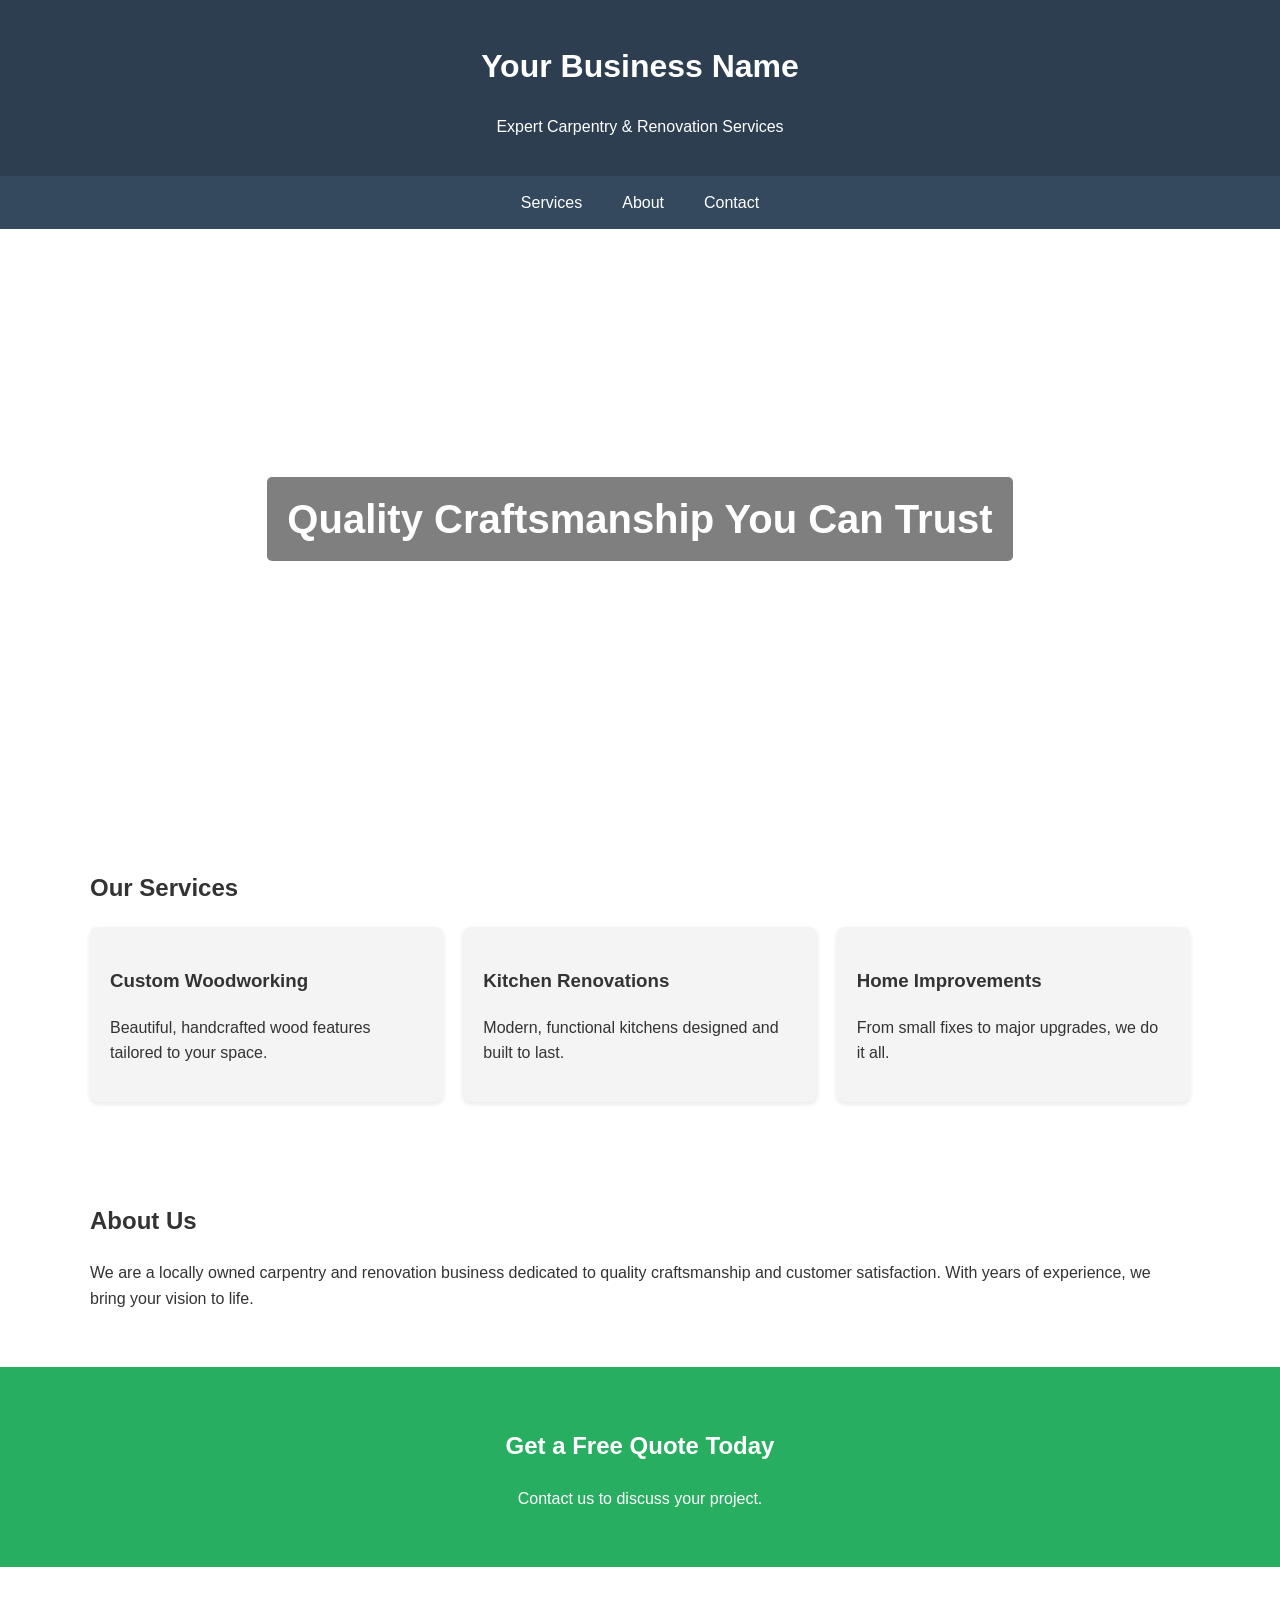
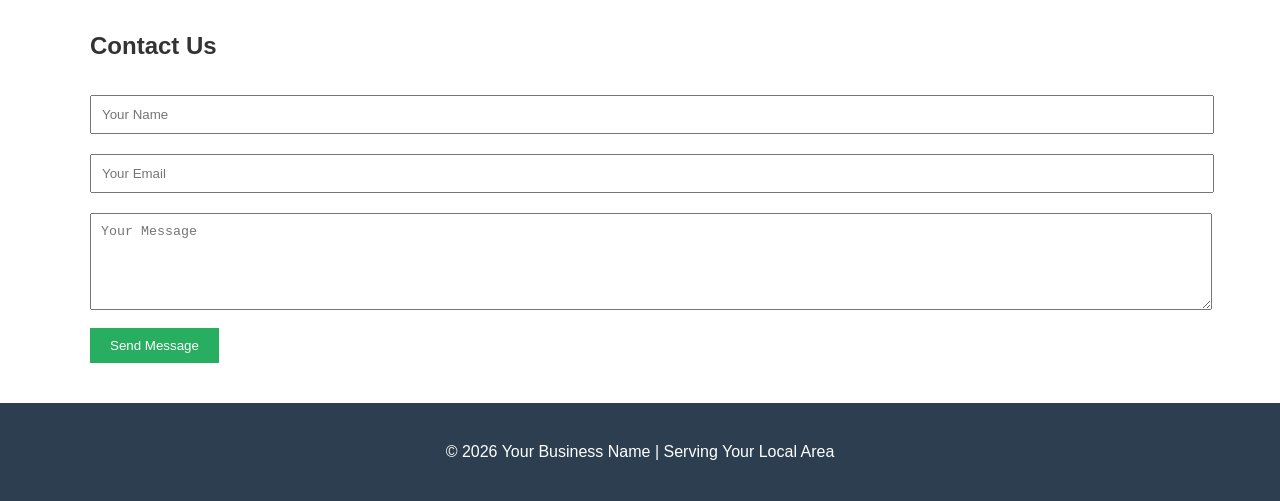
<file: JimRotzWebsite.html>
<!DOCTYPE html>
<html lang="en">
<head>
  <meta charset="UTF-8">
  <meta name="viewport" content="width=device-width, initial-scale=1.0">
  <meta name="description" content="Professional carpentry and home renovation services. Custom woodworking, kitchen remodels, and home improvements by trusted local experts.">
  <meta name="keywords" content="carpenter, renovations, home improvement, custom woodworking, kitchen remodel, local contractor">
  <meta name="author" content="Your Business Name">
  <title>Local Carpentry & Renovation Services | Your Business Name</title>

  <!-- Open Graph for SEO -->
  <meta property="og:title" content="Local Carpentry & Renovation Services">
  <meta property="og:description" content="Quality craftsmanship for renovations, custom builds, and home improvements.">
  <meta property="og:type" content="website">

  <style>
    body {
      margin: 0;
      font-family: Arial, sans-serif;
      line-height: 1.6;
      color: #333;
    }

    header {
      background: #2c3e50;
      color: #fff;
      padding: 20px 0;
      text-align: center;
    }

    nav {
      display: flex;
      justify-content: center;
      background: #34495e;
    }

    nav a {
      color: white;
      padding: 14px 20px;
      text-decoration: none;
    }

    nav a:hover {
      background: #2c3e50;
    }

    .hero {
      background: url('https://images.unsplash.com/photo-woodwork') center/cover no-repeat;
      color: white;
      height: 60vh;
      display: flex;
      align-items: center;
      justify-content: center;
      text-align: center;
      padding: 20px;
    }

    .hero h1 {
      font-size: 2.5rem;
      background: rgba(0,0,0,0.5);
      padding: 10px 20px;
      border-radius: 5px;
    }

    .container {
      padding: 40px 20px;
      max-width: 1100px;
      margin: auto;
    }

    .services {
      display: grid;
      grid-template-columns: repeat(auto-fit, minmax(250px, 1fr));
      gap: 20px;
    }

    .card {
      background: #f4f4f4;
      padding: 20px;
      border-radius: 8px;
      box-shadow: 0 2px 5px rgba(0,0,0,0.1);
    }

    .cta {
      background: #27ae60;
      color: white;
      text-align: center;
      padding: 40px 20px;
    }

    footer {
      background: #2c3e50;
      color: white;
      text-align: center;
      padding: 20px;
    }

    form input, form textarea {
      width: 100%;
      padding: 10px;
      margin: 10px 0;
    }

    button {
      background: #27ae60;
      color: white;
      border: none;
      padding: 10px 20px;
      cursor: pointer;
    }

    button:hover {
      background: #219150;
    }
  </style>
  <link rel="icon" type="image/svg+xml" href="favicon.svg" />
</head>
<body>

<header>
  <h1>Your Business Name</h1>
  <p>Expert Carpentry & Renovation Services</p>
</header>

<nav>
  <a href="#services">Services</a>
  <a href="#about">About</a>
  <a href="#contact">Contact</a>
</nav>

<section class="hero">
  <h1>Quality Craftsmanship You Can Trust</h1>
</section>

<section id="services" class="container">
  <h2>Our Services</h2>
  <div class="services">
    <div class="card">
      <h3>Custom Woodworking</h3>
      <p>Beautiful, handcrafted wood features tailored to your space.</p>
    </div>
    <div class="card">
      <h3>Kitchen Renovations</h3>
      <p>Modern, functional kitchens designed and built to last.</p>
    </div>
    <div class="card">
      <h3>Home Improvements</h3>
      <p>From small fixes to major upgrades, we do it all.</p>
    </div>
  </div>
</section>

<section id="about" class="container">
  <h2>About Us</h2>
  <p>We are a locally owned carpentry and renovation business dedicated to quality craftsmanship and customer satisfaction. With years of experience, we bring your vision to life.</p>
</section>

<section class="cta">
  <h2>Get a Free Quote Today</h2>
  <p>Contact us to discuss your project.</p>
</section>

<section id="contact" class="container">
  <h2>Contact Us</h2>
  <form>
    <input type="text" name="name" placeholder="Your Name" required>
    <input type="email" name="email" placeholder="Your Email" required>
    <textarea name="message" rows="5" placeholder="Your Message"></textarea>
    <button type="submit">Send Message</button>
  </form>
</section>

<footer>
  <p>&copy; 2026 Your Business Name | Serving Your Local Area</p>
</footer>

</body>
</html>
</file>
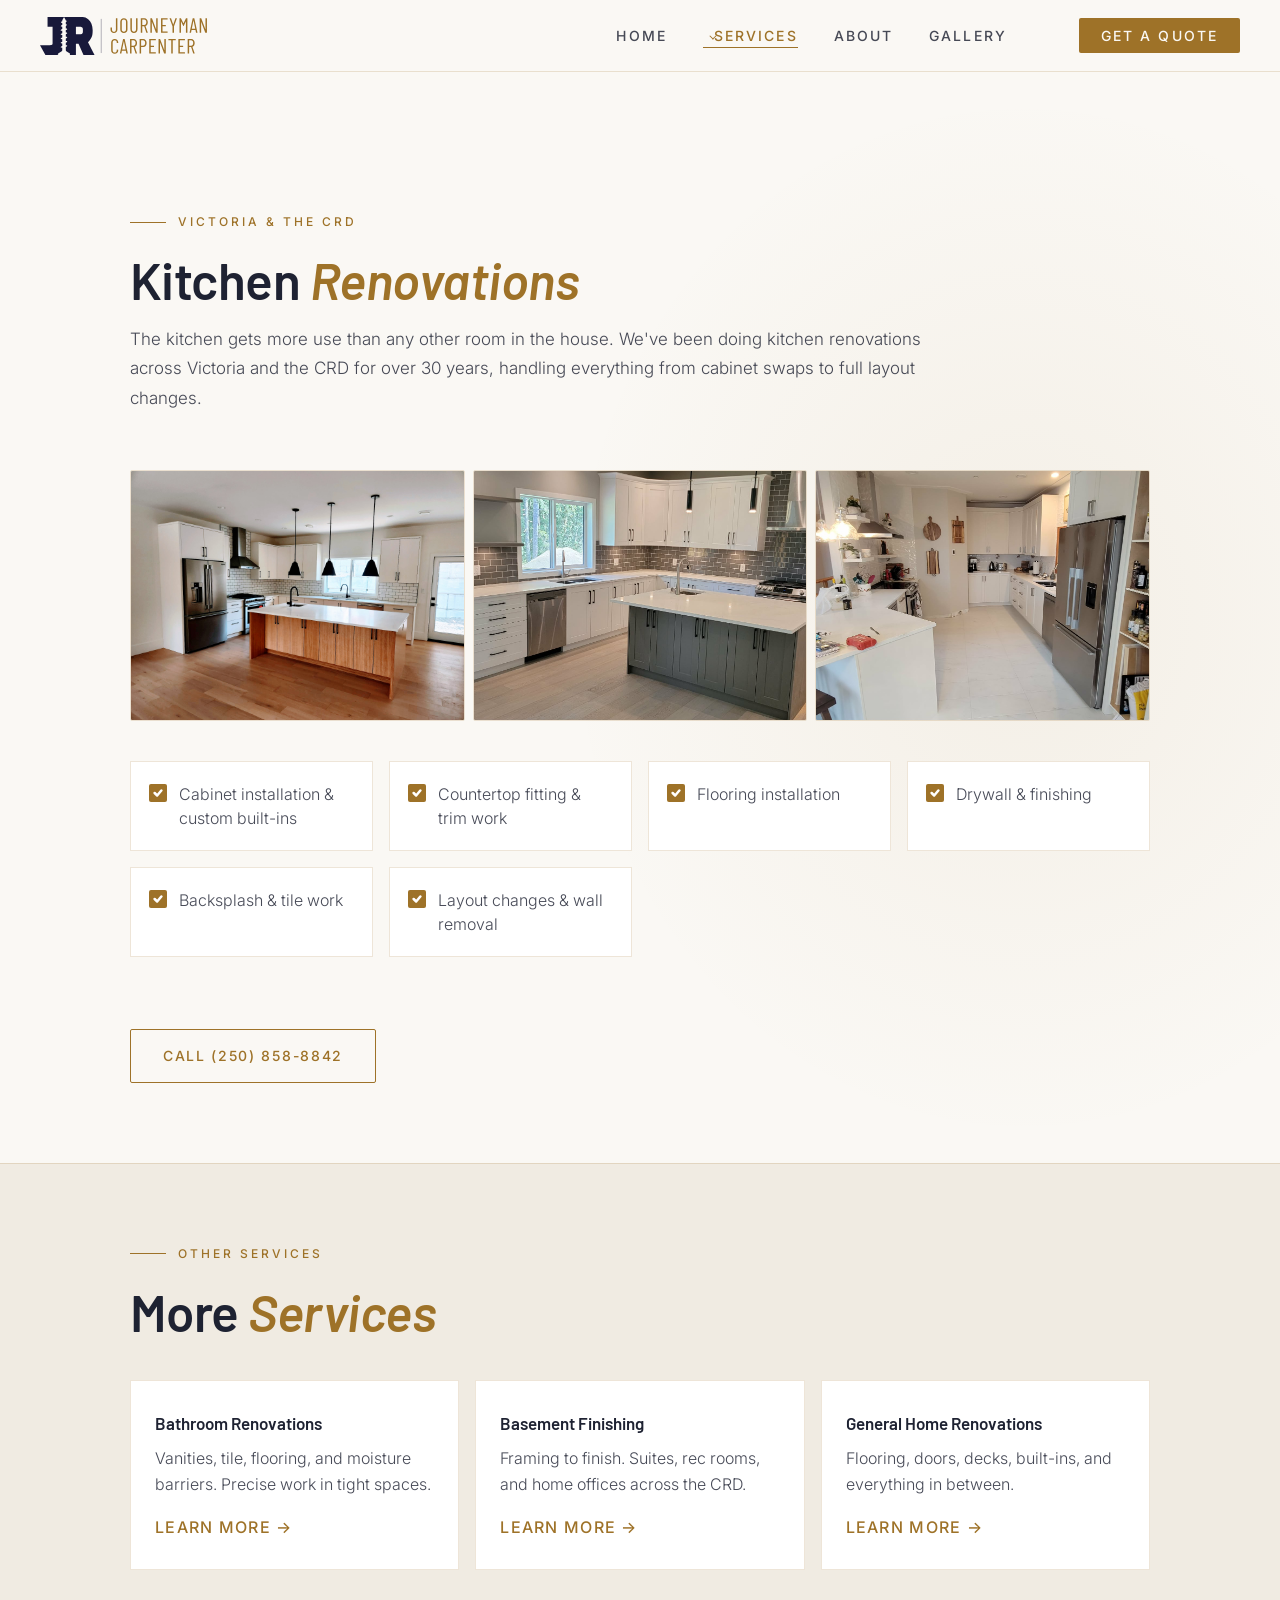
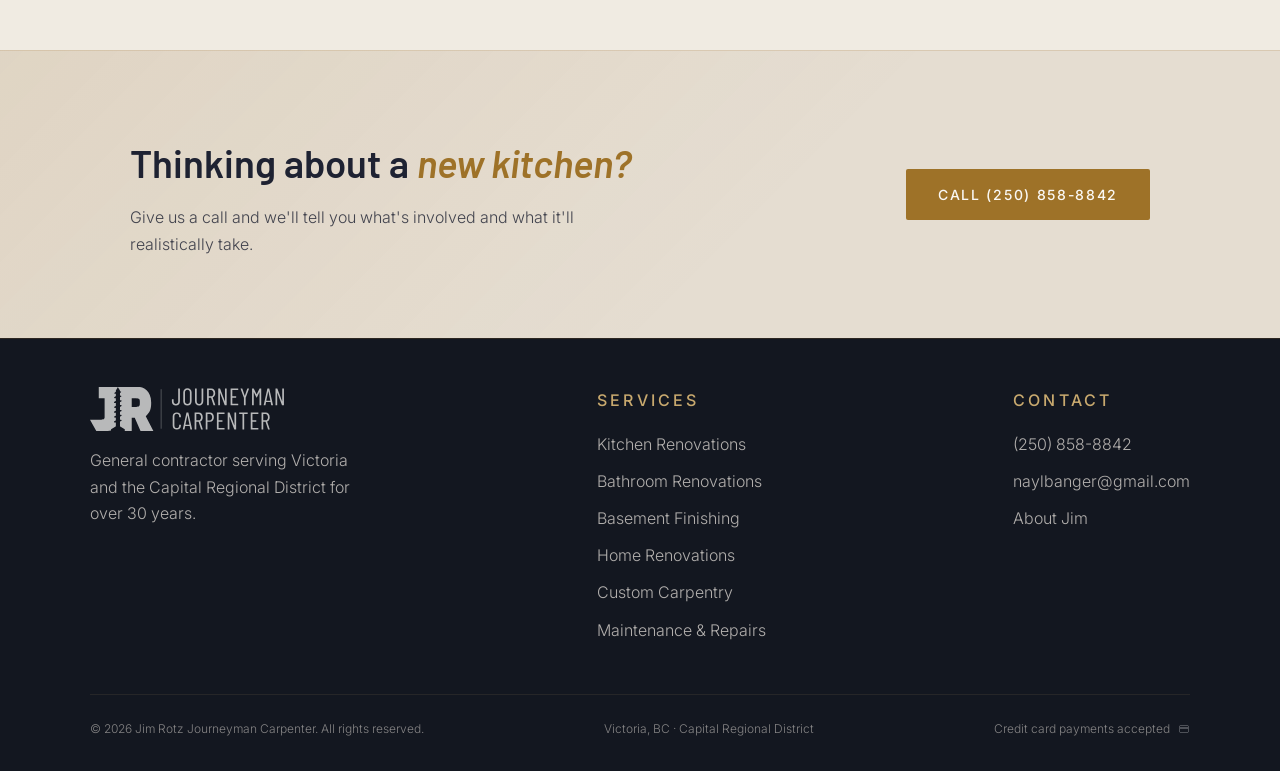
<file: kitchen-renovations.html>
<!DOCTYPE html>
<html lang="en">
<head>
  <meta charset="UTF-8" />
  <meta name="viewport" content="width=device-width, initial-scale=1.0" />
  <title>Kitchen Renovations Victoria BC | Jim Rotz</title>
  <meta name="description" content="Expert kitchen renovations in Victoria and the Capital Regional District. Cabinet installation, countertops, flooring, tile, and layout changes by certified general contractor Jim Rotz." />
  <meta name="robots" content="index, follow" />
  <link rel="canonical" href="https://jimrotz.ca/kitchen-renovations.html" />

  <!-- Open Graph -->
  <meta property="og:type" content="website" />
  <meta property="og:url" content="https://jimrotz.ca/kitchen-renovations.html" />
  <meta property="og:title" content="Kitchen Renovations Victoria BC - Jim Rotz Carpentry" />
  <meta property="og:description" content="Cabinet installation, countertops, flooring, tile, and layout changes. 30+ years experience across the CRD." />
  <meta property="og:image" content="https://jimrotz.ca/Photos/kitchen-renovation-white-cabinets-victoria-bc.jpeg" />

  <!-- Twitter Card -->
  <meta name="twitter:card" content="summary_large_image" />
  <meta name="twitter:title" content="Kitchen Renovations Victoria BC - Jim Rotz Carpentry" />
  <meta name="twitter:description" content="Cabinet installation, countertops, flooring, tile, and layout changes. 30+ years experience across the CRD." />
  <meta name="twitter:image" content="https://jimrotz.ca/Photos/kitchen-renovation-white-cabinets-victoria-bc.jpeg" />

  <!-- Service Schema -->
  <script type="application/ld+json">
  {
    "@context": "https://schema.org",
    "@type": "Service",
    "name": "Kitchen Renovations",
    "description": "Full kitchen renovation service including cabinet installation, countertop fitting, flooring, tile work, drywall, and layout changes. Serving Victoria and the Capital Regional District.",
    "provider": {
      "@type": "HomeAndConstructionBusiness",
      "name": "Jim Rotz Journeyman Carpenter",
      "url": "https://jimrotz.ca",
      "telephone": "(250) 858-8842",
      "address": {
        "@type": "PostalAddress",
        "addressLocality": "Victoria",
        "addressRegion": "BC",
        "addressCountry": "CA"
      }
    },
    "areaServed": { "@type": "AdministrativeArea", "name": "Capital Regional District" },
    "serviceType": "Kitchen Renovation"
  }
  </script>

  <link rel="icon" type="image/svg+xml" href="favicon.svg" />
  <link rel="stylesheet" href="styles.css" />
  <style>
    .page-hero {
      padding: 140px 40px 80px;
      position: relative;
      overflow: hidden;
    }
    .page-hero-bg {
      position: absolute; inset: 0;
      background: radial-gradient(ellipse 60% 80% at 80% 50%, rgba(158,114,40,0.07) 0%, transparent 60%);
    }
    .page-hero .container { position: relative; padding-top: 0; padding-bottom: 0; }

    .service-detail-section { border-top: 1px solid var(--rule); }
    .service-aside {
      position: static;
      top: calc(var(--nav-height) + 32px);
    }
    .service-aside h2 {
      font-family: var(--font-display);
      font-size: 28px;
      font-weight: 600;
      line-height: 1.2;
      margin-bottom: 16px;
    }
    .service-aside h2 em { font-style: italic; color: var(--warm); }
    .service-aside p { font-size: 14px; color: var(--muted); line-height: 1.7; margin-bottom: 24px; }

    .service-number {
      font-family: var(--font-display);
      font-size: 80px;
      font-weight: 700;
      color: rgba(158,114,40,0.12);
      line-height: 1;
      letter-spacing: -4px;
      margin-bottom: 8px;
    }

    .lead {
      font-size: 18px;
      font-weight: 300;
      color: var(--cream-dim);
      line-height: 1.75;
      margin-bottom: 40px;
      border-left: 2px solid var(--warm);
      padding-left: 24px;
    }

    .photo-grid { display: grid; gap: 8px; }

    .inclusions {
      display: grid;
      grid-template-columns: repeat(auto-fill, minmax(200px, 1fr));
      gap: 16px;
      margin-bottom: 40px;
    }
    .inclusion-item {
      background: #fff;
      border: 1px solid var(--rule);
      padding: 20px 18px;
      display: flex;
      align-items: flex-start;
      gap: 12px;
      transition: background 0.25s;
    }
    .inclusion-item:hover { background: var(--warm-dim); }
    .inclusion-check {
      width: 18px; height: 18px;
      background: var(--warm);
      border-radius: 2px;
      flex-shrink: 0;
      display: flex; align-items: center; justify-content: center;
      margin-top: 2px;
    }
    .inclusion-check svg {
      width: 10px; height: 10px;
      stroke: #fff; fill: none;
      stroke-width: 3; stroke-linecap: round; stroke-linejoin: round;
    }
    .inclusion-item span { font-size: 16px; color: var(--cream-dim); line-height: 1.5; }

    .related-services {
      background: var(--slate-mid);
      border-top: 1px solid var(--rule);
    }
    .related-grid {
      display: grid;
      grid-template-columns: repeat(auto-fit, minmax(220px, 1fr));
      gap: 16px;
    }
    .related-card {
      background: #fff;
      border: 1px solid var(--rule);
      padding: 28px 24px;
      transition: background 0.25s, transform 0.2s;
      position: relative;
      overflow: hidden;
    }
    .related-card:hover { background: var(--warm-dim); transform: translateY(-2px); }
    .related-card::after {
      content: ''; position: absolute;
      bottom: 0; left: 0;
      width: 0; height: 2px;
      background: var(--warm);
      transition: width 0.4s;
    }
    .related-card:hover::after { width: 100%; }
    .related-card h3 { font-family: var(--font-display); font-size: 17px; font-weight: 600; margin-bottom: 8px; }
    .related-card p { font-size: 16px; color: var(--muted); line-height: 1.6; margin-bottom: 16px; }
    .related-card a { font-size: 16px; font-weight: 500; color: var(--warm); letter-spacing: 0.08em; text-transform: uppercase; }

    .cta-banner {
      background: linear-gradient(135deg, rgba(158,114,40,0.08) 0%, transparent 60%), var(--slate-light);
      border-top: 1px solid var(--rule);
    }
    .cta-banner .container { display: flex; align-items: center; justify-content: space-between; gap: 40px; flex-wrap: wrap; }
    .cta-banner h2 { font-family: var(--font-display); font-size: clamp(26px, 3vw, 40px); font-weight: 600; }
    .cta-banner h2 em { font-style: italic; color: var(--warm); }
    .cta-banner p { font-size: 16px; color: var(--cream-dim); margin-top: 8px; max-width: 480px; }

    @media (max-width: 768px) {
      .service-aside { position: static; }
      .service-number { font-size: 56px; }
      .page-hero { padding: 120px 24px 56px; }
      .cta-banner .container { flex-direction: column; align-items: flex-start; }
    }
  </style>
</head>
<body>

  <nav class="site-nav">
    <a href="index.html" class="nav-logo"><img src="icons/LOGO JR JOURNEYMAN CARPENTRY.svg" alt="Jim Rotz Journeyman Carpenter" /></a>
    <ul class="nav-links" id="navLinks">
      <li><a href="index.html">Home</a></li>
      <li class="nav-dropdown">
        <a href="services.html" class="active">Services</a>
        <ul class="dropdown-menu">
          <li><a href="kitchen-renovations.html">Kitchen Renovations</a></li>
          <li><a href="bathroom-renovations.html">Bathroom Renovations</a></li>
          <li><a href="basement-finishing.html">Basement Finishing</a></li>
          <li><a href="home-renovations.html">Home Renovations</a></li>
          <li><a href="custom-carpentry.html">Custom Carpentry</a></li>
          <li><a href="home-maintenance.html">Maintenance &amp; Repairs</a></li>
        </ul>
      </li>
      <li><a href="about.html">About</a></li>
      <li><a href="gallery.html">Gallery</a></li>
      <li><a href="contact.html" class="nav-cta">Get a Quote</a></li>
    </ul>
    <div class="nav-toggle" id="navToggle"><span></span><span></span><span></span></div>
  </nav>

  <main class="page-content">

    <section class="page-hero">
      <div class="page-hero-bg"></div>
      <div class="container">
        <p class="section-eyebrow fade-up">Victoria &amp; the CRD</p>
        <h1 class="section-title fade-up delay-1">Kitchen <em>Renovations</em></h1>
        <p class="section-lead fade-up delay-2">The kitchen gets more use than any other room in the house. We've been doing kitchen renovations across Victoria and the CRD for over 30 years, handling everything from cabinet swaps to full layout changes.</p>
        <div class="fade-up delay-3">
          <div class="photo-grid" id="servicePhotos" style="margin-bottom:40px;"></div>
          <div class="inclusions">
            <div class="inclusion-item"><div class="inclusion-check"><svg viewBox="0 0 12 12"><polyline points="2 6 5 9 10 3"/></svg></div><span>Cabinet installation &amp; custom built-ins</span></div>
            <div class="inclusion-item"><div class="inclusion-check"><svg viewBox="0 0 12 12"><polyline points="2 6 5 9 10 3"/></svg></div><span>Countertop fitting &amp; trim work</span></div>
            <div class="inclusion-item"><div class="inclusion-check"><svg viewBox="0 0 12 12"><polyline points="2 6 5 9 10 3"/></svg></div><span>Flooring installation</span></div>
            <div class="inclusion-item"><div class="inclusion-check"><svg viewBox="0 0 12 12"><polyline points="2 6 5 9 10 3"/></svg></div><span>Drywall &amp; finishing</span></div>
            <div class="inclusion-item"><div class="inclusion-check"><svg viewBox="0 0 12 12"><polyline points="2 6 5 9 10 3"/></svg></div><span>Backsplash &amp; tile work</span></div>
            <div class="inclusion-item"><div class="inclusion-check"><svg viewBox="0 0 12 12"><polyline points="2 6 5 9 10 3"/></svg></div><span>Layout changes &amp; wall removal</span></div>
          </div>
          <a href="tel:+12508588842" class="btn btn-outline" style="margin-top:32px;">Call (250) 858-8842</a>
        </div>
      </div>
    </section>

    <section class="related-services">
      <div class="container">
        <p class="section-eyebrow fade-up">Other Services</p>
        <h2 class="section-title fade-up delay-1">More <em>Services</em></h2>
        <div class="related-grid" style="margin-top: 40px;">
          <div class="related-card fade-up delay-2">
            <h3>Bathroom Renovations</h3>
            <p>Vanities, tile, flooring, and moisture barriers. Precise work in tight spaces.</p>
            <a href="bathroom-renovations.html">Learn more →</a>
          </div>
          <div class="related-card fade-up delay-3">
            <h3>Basement Finishing</h3>
            <p>Framing to finish. Suites, rec rooms, and home offices across the CRD.</p>
            <a href="basement-finishing.html">Learn more →</a>
          </div>
          <div class="related-card fade-up delay-4">
            <h3>General Home Renovations</h3>
            <p>Flooring, doors, decks, built-ins, and everything in between.</p>
            <a href="home-renovations.html">Learn more →</a>
          </div>
        </div>
      </div>
    </section>

    <section class="cta-banner">
      <div class="container">
        <div class="fade-up">
          <h2>Thinking about a <em>new kitchen?</em></h2>
          <p>Give us a call and we'll tell you what's involved and what it'll realistically take.</p>
        </div>
        <a href="tel:+12508588842" class="btn btn-primary fade-up delay-2">Call (250) 858-8842</a>
      </div>
    </section>

  </main>

  <footer class="site-footer">
    <div class="footer-inner">
      <div class="footer-brand">
        <a href="index.html" class="nav-logo"><img src="icons/LOGO JR JOURNEYMAN CARPENTRY.svg" alt="Jim Rotz Journeyman Carpenter" /></a>
        <p>General contractor serving Victoria and the Capital Regional District for over 30 years.</p>
      </div>
      <div class="footer-col">
        <h4>Services</h4>
        <ul>
          <li><a href="kitchen-renovations.html">Kitchen Renovations</a></li>
          <li><a href="bathroom-renovations.html">Bathroom Renovations</a></li>
          <li><a href="basement-finishing.html">Basement Finishing</a></li>
          <li><a href="home-renovations.html">Home Renovations</a></li>
          <li><a href="custom-carpentry.html">Custom Carpentry</a></li>
          <li><a href="home-maintenance.html">Maintenance &amp; Repairs</a></li>
        </ul>
      </div>
      <div class="footer-col">
        <h4>Contact</h4>
        <ul>
          <li><a href="tel:+12508588842">(250) 858-8842</a></li>
          <li><a href="mailto:naylbanger@gmail.com">naylbanger@gmail.com</a></li>
          <li><a href="about.html">About Jim</a></li>
        </ul>
      </div>

    </div>
    <div class="footer-bottom">
      <p>&copy; 2026 Jim Rotz Journeyman Carpenter. All rights reserved.</p>
      <p>Victoria, BC · Capital Regional District</p>
      <p style="display:flex; align-items:center; gap:8px; font-size:12px; color:rgba(245,240,232,0.5);">Credit card payments accepted <img src="icons/creditcard.svg" alt="" style="height:12px; width:auto; filter: brightness(0) invert(1); opacity:0.5;" /></p>
    </div>
  </footer>

  <script>
    const toggle = document.getElementById('navToggle');
    const links  = document.getElementById('navLinks');
    toggle.addEventListener('click', () => links.classList.toggle('open'));
    const observer = new IntersectionObserver((entries) => {
      entries.forEach(e => { if (e.isIntersecting) { e.target.style.animationPlayState = 'running'; observer.unobserve(e.target); } });
    }, { threshold: 0.12 });
    document.querySelectorAll('.fade-up').forEach(el => { el.style.animationPlayState = 'paused'; observer.observe(el); });

    fetch('photos.json')
      .then(r => r.json())
      .then(data => {
        const photos = data['kitchen'] || [];
        const grid = document.getElementById('servicePhotos');
        if (!photos.length) { grid.style.display = 'none'; return; }
        grid.style.gridTemplateColumns = photos.length === 1 ? '1fr' : 'repeat(auto-fill, minmax(280px, 1fr))';
        photos.forEach(p => {
          const img = document.createElement('img');
          img.src = p.src;
          img.alt = p.alt;
          img.style.cssText = 'width:100%; aspect-ratio:4/3; object-fit:cover; border-radius:2px; border:1px solid var(--rule);';
          grid.appendChild(img);
        });
      });
  </script>

</body>
</html>
</file>
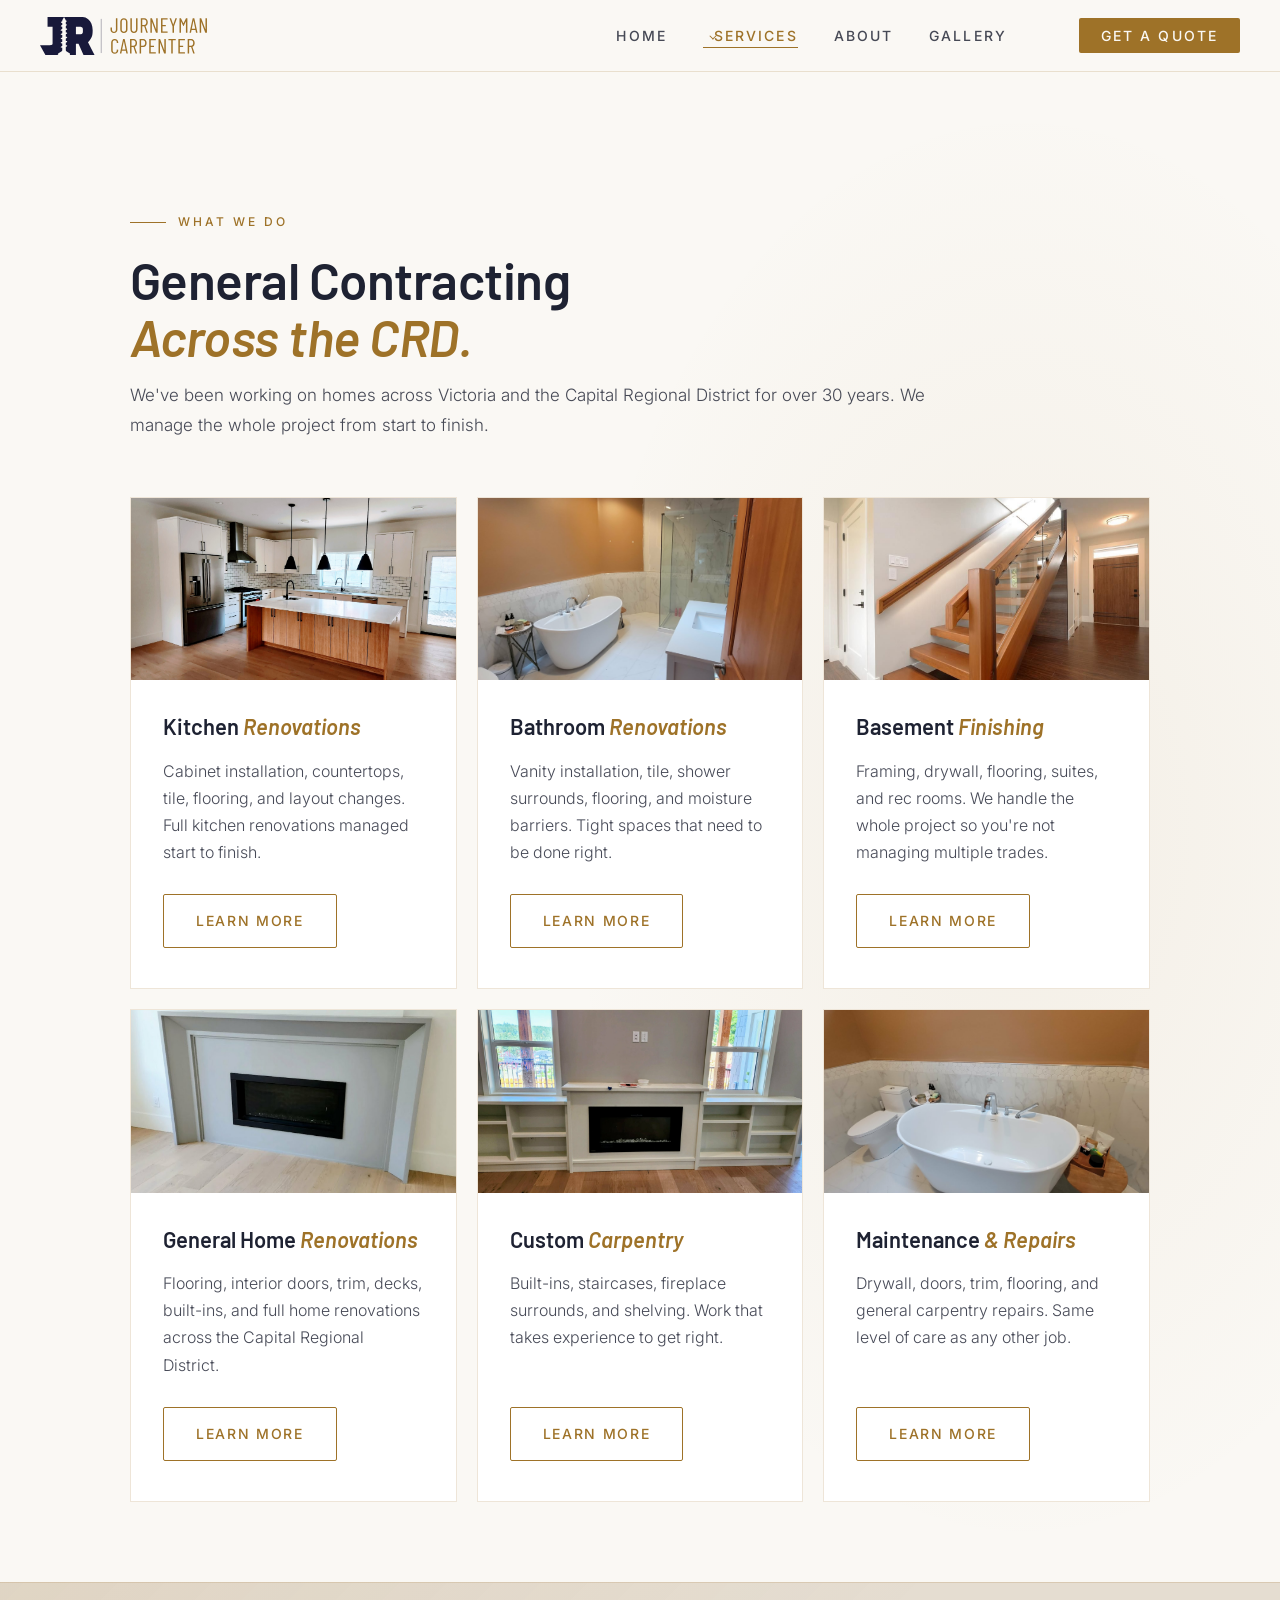
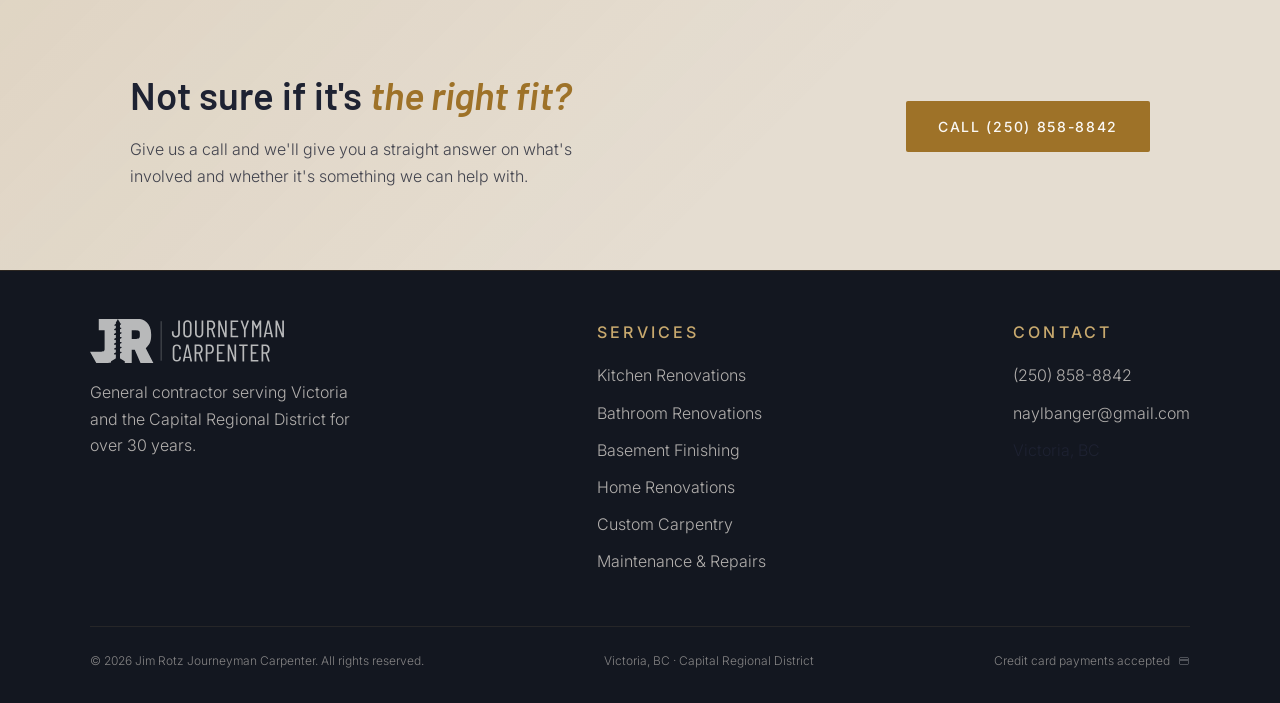
<file: services.html>
<!DOCTYPE html>
<html lang="en">
<head>
  <meta charset="UTF-8" />
  <meta name="viewport" content="width=device-width, initial-scale=1.0" />
  <title>Renovation Services | Victoria Carpentry &amp; Custom Renovations | Jim Rotz</title>
  <meta name="description" content="Kitchen renovations, bathroom remodels, basement finishing, and general home renovations across Victoria and the CRD. Certified general contractor with 30+ years of experience." />
  <meta name="robots" content="index, follow" />
  <link rel="canonical" href="https://jimrotz.ca/services.html" />

  <!-- Open Graph -->
  <meta property="og:type" content="website" />
  <meta property="og:url" content="https://jimrotz.ca/services.html" />
  <meta property="og:title" content="Renovation Services in Victoria BC - Jim Rotz Carpentry" />
  <meta property="og:description" content="Kitchen renovations, bathroom remodels, basement finishing, and more. Serving the Capital Regional District for 30+ years." />
  <meta property="og:image" content="https://jimrotz.ca/Photos/kitchen-renovation-white-cabinets-victoria-bc.jpeg" />

  <!-- Twitter Card -->
  <meta name="twitter:card" content="summary_large_image" />
  <meta name="twitter:title" content="Renovation Services in Victoria BC - Jim Rotz Carpentry" />
  <meta name="twitter:description" content="Kitchen renovations, bathroom remodels, basement finishing, and more. Serving the CRD for 30+ years." />
  <meta name="twitter:image" content="https://jimrotz.ca/Photos/kitchen-renovation-white-cabinets-victoria-bc.jpeg" />

  <!-- Service Schema -->
  <script type="application/ld+json">
  {
    "@context": "https://schema.org",
    "@type": "HomeAndConstructionBusiness",
    "name": "Jim Rotz Journeyman Carpenter",
    "url": "https://jimrotz.ca",
    "areaServed": {
      "@type": "AdministrativeArea",
      "name": "Capital Regional District"
    },
    "hasOfferCatalog": {
      "@type": "OfferCatalog",
      "name": "Renovation Services",
      "itemListElement": [
        { "@type": "Offer", "itemOffered": { "@type": "Service", "name": "Kitchen Renovations", "description": "Custom cabinetry, countertops, flooring, drywall, tile work, and layout changes." } },
        { "@type": "Offer", "itemOffered": { "@type": "Service", "name": "Bathroom Renovations", "description": "Vanities, tile, flooring, moisture barriers, and trim work." } },
        { "@type": "Offer", "itemOffered": { "@type": "Service", "name": "Basement Finishing", "description": "Framing, drywall, flooring, secondary suites, and trim." } },
        { "@type": "Offer", "itemOffered": { "@type": "Service", "name": "General Home Renovations", "description": "Flooring, doors, decks, built-ins, and repairs across the CRD." } }
      ]
    }
  }
  </script>

  <link rel="icon" type="image/svg+xml" href="favicon.svg" />
  <link rel="stylesheet" href="styles.css" />
  <style>
    .page-hero { padding: 140px 40px 80px; position: relative; overflow: hidden; }
    .page-hero-bg { position: absolute; inset: 0; background: radial-gradient(ellipse 60% 80% at 80% 50%, rgba(158,114,40,0.07) 0%, transparent 60%); }
    .page-hero .container { position: relative; padding-top: 0; padding-bottom: 0; }
    .services-hub-grid {
      display: grid;
      grid-template-columns: repeat(auto-fit, minmax(280px, 1fr));
      gap: 20px;
    }

    .service-hub-card {
      background: #fff;
      border: 1px solid var(--rule);
      padding: 40px 32px;
      position: relative;
      overflow: hidden;
      transition: background 0.25s, transform 0.2s;
      display: flex;
      flex-direction: column;
    }
    .service-hub-card:hover { background: var(--warm-dim); transform: translateY(-2px); }
    .service-hub-card::after {
      content: ''; position: absolute;
      bottom: 0; left: 0;
      width: 0; height: 2px;
      background: var(--warm);
      transition: width 0.4s;
    }
    .service-hub-card:hover::after { width: 100%; }

    .service-hub-num {
      font-family: var(--font-display);
      font-size: 56px;
      font-weight: 700;
      color: rgba(158,114,40,0.12);
      line-height: 1;
      letter-spacing: -3px;
      margin-bottom: 16px;
    }
    .service-hub-photo {
      width: calc(100% + 64px);
      margin: -40px -32px 28px;
      aspect-ratio: 16/9;
      overflow: hidden;
    }
    .service-hub-photo img {
      width: 100%;
      height: 100%;
      object-fit: cover;
      display: block;
      transition: transform 0.5s ease;
    }
    .service-hub-card:hover .service-hub-photo img { transform: scale(1.04); }
    .service-hub-card h2 { font-family: var(--font-display); font-size: 22px; font-weight: 600; margin-bottom: 12px; }
    .service-hub-card h2 em { font-style: italic; color: var(--warm); }
    .service-hub-card p { font-size: 16px; color: var(--muted); line-height: 1.7; margin-bottom: 28px; flex: 1; }
    .service-hub-card a.btn { align-self: flex-start; }

    .cta-banner { background: linear-gradient(135deg, rgba(158,114,40,0.08) 0%, transparent 60%), var(--slate-light); border-top: 1px solid var(--rule); }
    .cta-banner .container { display: flex; align-items: center; justify-content: space-between; gap: 40px; flex-wrap: wrap; }
    .cta-banner h2 { font-family: var(--font-display); font-size: clamp(26px, 3vw, 40px); font-weight: 600; }
    .cta-banner h2 em { font-style: italic; color: var(--warm); }
    .cta-banner p { font-size: 16px; color: var(--cream-dim); margin-top: 8px; max-width: 480px; }

    @media (max-width: 768px) {
      .page-hero { padding: 120px 24px 56px; }
      .cta-banner .container { flex-direction: column; align-items: flex-start; }
    }
  </style>
</head>
<body>

  <!-- NAV -->
  <nav class="site-nav">
    <a href="index.html" class="nav-logo"><img src="icons/LOGO JR JOURNEYMAN CARPENTRY.svg" alt="Jim Rotz Journeyman Carpenter" /></a>
    <ul class="nav-links" id="navLinks">
      <li><a href="index.html">Home</a></li>
      <li class="nav-dropdown">
        <a href="services.html" class="active">Services</a>
        <ul class="dropdown-menu">
          <li><a href="kitchen-renovations.html">Kitchen Renovations</a></li>
          <li><a href="bathroom-renovations.html">Bathroom Renovations</a></li>
          <li><a href="basement-finishing.html">Basement Finishing</a></li>
          <li><a href="home-renovations.html">Home Renovations</a></li>
          <li><a href="custom-carpentry.html">Custom Carpentry</a></li>
          <li><a href="home-maintenance.html">Maintenance &amp; Repairs</a></li>
        </ul>
      </li>
      <li><a href="about.html">About</a></li>
      <li><a href="gallery.html">Gallery</a></li>
      <li><a href="contact.html" class="nav-cta">Get a Quote</a></li>
    </ul>
    <div class="nav-toggle" id="navToggle"><span></span><span></span><span></span></div>
  </nav>

  <main class="page-content">

    <!-- SERVICES HUB -->
    <section class="page-hero">
      <div class="page-hero-bg"></div>
      <div class="container">
        <p class="section-eyebrow fade-up">What We Do</p>
        <h1 class="section-title fade-up delay-1">General Contracting<br><em>Across the CRD.</em></h1>
        <p class="section-lead fade-up delay-2">We've been working on homes across Victoria and the Capital Regional District for over 30 years. We manage the whole project from start to finish.</p>
        <div class="services-hub-grid fade-up delay-3">

          <div class="service-hub-card">
            <div class="service-hub-photo">
              <img src="Photos/kitchen-renovation-white-cabinets-victoria-bc.jpeg" alt="Kitchen renovation by Jim Rotz, Victoria BC" />
            </div>
            <h2>Kitchen <em>Renovations</em></h2>
            <p>Cabinet installation, countertops, tile, flooring, and layout changes. Full kitchen renovations managed start to finish.</p>
            <a href="kitchen-renovations.html" class="btn btn-outline">Learn More</a>
          </div>

          <div class="service-hub-card">
            <div class="service-hub-photo">
              <img src="Photos/bathroom-renovation-victoria-bc.jpeg" alt="Bathroom renovation by Jim Rotz, Victoria BC" />
            </div>
            <h2>Bathroom <em>Renovations</em></h2>
            <p>Vanity installation, tile, shower surrounds, flooring, and moisture barriers. Tight spaces that need to be done right.</p>
            <a href="bathroom-renovations.html" class="btn btn-outline">Learn More</a>
          </div>

          <div class="service-hub-card">
            <div class="service-hub-photo">
              <img src="Photos/custom-wooden-staircase-victoria-bc.jpg" alt="Custom staircase carpentry by Jim Rotz, Victoria BC" />
            </div>
            <h2>Basement <em>Finishing</em></h2>
            <p>Framing, drywall, flooring, suites, and rec rooms. We handle the whole project so you're not managing multiple trades.</p>
            <a href="basement-finishing.html" class="btn btn-outline">Learn More</a>
          </div>

          <div class="service-hub-card">
            <div class="service-hub-photo">
              <img src="Photos/custom-fireplace-surround-victoria-bc.jpeg" alt="Custom fireplace surround by Jim Rotz, Victoria BC" />
            </div>
            <h2>General Home <em>Renovations</em></h2>
            <p>Flooring, interior doors, trim, decks, built-ins, and full home renovations across the Capital Regional District.</p>
            <a href="home-renovations.html" class="btn btn-outline">Learn More</a>
          </div>

          <div class="service-hub-card">
            <div class="service-hub-photo">
              <img src="Photos/custom-fireplace-bookcase-surround-victoria-bc.jpeg" alt="Custom fireplace and bookcase surround by Jim Rotz, Victoria BC" />
            </div>
            <h2>Custom <em>Carpentry</em></h2>
            <p>Built-ins, staircases, fireplace surrounds, and shelving. Work that takes experience to get right.</p>
            <a href="custom-carpentry.html" class="btn btn-outline">Learn More</a>
          </div>

          <div class="service-hub-card">
            <div class="service-hub-photo">
              <img src="Photos/bathroom-renovation-tub-surround-victoria-bc.jpeg" alt="Home maintenance and repairs by Jim Rotz, Victoria BC" />
            </div>
            <h2>Maintenance <em>&amp; Repairs</em></h2>
            <p>Drywall, doors, trim, flooring, and general carpentry repairs. Same level of care as any other job.</p>
            <a href="home-maintenance.html" class="btn btn-outline">Learn More</a>
          </div>

        </div>
      </div>
    </section>

    <!-- CTA -->

    <section class="cta-banner">
      <div class="container">
        <div class="fade-up">
          <h2>Not sure if it's <em>the right fit?</em></h2>
          <p>Give us a call and we'll give you a straight answer on what's involved and whether it's something we can help with.</p>
        </div>
        <a href="tel:+12508588842" class="btn btn-primary fade-up delay-2">Call (250) 858-8842</a>
      </div>
    </section>

  </main>

  <!-- FOOTER -->
  <footer class="site-footer">
    <div class="footer-inner">
      <div class="footer-brand">
        <a href="index.html" class="nav-logo"><img src="icons/LOGO JR JOURNEYMAN CARPENTRY.svg" alt="Jim Rotz Journeyman Carpenter" /></a>
        <p>General contractor serving Victoria and the Capital Regional District for over 30 years.</p>
      </div>
      <div class="footer-col">
        <h4>Services</h4>
        <ul>
          <li><a href="kitchen-renovations.html">Kitchen Renovations</a></li>
          <li><a href="bathroom-renovations.html">Bathroom Renovations</a></li>
          <li><a href="basement-finishing.html">Basement Finishing</a></li>
          <li><a href="home-renovations.html">Home Renovations</a></li>
          <li><a href="custom-carpentry.html">Custom Carpentry</a></li>
          <li><a href="home-maintenance.html">Maintenance &amp; Repairs</a></li>
        </ul>
      </div>
      <div class="footer-col">
        <h4>Contact</h4>
        <ul>
          <li><a href="tel:+12508588842">(250) 858-8842</a></li>
          <li><a href="mailto:naylbanger@gmail.com">naylbanger@gmail.com</a></li>
          <li><span>Victoria, BC</span></li>
        </ul>
      </div>

    </div>
    <div class="footer-bottom">
      <p>&copy; 2026 Jim Rotz Journeyman Carpenter. All rights reserved.</p>
      <p>Victoria, BC · Capital Regional District</p>
      <p style="display:flex; align-items:center; gap:8px; font-size:12px; color:rgba(245,240,232,0.5);">Credit card payments accepted <img src="icons/creditcard.svg" alt="" style="height:12px; width:auto; filter: brightness(0) invert(1); opacity:0.5;" /></p>
    </div>
  </footer>

  <script>
    const toggle = document.getElementById('navToggle');
    const links  = document.getElementById('navLinks');
    toggle.addEventListener('click', () => links.classList.toggle('open'));
    const observer = new IntersectionObserver((entries) => {
      entries.forEach(e => { if (e.isIntersecting) { e.target.style.animationPlayState = 'running'; observer.unobserve(e.target); } });
    }, { threshold: 0.12 });
    document.querySelectorAll('.fade-up').forEach(el => { el.style.animationPlayState = 'paused'; observer.observe(el); });
  </script>

</body>
</html>
</file>
<file: styles.css>
/* ============================================
   DESIGN TOKENS
   ============================================ */
@import url('https://fonts.googleapis.com/css2?family=Barlow:ital,wght@0,500;0,600;0,700;1,500;1,600&family=Inter:wght@300;400;500&display=swap');

:root {
  --slate:        #faf8f4;
  --slate-mid:    #f0ebe2;
  --slate-light:  #e5ddd1;
  --warm:         #9e7228;
  --warm-light:   #c8a96e;
  --warm-dim:     rgba(158, 114, 40, 0.09);
  --cream:        #1e2232;
  --cream-dim:    rgba(30, 34, 50, 0.82);
  --cream-faint:  rgba(30, 34, 50, 0.12);
  --rule:         rgba(158, 114, 40, 0.18);
  --muted:        rgba(30, 34, 50, 0.82);

  --font-display: 'Barlow', system-ui, sans-serif;
  --font-body:    'Inter', system-ui, sans-serif;

  --radius:       2px;
  --max-width:    1100px;
  --section-pad:  80px 40px;
  --nav-height:   72px;
}

/* ============================================
   RESET & BASE
   ============================================ */
*, *::before, *::after { box-sizing: border-box; margin: 0; padding: 0; }

html { scroll-behavior: smooth; }

body {
  background: var(--slate);
  color: var(--cream);
  font-family: var(--font-body);
  font-weight: 300;
  line-height: 1.7;
  -webkit-font-smoothing: antialiased;
}

img { display: block; max-width: 100%; }
a  { color: inherit; text-decoration: none; }

/* ============================================
   NAVIGATION
   ============================================ */
.site-nav {
  position: fixed;
  top: 0; left: 0; right: 0;
  z-index: 100;
  height: var(--nav-height);
  display: flex;
  align-items: center;
  padding: 0 40px;
  background: rgba(250, 248, 244, 0.95);
  backdrop-filter: blur(12px);
  border-bottom: 1px solid var(--rule);
}

.nav-logo {
  margin-right: auto;
  display: flex;
  align-items: center;
}

.nav-logo img {
  height: 38px;
  width: auto;
  display: block;
}

.nav-links {
  display: flex;
  gap: 36px;
  list-style: none;
}

.nav-links a {
  font-size: 14px;
  font-weight: 500;
  letter-spacing: 0.15em;
  text-transform: uppercase;
  color: var(--muted);
  transition: color 0.2s;
  position: relative;
  padding-bottom: 4px;
}

.nav-links a::after {
  content: '';
  position: absolute;
  bottom: 0; left: 0;
  width: 0; height: 1px;
  background: var(--warm);
  transition: width 0.3s ease;
}

.nav-links a:hover,
.nav-links a.active { color: var(--warm); }
.nav-links a:hover::after,
.nav-links a.active::after { width: 100%; }

/* Dropdown */
.nav-dropdown { position: relative; }

.nav-dropdown > a::before {
  content: '';
  display: inline-block;
  width: 5px; height: 5px;
  border-right: 1.5px solid currentColor;
  border-bottom: 1.5px solid currentColor;
  transform: rotate(45deg) translateY(-2px);
  margin-left: 6px;
  vertical-align: middle;
  transition: transform 0.2s;
}
.nav-dropdown:hover > a::before {
  transform: rotate(-135deg) translateY(-2px);
}

.dropdown-menu {
  display: block;
  position: absolute;
  top: 100%;
  left: 50%;
  transform: translateX(-50%) translateY(-4px);
  background: #fff;
  border: 1px solid var(--rule);
  border-radius: 4px;
  box-shadow: 0 8px 24px rgba(30,34,50,0.1);
  list-style: none;
  min-width: 210px;
  padding: 20px 0 8px;
  opacity: 0;
  visibility: hidden;
  pointer-events: none;
  transition: opacity 0.2s, transform 0.2s, visibility 0.2s;
  z-index: 200;
}
.nav-dropdown:hover .dropdown-menu,
.nav-dropdown:focus-within .dropdown-menu {
  opacity: 1;
  visibility: visible;
  pointer-events: auto;
  transform: translateX(-50%) translateY(0);
}

.dropdown-menu li a {
  display: block;
  padding: 10px 20px;
  font-size: 14px;
  font-weight: 500;
  letter-spacing: 0.12em;
  text-transform: uppercase;
  color: var(--muted);
  transition: color 0.15s, background 0.15s;
  white-space: nowrap;
}
.dropdown-menu li a:hover { color: var(--warm); background: var(--warm-dim); }
.dropdown-menu li a::after { display: none !important; }

/* Mobile dropdown — show inline */
@media (max-width: 768px) {
  .nav-dropdown > a::before { display: none; }
  .dropdown-menu {
    position: static;
    transform: none;
    box-shadow: none;
    border: none;
    border-left: 2px solid var(--rule);
    border-radius: 0;
    padding: 4px 0 4px 12px;
    margin-top: 4px;
    background: transparent;
    opacity: 1;
    visibility: visible;
    pointer-events: auto;
  }
  .dropdown-menu li a { padding: 8px 0; font-size: 14px; letter-spacing: 0.08em; }
}

.nav-cta {
  margin-left: 36px;
  padding: 9px 22px 9px !important;
  background: var(--warm);
  color: var(--slate) !important;
  font-size: 14px !important;
  font-weight: 500 !important;
  letter-spacing: 0.12em;
  text-transform: uppercase;
  border-radius: var(--radius);
  transition: background 0.2s, transform 0.2s !important;
}

.nav-cta::after { display: none !important; }
.nav-cta:hover { background: var(--warm-light) !important; transform: translateY(-1px); }

/* Hamburger (mobile) */
.nav-toggle {
  display: none;
  flex-direction: column;
  gap: 5px;
  cursor: pointer;
  padding: 4px;
  margin-left: auto;
}
.nav-toggle span {
  display: block; width: 24px; height: 1.5px;
  background: var(--cream);
  transition: all 0.3s;
}

/* ============================================
   SHARED LAYOUT
   ============================================ */
.container {
  max-width: var(--max-width);
  margin: 0 auto;
  padding: var(--section-pad);
}

.page-content { padding-top: var(--nav-height); }

.section-eyebrow {
  font-size: 12px;
  font-weight: 500;
  letter-spacing: 0.25em;
  text-transform: uppercase;
  color: var(--warm);
  display: flex;
  align-items: center;
  gap: 12px;
  margin-bottom: 20px;
}
.section-eyebrow::before {
  content: '';
  display: block;
  width: 36px; height: 1px;
  background: var(--warm);
}

.section-title {
  font-family: var(--font-display);
  font-size: clamp(32px, 4vw, 56px);
  font-weight: 600;
  line-height: 1.1;
  letter-spacing: -0.01em;
  margin-bottom: 16px;
}
.section-title em { font-style: italic; color: var(--warm); }

.section-lead {
  font-size: 17px;
  font-weight: 300;
  color: var(--cream-dim);
  max-width: 800px;
  line-height: 1.75;
  margin-bottom: 56px;
}

.divider {
  height: 1px;
  background: var(--rule);
  margin: 56px 0;
}

/* ============================================
   BUTTONS
   ============================================ */
.btn {
  display: inline-block;
  padding: 14px 32px;
  font-family: var(--font-body);
  font-size: 14px;
  font-weight: 500;
  letter-spacing: 0.12em;
  text-transform: uppercase;
  border: none;
  border-radius: var(--radius);
  cursor: pointer;
  transition: background 0.2s, transform 0.2s, color 0.2s;
}

.btn-primary {
  background: var(--warm);
  color: var(--slate);
}
.btn-primary:hover {
  background: var(--warm-light);
  transform: translateY(-2px);
}

.btn-outline {
  background: transparent;
  color: var(--warm);
  border: 1px solid var(--warm);
}
.btn-outline:hover {
  background: var(--warm-dim);
  transform: translateY(-2px);
}

/* ============================================
   CARDS
   ============================================ */
.card {
  background: #fff;
  border: 1px solid var(--rule);
  border-radius: var(--radius);
  padding: 32px 28px;
  position: relative;
  overflow: hidden;
  transition: background 0.3s, border-color 0.3s, transform 0.25s;
}
.card:hover {
  background: var(--warm-dim);
  border-color: rgba(200,169,110,0.4);
  transform: translateY(-3px);
}
.card::after {
  content: '';
  position: absolute;
  bottom: 0; left: 0;
  width: 0; height: 2px;
  background: var(--warm);
  transition: width 0.4s ease;
}
.card:hover::after { width: 100%; }

/* ============================================
   FOOTER
   ============================================ */
.site-footer {
  background: #131720;
  border-top: 1px solid var(--rule);
  padding: 48px 40px 32px;
}

.footer-inner {
  max-width: var(--max-width);
  margin: 0 auto;
  display: flex;
  flex-wrap: wrap;
  gap: 40px;
  justify-content: space-between;
  margin-bottom: 40px;
}

.footer-brand .nav-logo { margin-bottom: 16px; display: block; }
.footer-brand .nav-logo img { height: 44px; filter: brightness(0) invert(1) sepia(0.15); opacity: 0.7; }
.footer-col .square-logo { height: 18px; width: auto; filter: brightness(0) invert(1) sepia(0.15); opacity: 0.7; }
.footer-brand p { font-size: 16px; color: rgba(245,240,232,0.7); max-width: 260px; line-height: 1.65; }

.footer-col h4 {
  font-size: 16px;
  font-weight: 500;
  letter-spacing: 0.2em;
  text-transform: uppercase;
  color: #c8a96e;
  margin-bottom: 16px;
}
.footer-col ul { list-style: none; }
.footer-col ul li { margin-bottom: 10px; }
.footer-col ul a {
  font-size: 16px;
  color: rgba(245,240,232,0.7);
  transition: color 0.2s;
}
.footer-col ul a:hover { color: #f5f0e8; }

.footer-bottom {
  max-width: var(--max-width);
  margin: 0 auto;
  padding-top: 24px;
  border-top: 1px solid rgba(200,169,110,0.1);
  display: flex;
  justify-content: space-between;
  align-items: center;
  flex-wrap: wrap;
  gap: 12px;
}
.footer-bottom p { font-size: 12px; color: rgba(245,240,232,0.5); }

/* ============================================
   ANIMATIONS
   ============================================ */
.fade-up {
  opacity: 0;
  transform: translateY(20px);
  animation: fadeUp 0.6s ease forwards;
}
@keyframes fadeUp {
  to { opacity: 1; transform: translateY(0); }
}

.delay-1 { animation-delay: 0.1s; }
.delay-2 { animation-delay: 0.2s; }
.delay-3 { animation-delay: 0.3s; }
.delay-4 { animation-delay: 0.4s; }
.delay-5 { animation-delay: 0.5s; }
.delay-6 { animation-delay: 0.6s; }
.delay-7 { animation-delay: 0.7s; }
.delay-8 { animation-delay: 0.8s; }

/* ============================================
   RESPONSIVE
   ============================================ */
@media (max-width: 768px) {
  :root { --section-pad: 56px 24px; }

  .nav-links, .nav-cta { display: none; }
  .nav-toggle { display: flex; }

  .nav-links.open {
    display: flex;
    flex-direction: column;
    position: fixed;
    top: var(--nav-height); left: 0; right: 0;
    background: var(--slate-mid);
    padding: 24px;
    gap: 20px;
    border-bottom: 1px solid var(--rule);
  }
  .nav-links.open a { font-size: 16px; }
  .nav-cta.open { display: block; }
}
</file>
